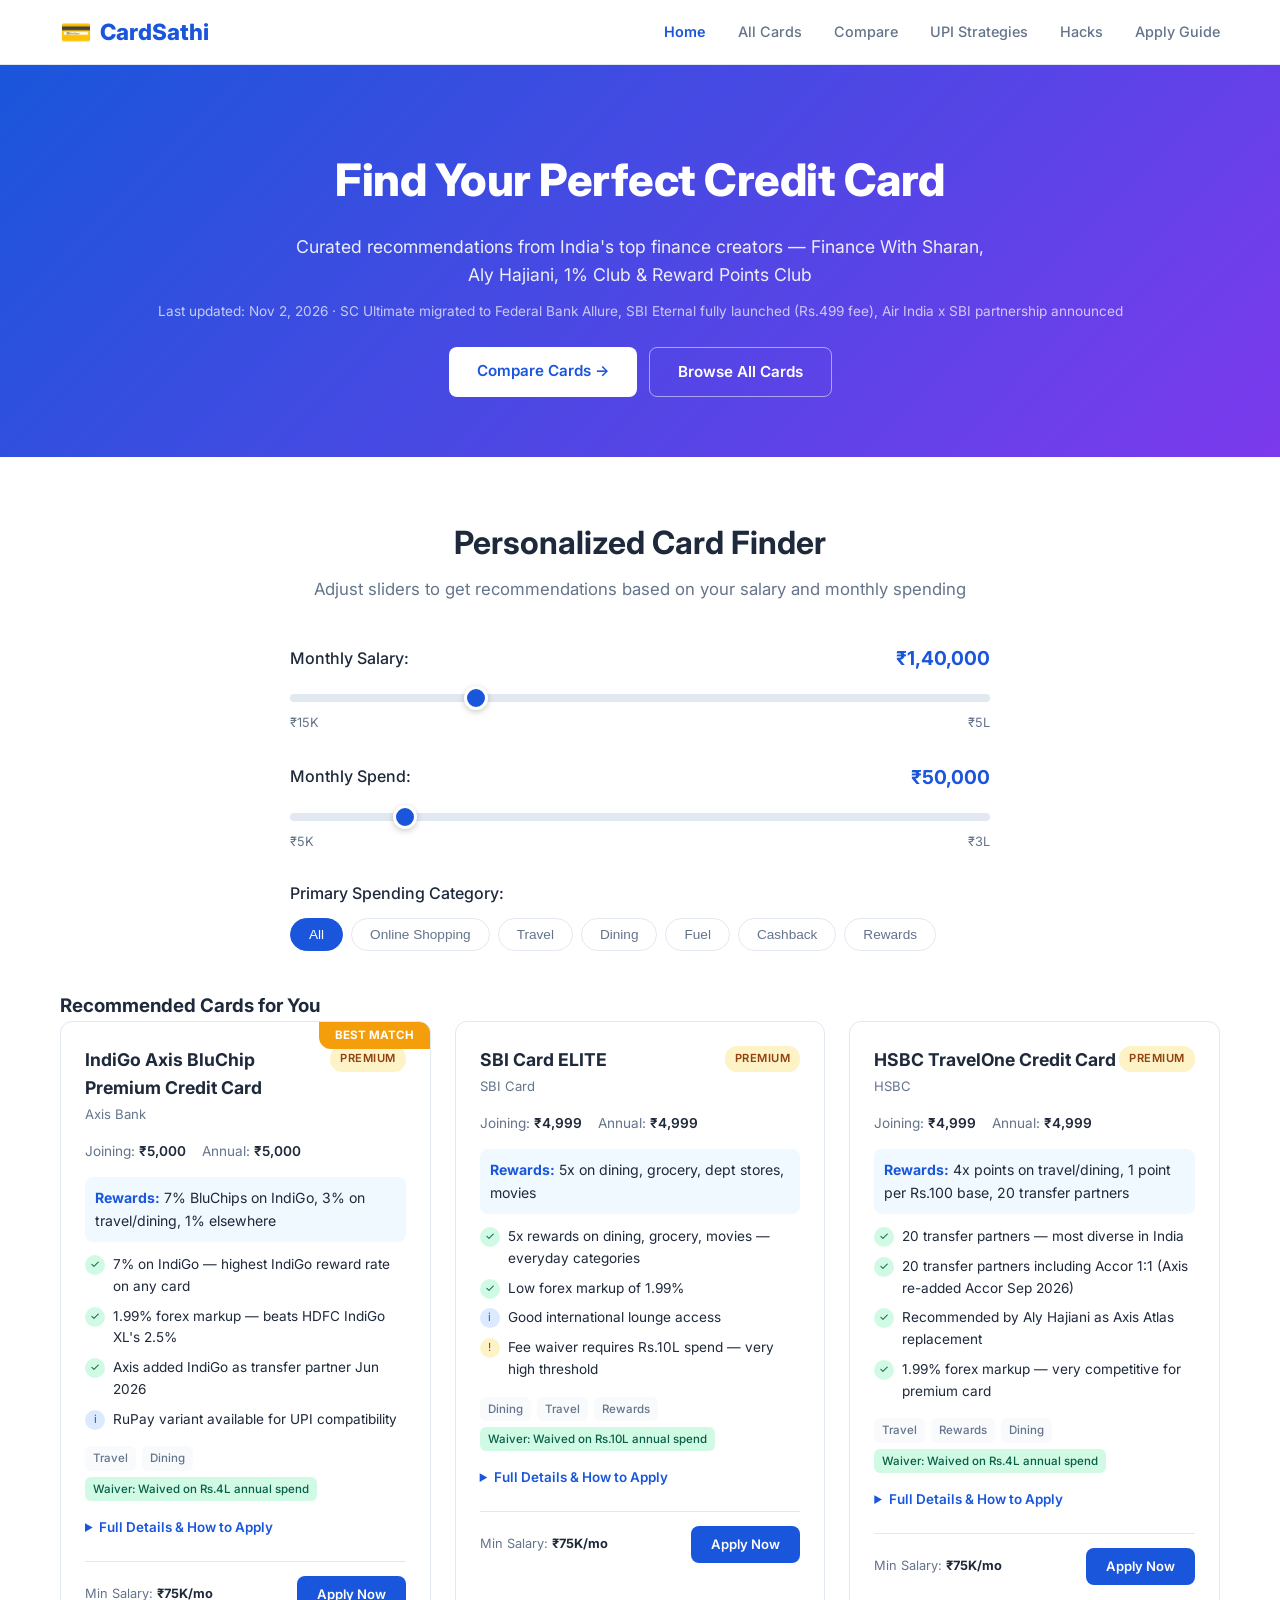
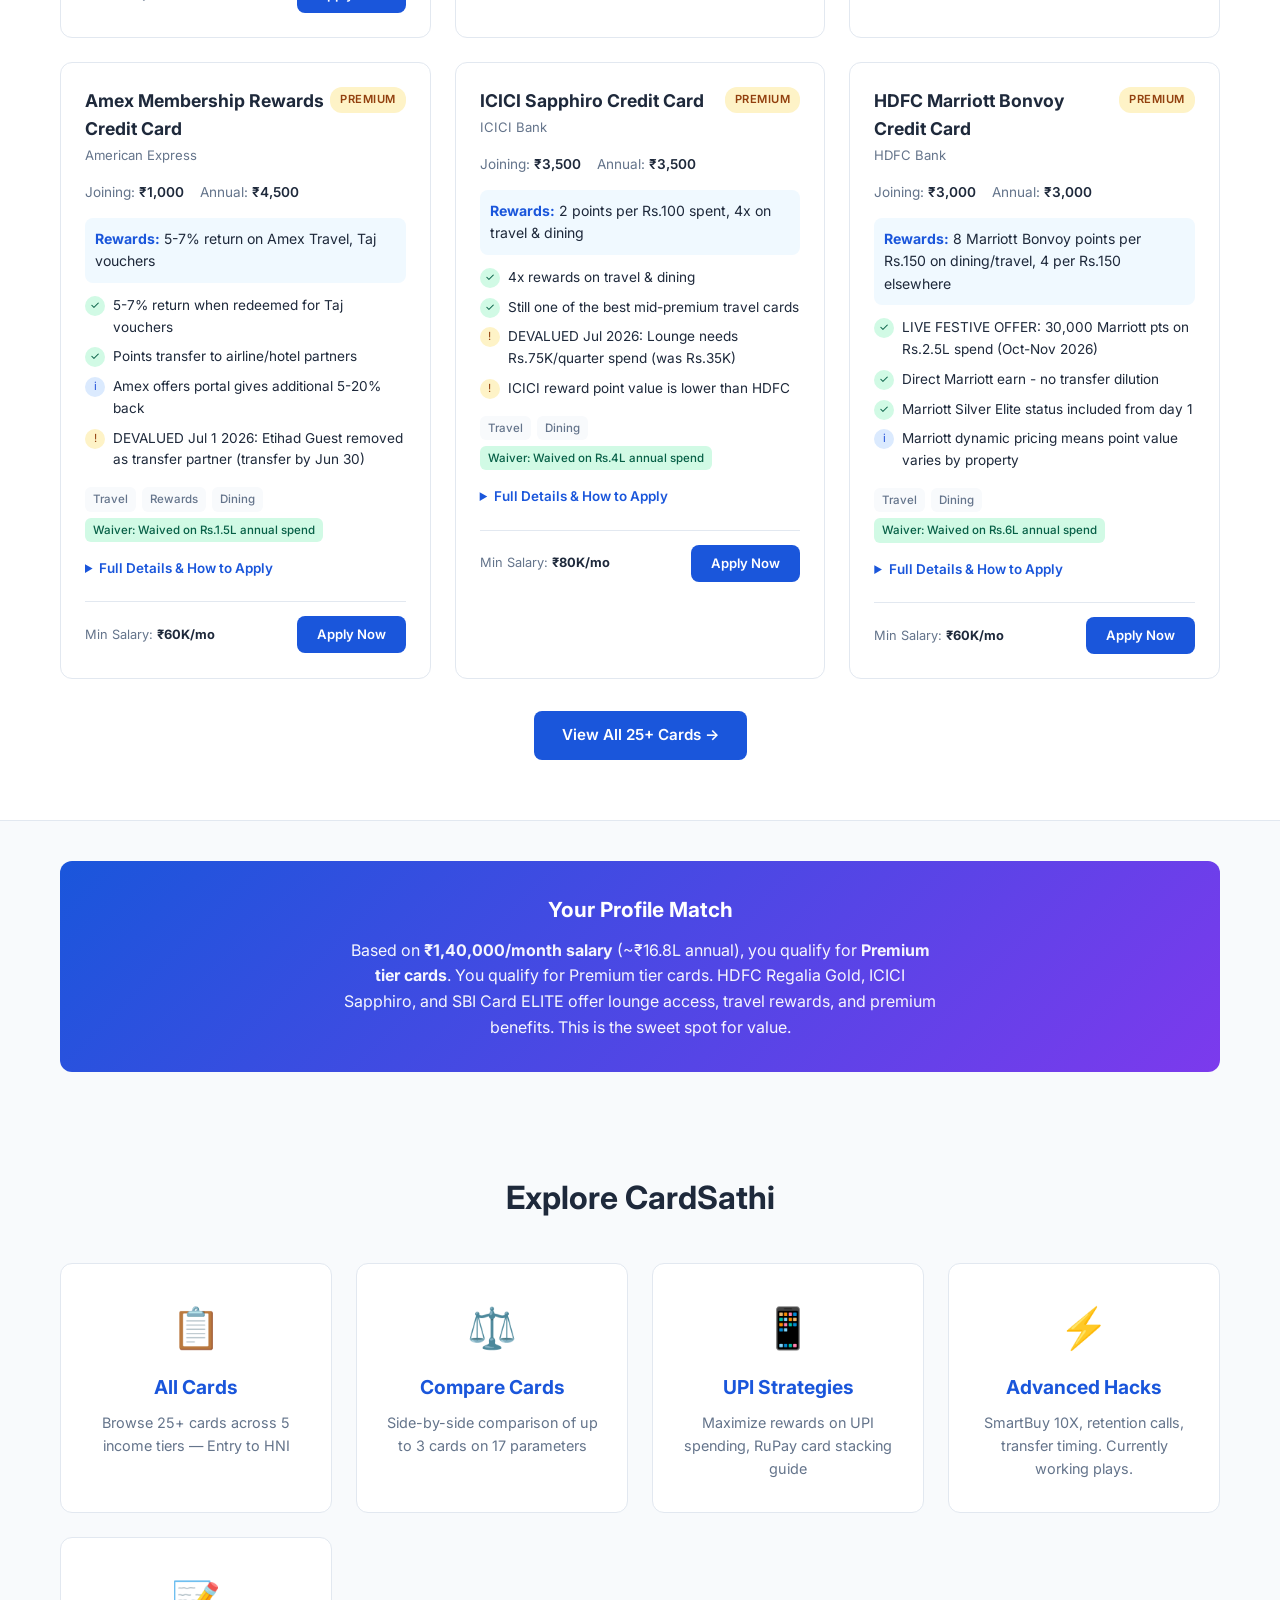
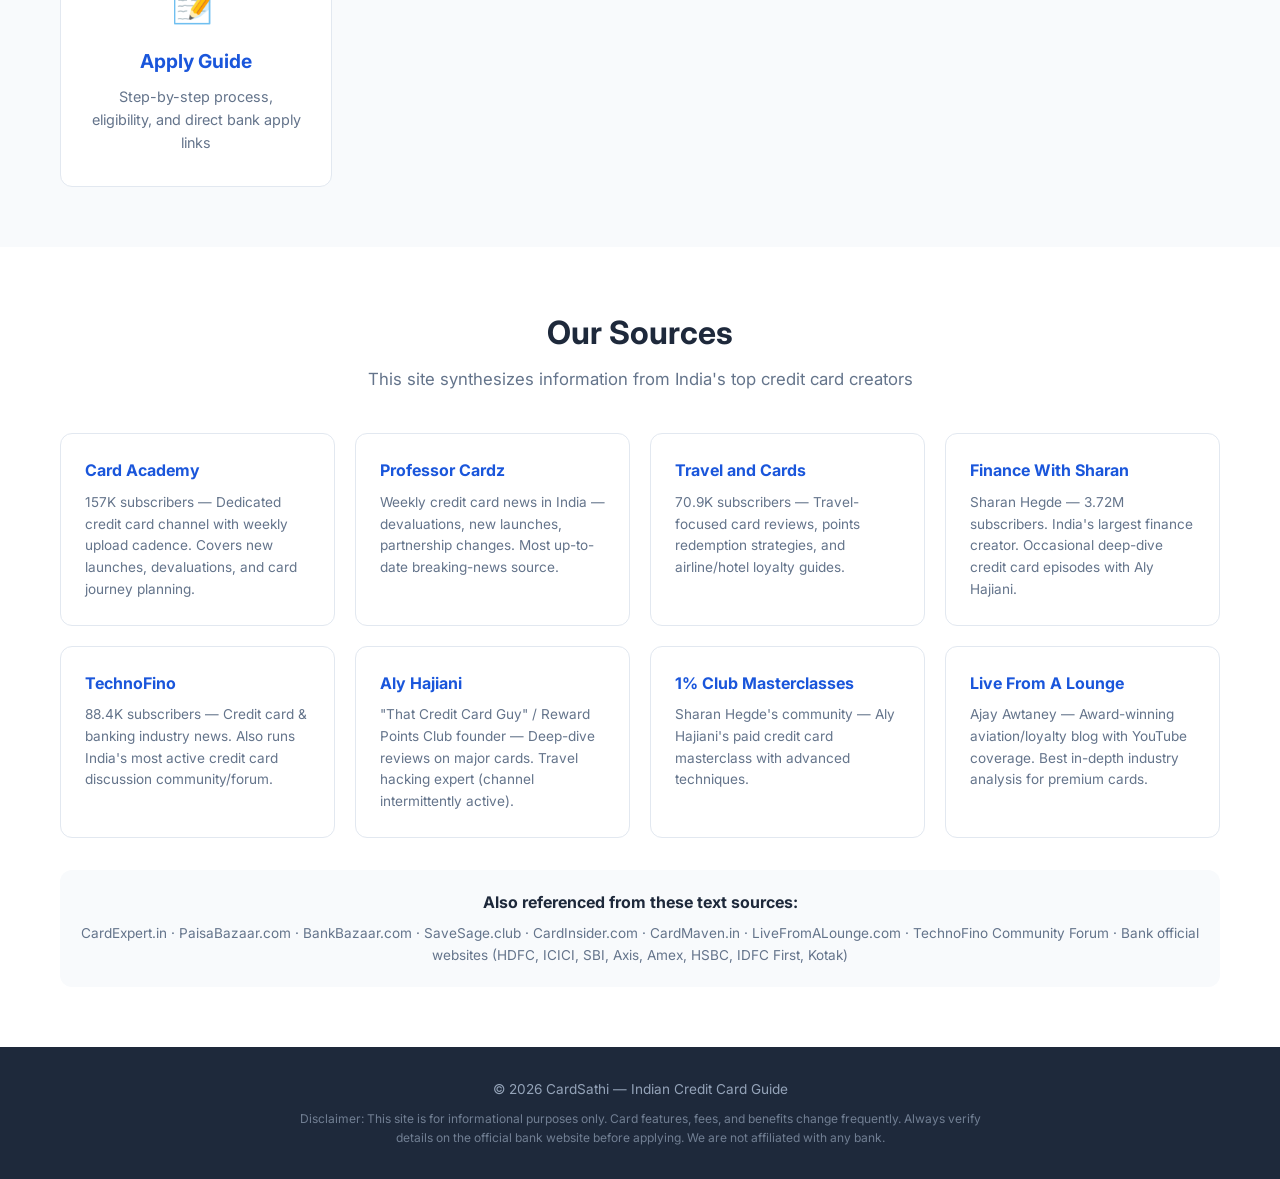
<file: index.html>
<!DOCTYPE html>
<html lang="en">
<head>
    <meta charset="UTF-8">
    <meta name="viewport" content="width=device-width, initial-scale=1.0">
    <title>CardSathi - Find Your Perfect Indian Credit Card 2026</title>
    <link rel="preconnect" href="https://fonts.googleapis.com">
    <link href="https://fonts.googleapis.com/css2?family=Inter:wght@300;400;500;600;700;800&display=swap" rel="stylesheet">
    <link rel="stylesheet" href="style.css">
</head>
<body>
    <nav class="navbar">
        <div class="container nav-container">
            <a href="index.html" class="logo">
                <span class="logo-icon">💳</span>
                <span class="logo-text">CardSathi</span>
            </a>
            <ul class="nav-links">
                <li><a href="index.html" class="active">Home</a></li>
                <li><a href="cards.html">All Cards</a></li>
                <li><a href="compare.html">Compare</a></li>
                <li><a href="strategies.html">UPI Strategies</a></li>
                <li><a href="hacks.html">Hacks</a></li>
                <li><a href="guide.html">Apply Guide</a></li>
            </ul>
            <button class="mobile-menu-btn" onclick="toggleMobileMenu()">&#9776;</button>
        </div>
    </nav>

    <header class="hero">
        <div class="container">
            <h1>Find Your Perfect Credit Card</h1>
            <p class="hero-subtitle">Curated recommendations from India's top finance creators — Finance With Sharan, Aly Hajiani, 1% Club & Reward Points Club</p>
            <p class="last-updated">Last updated: <span id="lastUpdated">Nov 2, 2026</span> · SC Ultimate migrated to Federal Bank Allure, SBI Eternal fully launched (Rs.499 fee), Air India x SBI partnership announced</p>
            <div class="hero-cta">
                <a href="compare.html" class="cta-btn cta-btn-primary">Compare Cards →</a>
                <a href="cards.html" class="cta-btn cta-btn-secondary">Browse All Cards</a>
            </div>
        </div>
    </header>

    <!-- INTERACTIVE CARD FINDER -->
    <section id="finder" class="section finder-section">
        <div class="container">
            <h2>Personalized Card Finder</h2>
            <p class="section-desc">Adjust sliders to get recommendations based on your salary and monthly spending</p>

            <div class="finder-controls">
                <div class="slider-group">
                    <label>Monthly Salary: <strong id="salaryDisplay">&#8377;1,40,000</strong></label>
                    <input type="range" id="salarySlider" min="15000" max="500000" step="5000" value="140000">
                    <div class="slider-labels">
                        <span>&#8377;15K</span>
                        <span>&#8377;5L</span>
                    </div>
                </div>
                <div class="slider-group">
                    <label>Monthly Spend: <strong id="spendDisplay">&#8377;50,000</strong></label>
                    <input type="range" id="spendSlider" min="5000" max="300000" step="5000" value="50000">
                    <div class="slider-labels">
                        <span>&#8377;5K</span>
                        <span>&#8377;3L</span>
                    </div>
                </div>
                <div class="spend-category-group">
                    <label>Primary Spending Category:</label>
                    <div class="category-chips">
                        <button class="chip active" data-category="all" onclick="selectCategory(this)">All</button>
                        <button class="chip" data-category="online" onclick="selectCategory(this)">Online Shopping</button>
                        <button class="chip" data-category="travel" onclick="selectCategory(this)">Travel</button>
                        <button class="chip" data-category="dining" onclick="selectCategory(this)">Dining</button>
                        <button class="chip" data-category="fuel" onclick="selectCategory(this)">Fuel</button>
                        <button class="chip" data-category="cashback" onclick="selectCategory(this)">Cashback</button>
                        <button class="chip" data-category="rewards" onclick="selectCategory(this)">Rewards</button>
                    </div>
                </div>
            </div>

            <div class="finder-results">
                <h3>Recommended Cards for You</h3>
                <div id="recommendedCards" class="cards-grid"></div>
            </div>

            <div style="text-align:center;margin-top:32px">
                <a href="cards.html" class="cta-btn cta-btn-primary">View All 25+ Cards →</a>
            </div>
        </div>
    </section>

    <!-- YOUR PROFILE CARD -->
    <section class="section profile-section">
        <div class="container">
            <div class="profile-card">
                <h3>Your Profile Match</h3>
                <div id="profileSummary">
                    <p>Based on <strong>&#8377;1.4L/month salary</strong>, you qualify for <strong>Premium tier cards</strong>.</p>
                </div>
            </div>
        </div>
    </section>

    <!-- QUICK LINKS -->
    <section class="section">
        <div class="container">
            <h2>Explore CardSathi</h2>
            <div class="quick-links-grid">
                <a href="cards.html" class="quick-link">
                    <div class="quick-link-icon">📋</div>
                    <h3>All Cards</h3>
                    <p>Browse 25+ cards across 5 income tiers — Entry to HNI</p>
                </a>
                <a href="compare.html" class="quick-link">
                    <div class="quick-link-icon">⚖️</div>
                    <h3>Compare Cards</h3>
                    <p>Side-by-side comparison of up to 3 cards on 17 parameters</p>
                </a>
                <a href="strategies.html" class="quick-link">
                    <div class="quick-link-icon">📱</div>
                    <h3>UPI Strategies</h3>
                    <p>Maximize rewards on UPI spending, RuPay card stacking guide</p>
                </a>
                <a href="hacks.html" class="quick-link">
                    <div class="quick-link-icon">⚡</div>
                    <h3>Advanced Hacks</h3>
                    <p>SmartBuy 10X, retention calls, transfer timing. Currently working plays.</p>
                </a>
                <a href="guide.html" class="quick-link">
                    <div class="quick-link-icon">📝</div>
                    <h3>Apply Guide</h3>
                    <p>Step-by-step process, eligibility, and direct bank apply links</p>
                </a>
            </div>
        </div>
    </section>

    <!-- SOURCES -->
    <section id="sources" class="section sources-section">
        <div class="container">
            <h2>Our Sources</h2>
            <p class="section-desc">This site synthesizes information from India's top credit card creators</p>
            <div class="sources-grid">
                <a href="https://www.youtube.com/@CardAcademy" target="_blank" class="source-card">
                    <h3>Card Academy</h3>
                    <p>157K subscribers — Dedicated credit card channel with weekly upload cadence. Covers new launches, devaluations, and card journey planning.</p>
                </a>
                <a href="https://www.youtube.com/@ProfessorCardz" target="_blank" class="source-card">
                    <h3>Professor Cardz</h3>
                    <p>Weekly credit card news in India — devaluations, new launches, partnership changes. Most up-to-date breaking-news source.</p>
                </a>
                <a href="https://www.youtube.com/@travelandcards" target="_blank" class="source-card">
                    <h3>Travel and Cards</h3>
                    <p>70.9K subscribers — Travel-focused card reviews, points redemption strategies, and airline/hotel loyalty guides.</p>
                </a>
                <a href="https://www.youtube.com/@financewithsharan" target="_blank" class="source-card">
                    <h3>Finance With Sharan</h3>
                    <p>Sharan Hegde — 3.72M subscribers. India's largest finance creator. Occasional deep-dive credit card episodes with Aly Hajiani.</p>
                </a>
                <a href="https://www.youtube.com/@TechnoFino" target="_blank" class="source-card">
                    <h3>TechnoFino</h3>
                    <p>88.4K subscribers — Credit card & banking industry news. Also runs India's most active credit card discussion community/forum.</p>
                </a>
                <a href="https://www.youtube.com/@ThisIsAlyHajiani" target="_blank" class="source-card">
                    <h3>Aly Hajiani</h3>
                    <p>"That Credit Card Guy" / Reward Points Club founder — Deep-dive reviews on major cards. Travel hacking expert (channel intermittently active).</p>
                </a>
                <a href="https://www.onepercentclub.io/masterclasses/aly/" target="_blank" class="source-card">
                    <h3>1% Club Masterclasses</h3>
                    <p>Sharan Hegde's community — Aly Hajiani's paid credit card masterclass with advanced techniques.</p>
                </a>
                <a href="https://www.youtube.com/@LiveFromALoungeTV" target="_blank" class="source-card">
                    <h3>Live From A Lounge</h3>
                    <p>Ajay Awtaney — Award-winning aviation/loyalty blog with YouTube coverage. Best in-depth industry analysis for premium cards.</p>
                </a>
            </div>
            <div class="data-sources" style="margin-top:24px;padding:20px;background:var(--bg);border-radius:12px">
                <h3 style="font-size:1rem;margin-bottom:8px">Also referenced from these text sources:</h3>
                <p style="font-size:0.85rem;color:var(--text-secondary)">CardExpert.in · PaisaBazaar.com · BankBazaar.com · SaveSage.club · CardInsider.com · CardMaven.in · LiveFromALounge.com · TechnoFino Community Forum · Bank official websites (HDFC, ICICI, SBI, Axis, Amex, HSBC, IDFC First, Kotak)</p>
            </div>
        </div>
    </section>

    <footer>
        <div class="container">
            <p>&copy; 2026 CardSathi — Indian Credit Card Guide</p>
            <p class="disclaimer">Disclaimer: This site is for informational purposes only. Card features, fees, and benefits change frequently. Always verify details on the official bank website before applying. We are not affiliated with any bank.</p>
        </div>
    </footer>

    <script src="data.js"></script>
    <script src="app.js"></script>
</body>
</html>
</file>
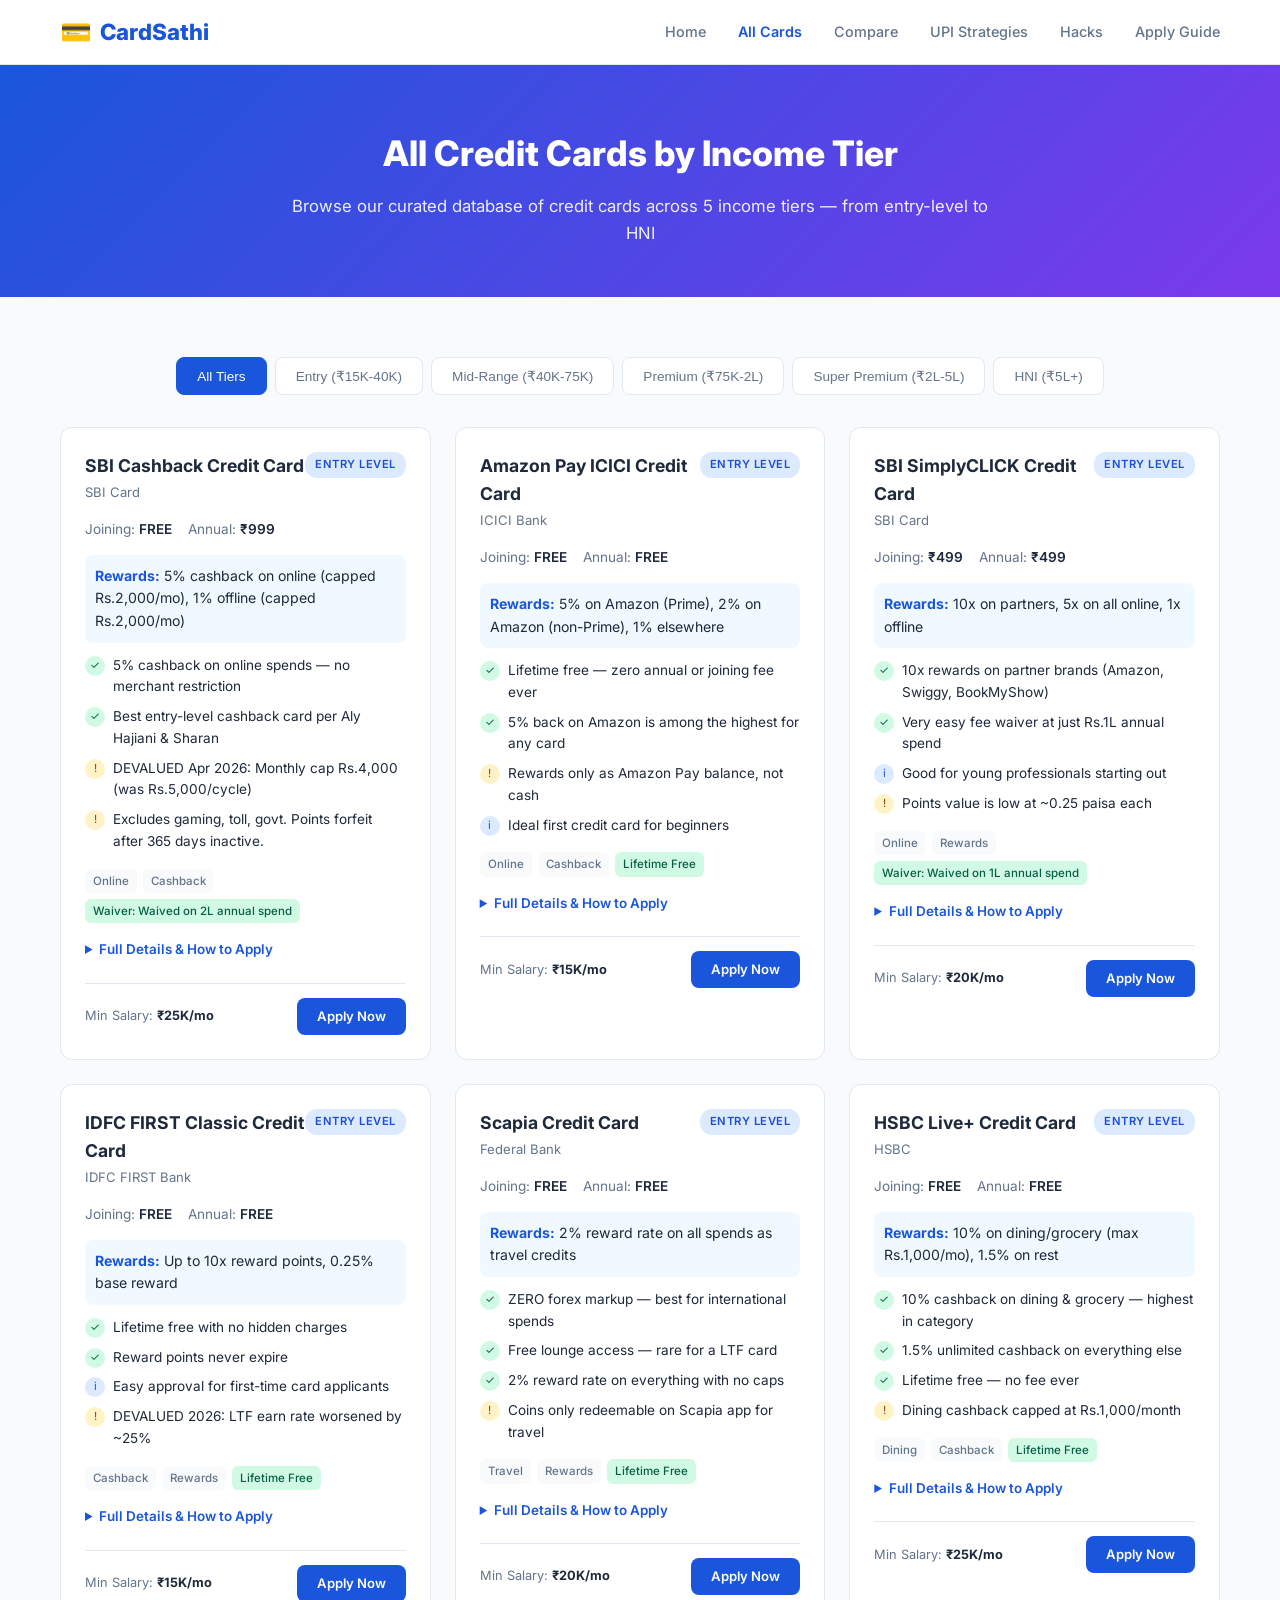
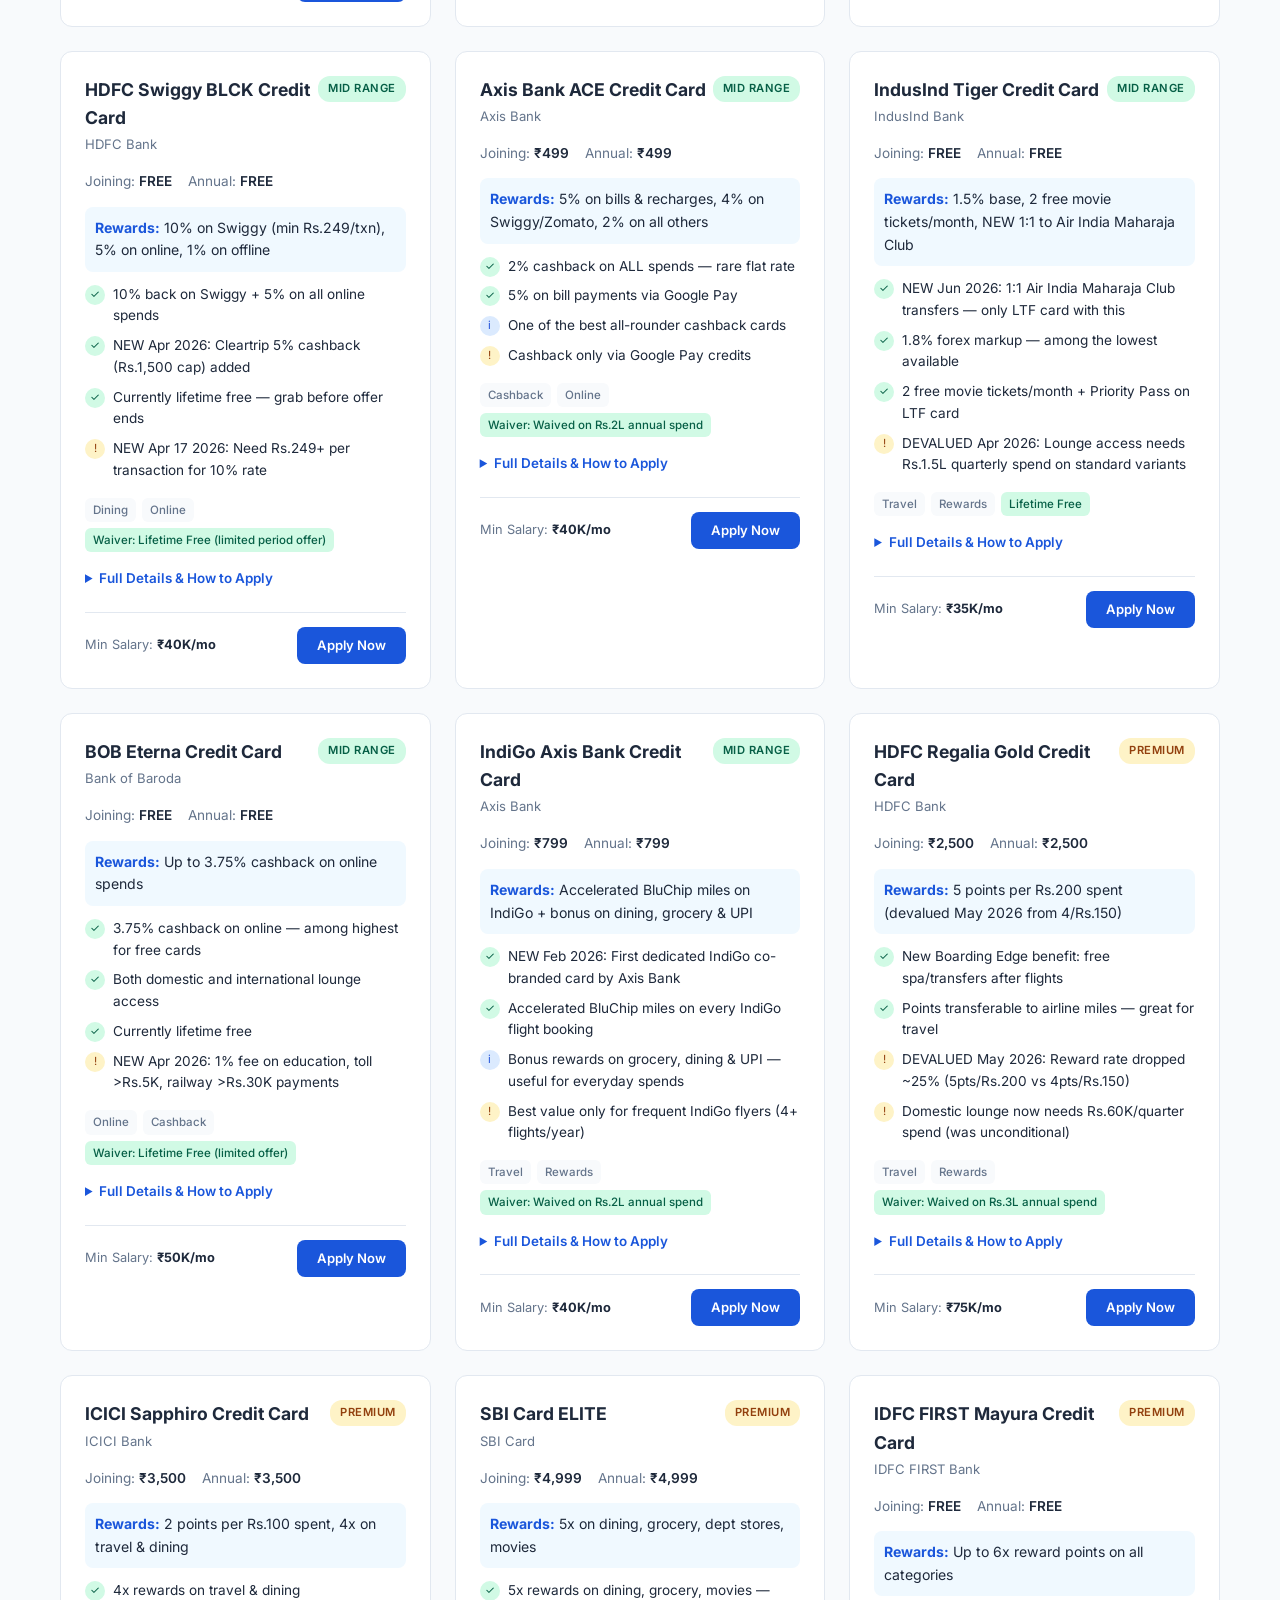
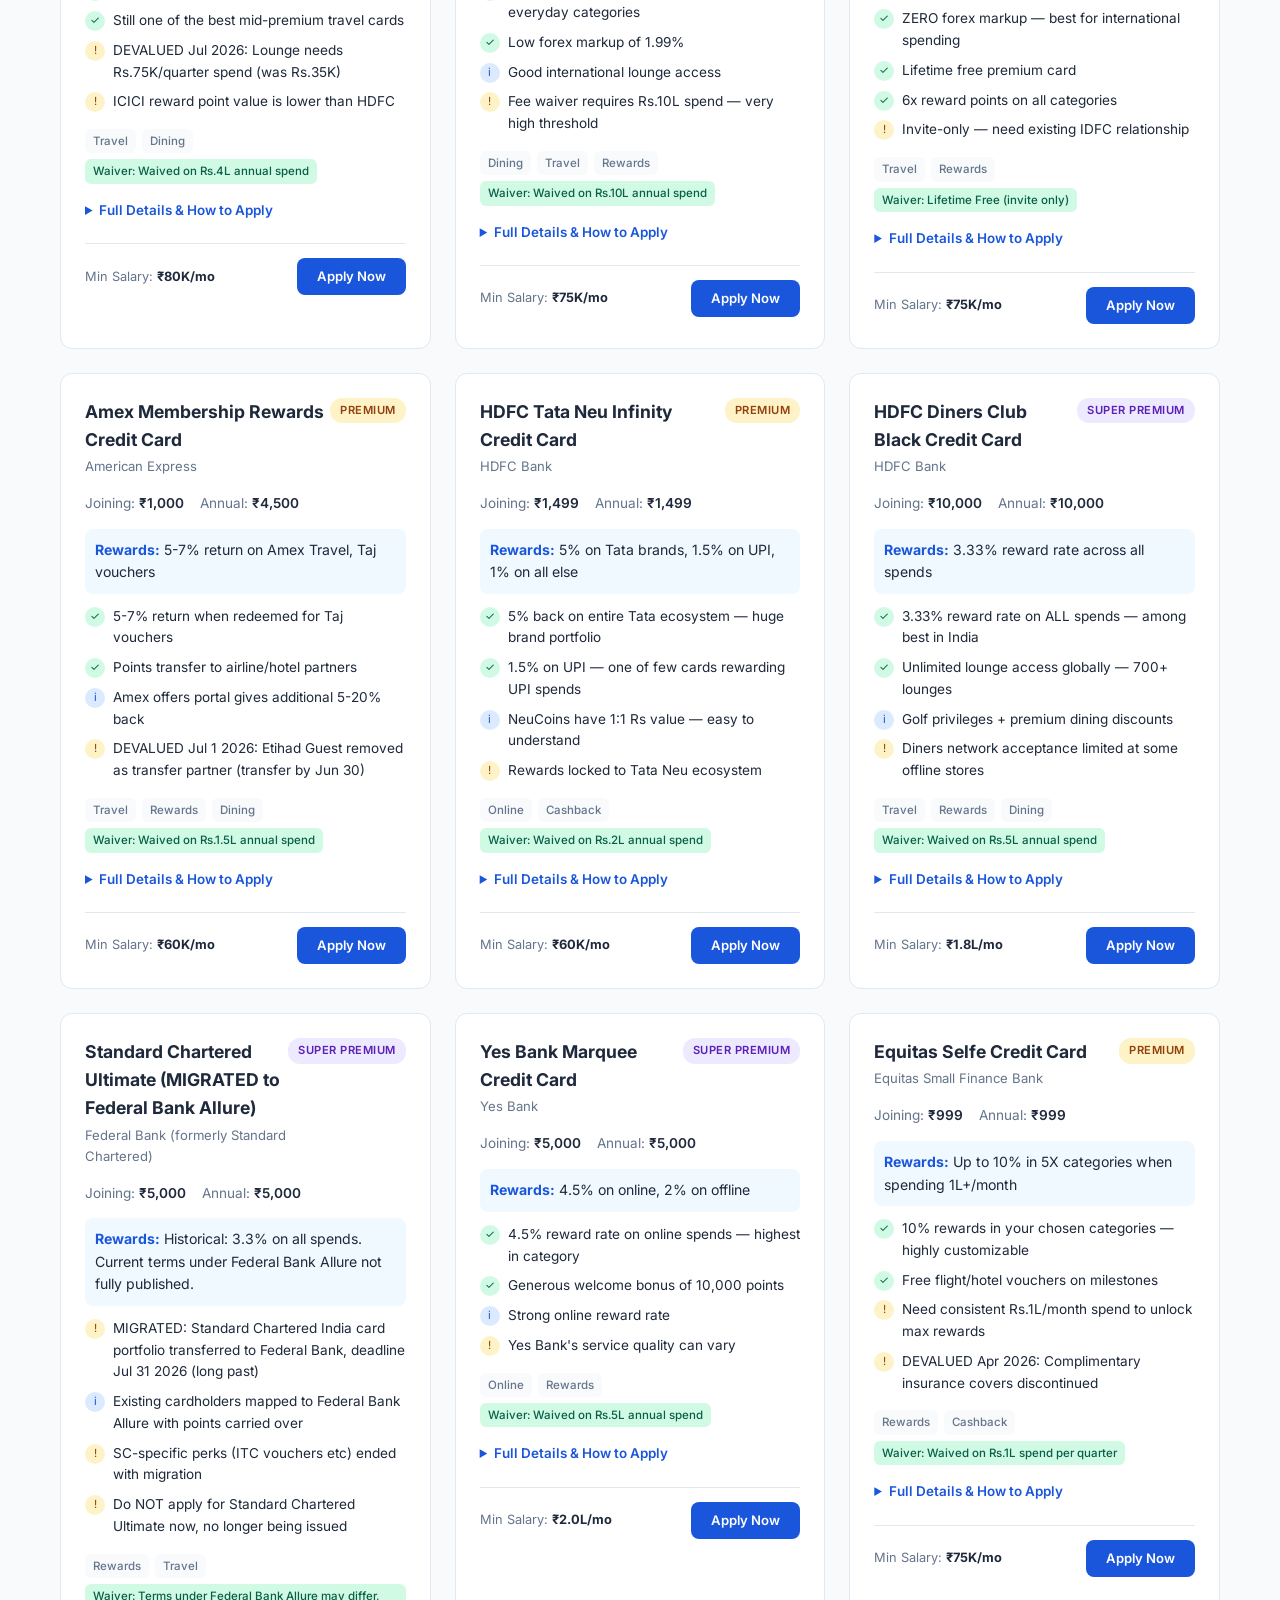
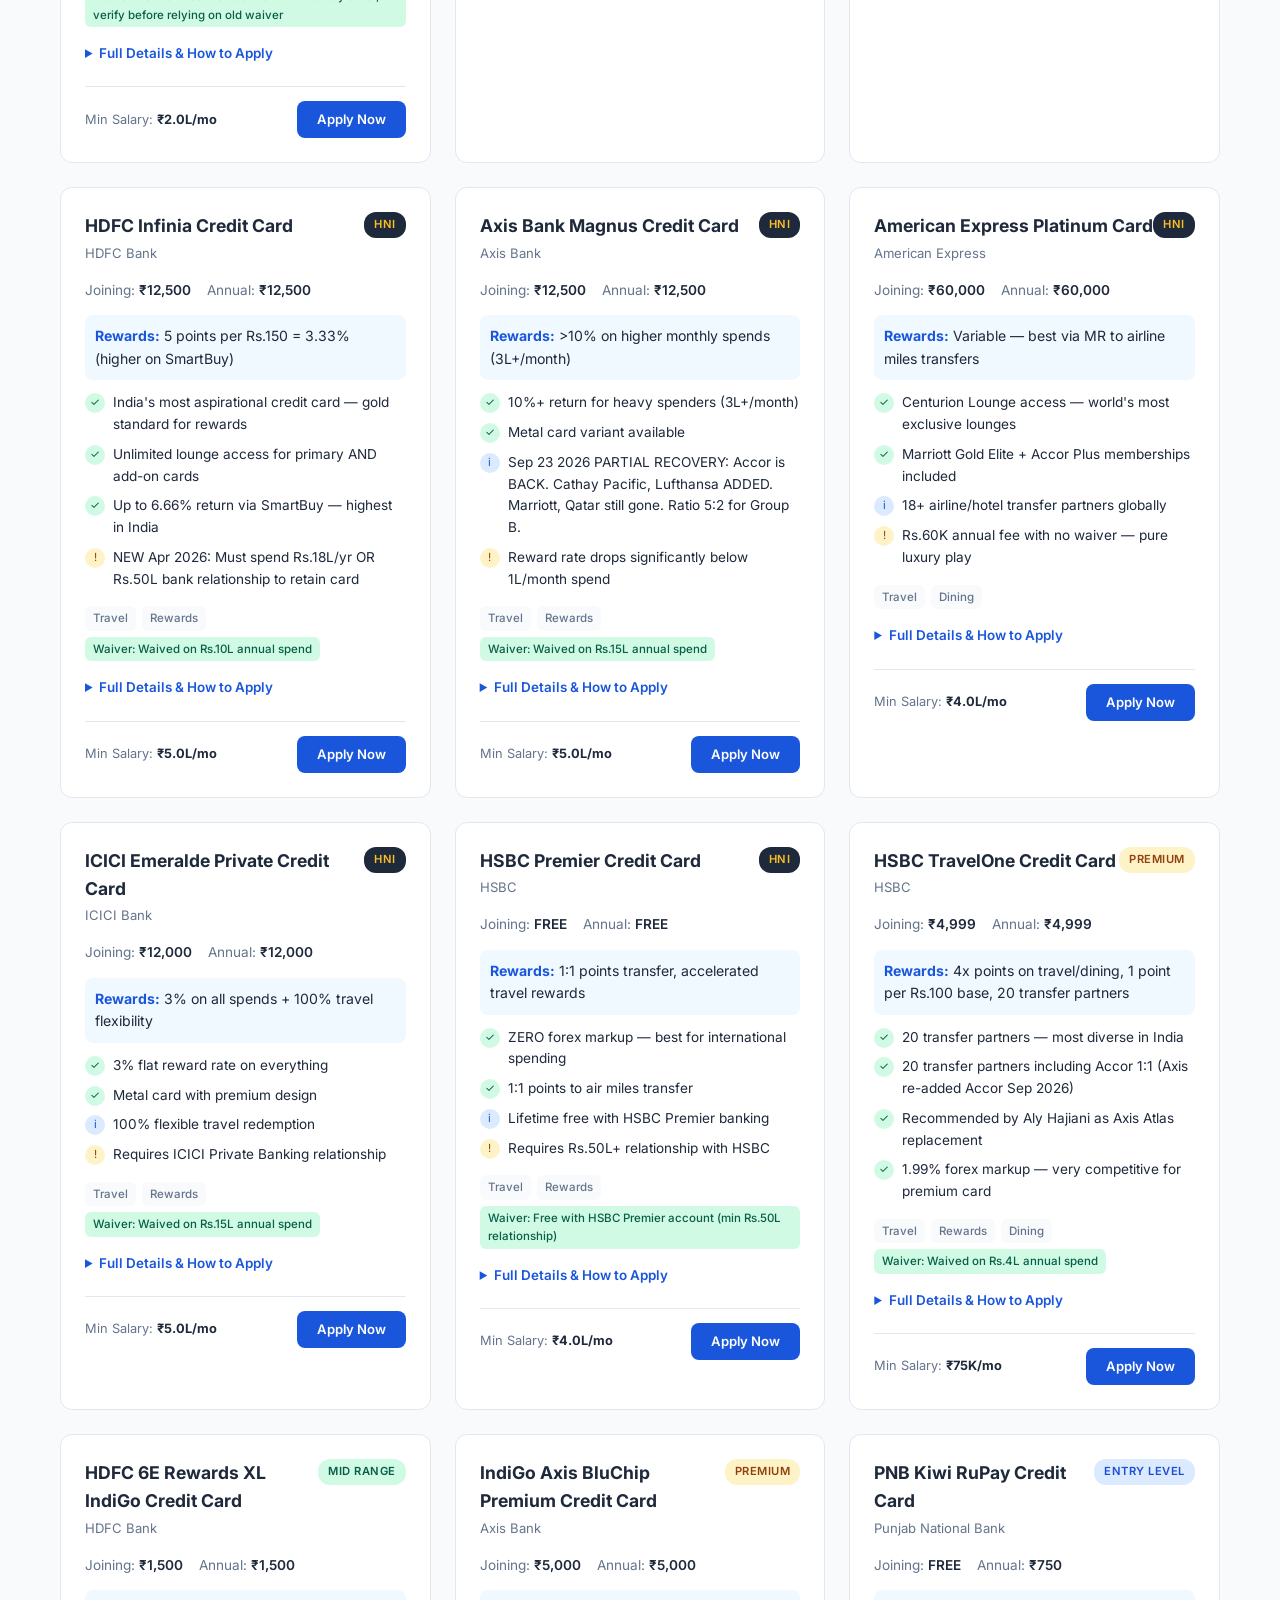
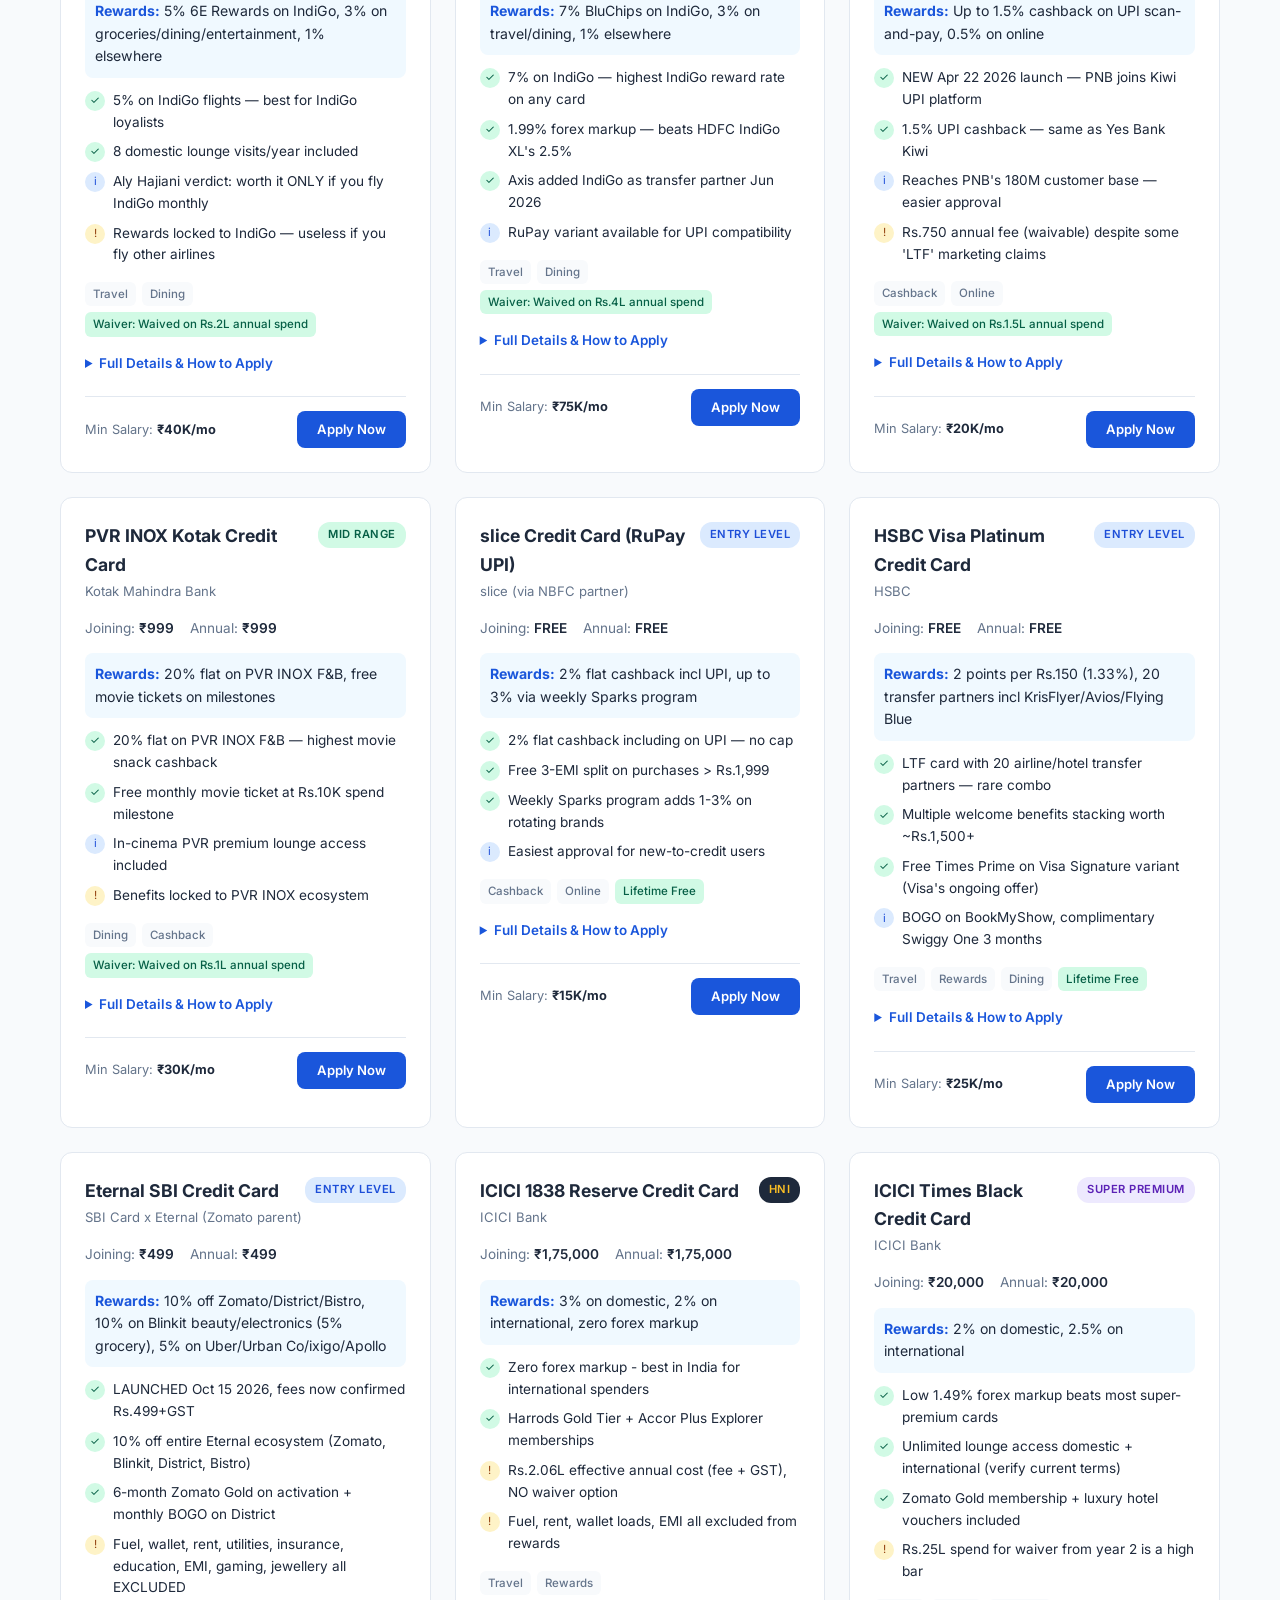
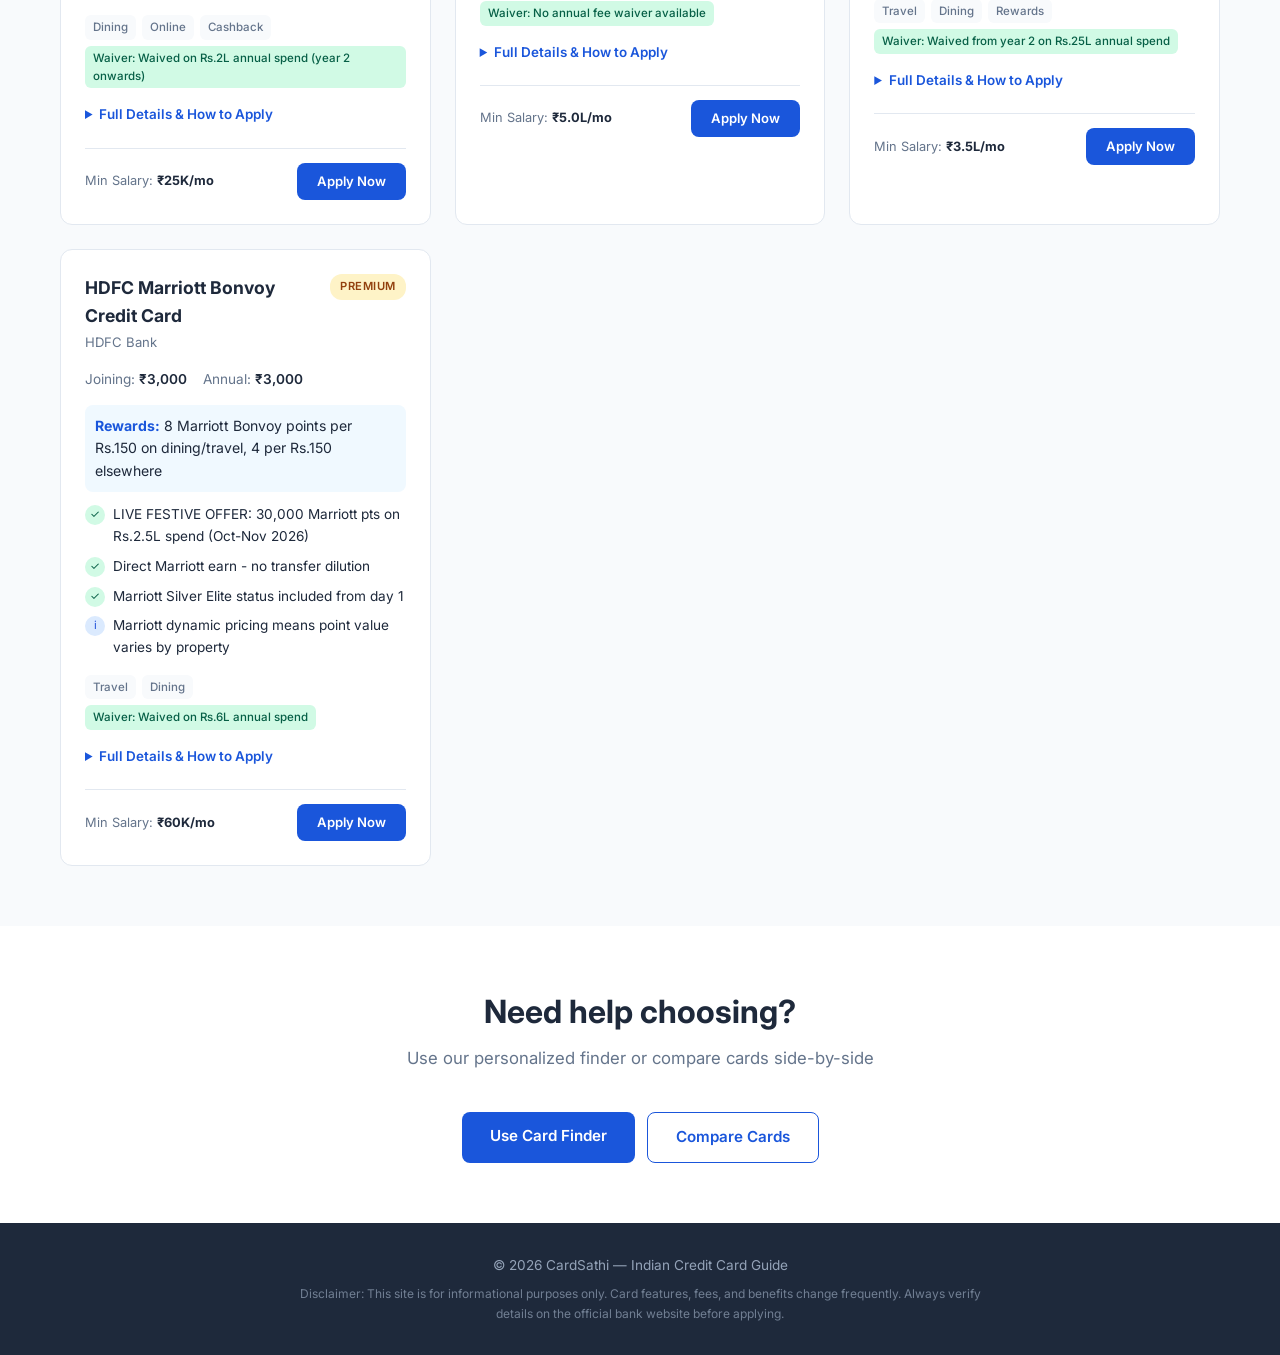
<file: cards.html>
<!DOCTYPE html>
<html lang="en">
<head>
    <meta charset="UTF-8">
    <meta name="viewport" content="width=device-width, initial-scale=1.0">
    <title>All Credit Cards by Income Tier | CardSathi</title>
    <link rel="preconnect" href="https://fonts.googleapis.com">
    <link href="https://fonts.googleapis.com/css2?family=Inter:wght@300;400;500;600;700;800&display=swap" rel="stylesheet">
    <link rel="stylesheet" href="style.css">
</head>
<body>
    <nav class="navbar">
        <div class="container nav-container">
            <a href="index.html" class="logo">
                <span class="logo-icon">💳</span>
                <span class="logo-text">CardSathi</span>
            </a>
            <ul class="nav-links">
                <li><a href="index.html">Home</a></li>
                <li><a href="cards.html" class="active">All Cards</a></li>
                <li><a href="compare.html">Compare</a></li>
                <li><a href="strategies.html">UPI Strategies</a></li>
                <li><a href="hacks.html">Hacks</a></li>
                <li><a href="guide.html">Apply Guide</a></li>
            </ul>
            <button class="mobile-menu-btn" onclick="toggleMobileMenu()">&#9776;</button>
        </div>
    </nav>

    <header class="page-header">
        <div class="container">
            <h1>All Credit Cards by Income Tier</h1>
            <p>Browse our curated database of credit cards across 5 income tiers — from entry-level to HNI</p>
        </div>
    </header>

    <section id="cards" class="section">
        <div class="container">
            <div class="tier-filters">
                <button class="tier-btn active" data-tier="all" onclick="filterTier(this)">All Tiers</button>
                <button class="tier-btn" data-tier="entry" onclick="filterTier(this)">Entry (&#8377;15K-40K)</button>
                <button class="tier-btn" data-tier="mid" onclick="filterTier(this)">Mid-Range (&#8377;40K-75K)</button>
                <button class="tier-btn" data-tier="premium" onclick="filterTier(this)">Premium (&#8377;75K-2L)</button>
                <button class="tier-btn" data-tier="super" onclick="filterTier(this)">Super Premium (&#8377;2L-5L)</button>
                <button class="tier-btn" data-tier="hni" onclick="filterTier(this)">HNI (&#8377;5L+)</button>
            </div>
            <div id="allCards" class="cards-grid"></div>
        </div>
    </section>

    <section class="section" style="background:var(--surface);text-align:center">
        <div class="container">
            <h2>Need help choosing?</h2>
            <p class="section-desc">Use our personalized finder or compare cards side-by-side</p>
            <div class="hero-cta" style="justify-content:center">
                <a href="index.html#finder" class="cta-btn cta-btn-primary">Use Card Finder</a>
                <a href="compare.html" class="cta-btn cta-btn-secondary">Compare Cards</a>
            </div>
        </div>
    </section>

    <footer>
        <div class="container">
            <p>&copy; 2026 CardSathi — Indian Credit Card Guide</p>
            <p class="disclaimer">Disclaimer: This site is for informational purposes only. Card features, fees, and benefits change frequently. Always verify details on the official bank website before applying.</p>
        </div>
    </footer>

    <script src="data.js"></script>
    <script src="app.js"></script>
</body>
</html>
</file>
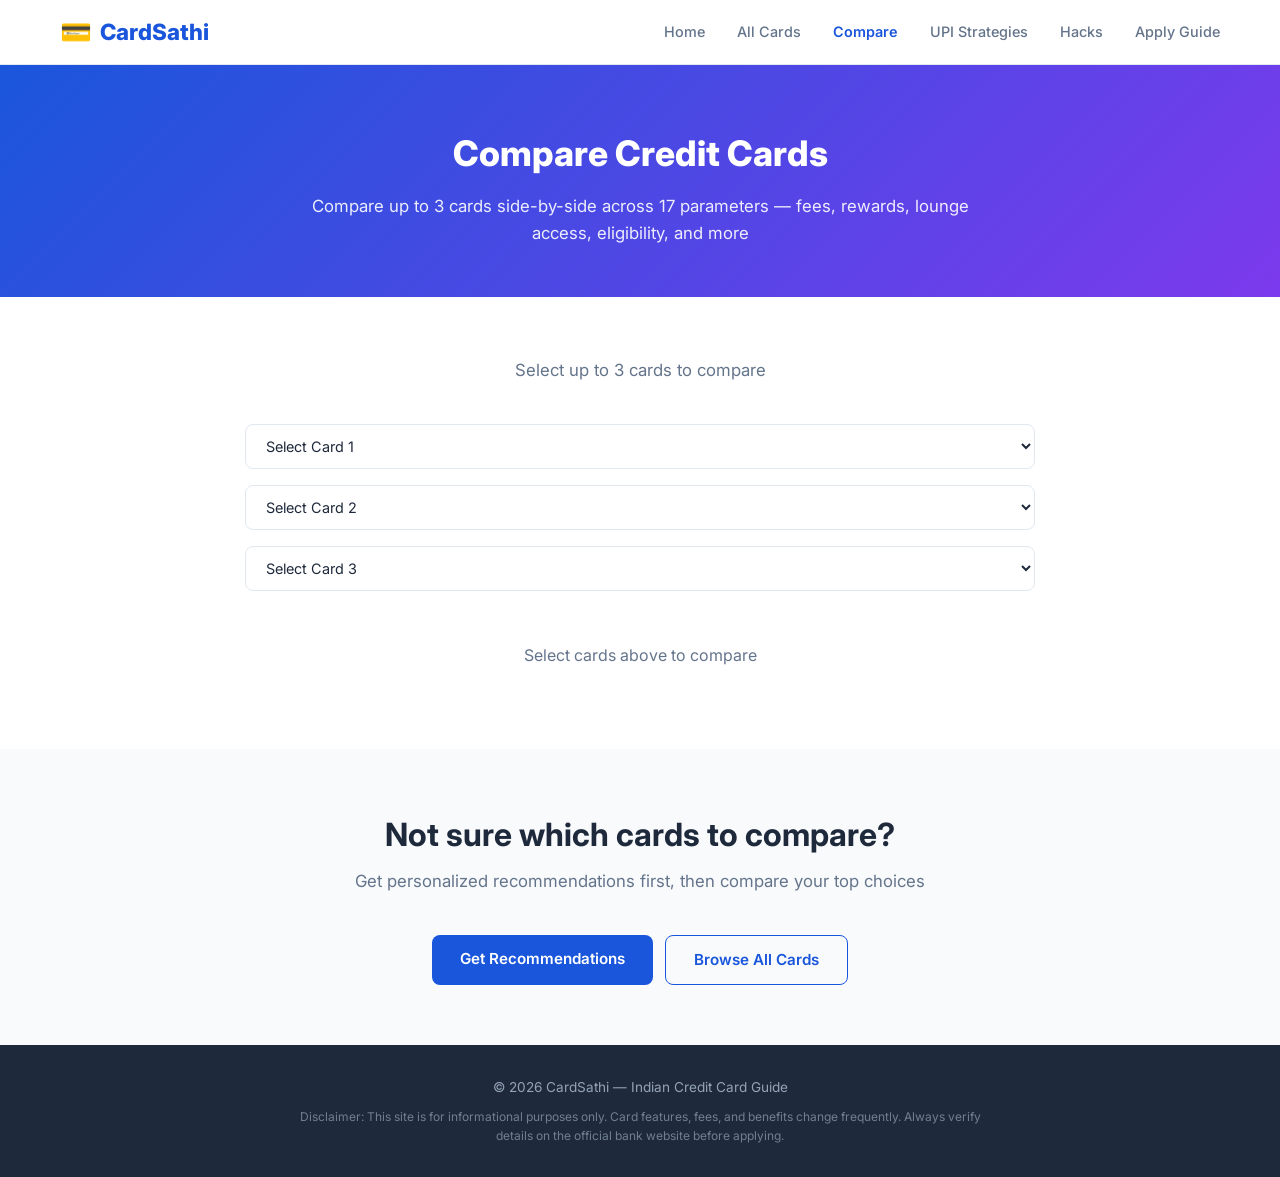
<file: compare.html>
<!DOCTYPE html>
<html lang="en">
<head>
    <meta charset="UTF-8">
    <meta name="viewport" content="width=device-width, initial-scale=1.0">
    <title>Compare Credit Cards Side by Side | CardSathi</title>
    <link rel="preconnect" href="https://fonts.googleapis.com">
    <link href="https://fonts.googleapis.com/css2?family=Inter:wght@300;400;500;600;700;800&display=swap" rel="stylesheet">
    <link rel="stylesheet" href="style.css">
</head>
<body>
    <nav class="navbar">
        <div class="container nav-container">
            <a href="index.html" class="logo">
                <span class="logo-icon">💳</span>
                <span class="logo-text">CardSathi</span>
            </a>
            <ul class="nav-links">
                <li><a href="index.html">Home</a></li>
                <li><a href="cards.html">All Cards</a></li>
                <li><a href="compare.html" class="active">Compare</a></li>
                <li><a href="strategies.html">UPI Strategies</a></li>
                <li><a href="hacks.html">Hacks</a></li>
                <li><a href="guide.html">Apply Guide</a></li>
            </ul>
            <button class="mobile-menu-btn" onclick="toggleMobileMenu()">&#9776;</button>
        </div>
    </nav>

    <header class="page-header">
        <div class="container">
            <h1>Compare Credit Cards</h1>
            <p>Compare up to 3 cards side-by-side across 17 parameters — fees, rewards, lounge access, eligibility, and more</p>
        </div>
    </header>

    <section id="compare" class="section compare-section">
        <div class="container">
            <p class="section-desc">Select up to 3 cards to compare</p>
            <div class="compare-selectors">
                <select id="compare1" onchange="updateComparison()">
                    <option value="">Select Card 1</option>
                </select>
                <select id="compare2" onchange="updateComparison()">
                    <option value="">Select Card 2</option>
                </select>
                <select id="compare3" onchange="updateComparison()">
                    <option value="">Select Card 3</option>
                </select>
            </div>
            <div id="comparisonTable" class="comparison-table-wrapper"></div>
        </div>
    </section>

    <section class="section" style="background:var(--bg);text-align:center">
        <div class="container">
            <h2>Not sure which cards to compare?</h2>
            <p class="section-desc">Get personalized recommendations first, then compare your top choices</p>
            <div class="hero-cta" style="justify-content:center">
                <a href="index.html#finder" class="cta-btn cta-btn-primary">Get Recommendations</a>
                <a href="cards.html" class="cta-btn cta-btn-secondary">Browse All Cards</a>
            </div>
        </div>
    </section>

    <footer>
        <div class="container">
            <p>&copy; 2026 CardSathi — Indian Credit Card Guide</p>
            <p class="disclaimer">Disclaimer: This site is for informational purposes only. Card features, fees, and benefits change frequently. Always verify details on the official bank website before applying.</p>
        </div>
    </footer>

    <script src="data.js"></script>
    <script src="app.js"></script>
</body>
</html>
</file>
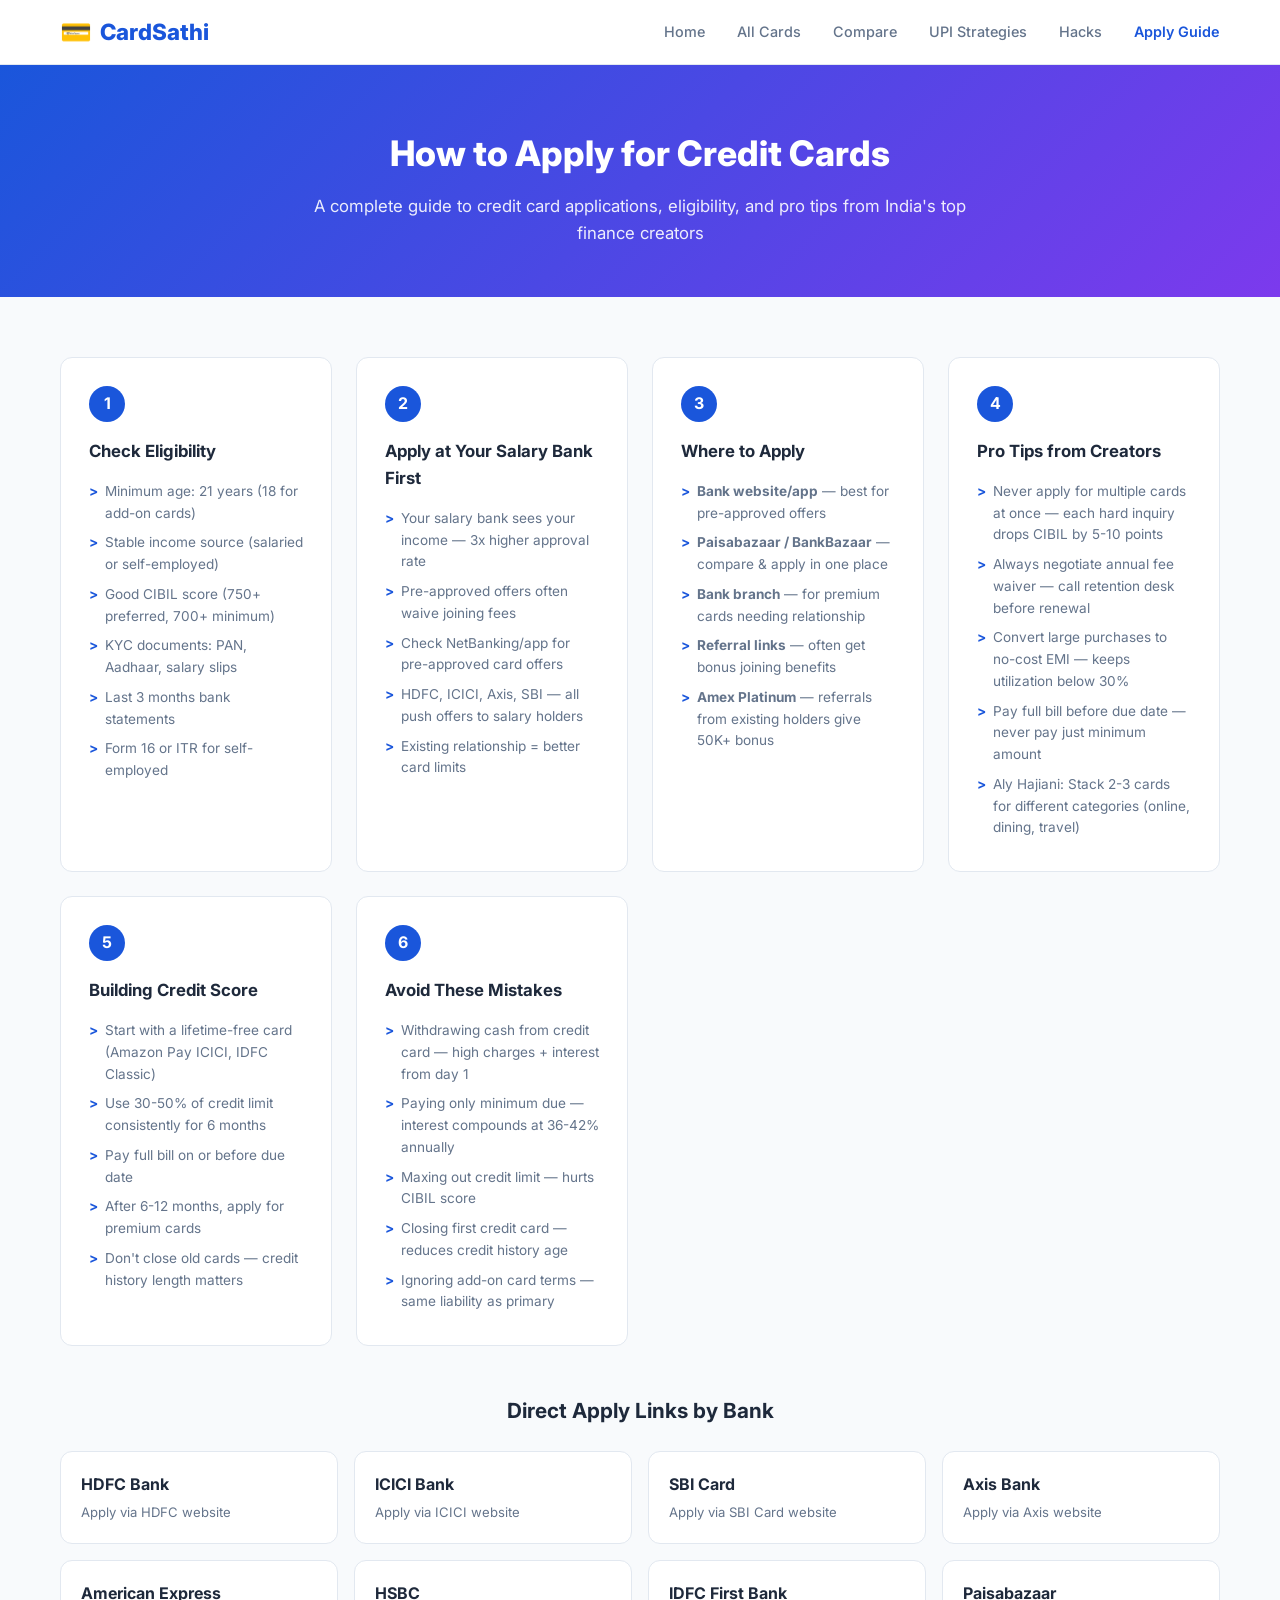
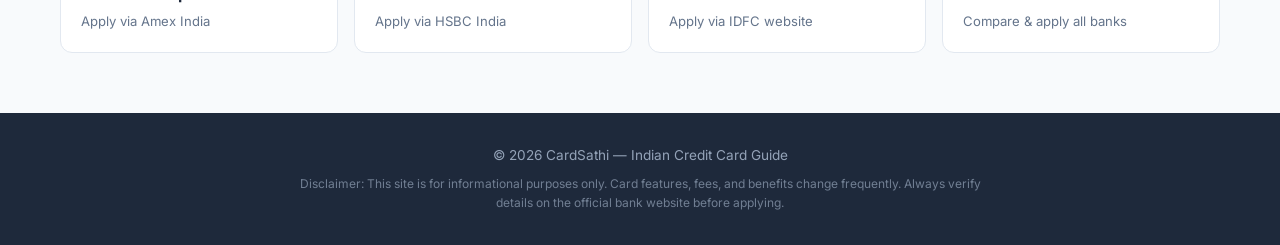
<file: guide.html>
<!DOCTYPE html>
<html lang="en">
<head>
    <meta charset="UTF-8">
    <meta name="viewport" content="width=device-width, initial-scale=1.0">
    <title>How to Apply for Credit Cards in India | CardSathi</title>
    <link rel="preconnect" href="https://fonts.googleapis.com">
    <link href="https://fonts.googleapis.com/css2?family=Inter:wght@300;400;500;600;700;800&display=swap" rel="stylesheet">
    <link rel="stylesheet" href="style.css">
</head>
<body>
    <nav class="navbar">
        <div class="container nav-container">
            <a href="index.html" class="logo">
                <span class="logo-icon">💳</span>
                <span class="logo-text">CardSathi</span>
            </a>
            <ul class="nav-links">
                <li><a href="index.html">Home</a></li>
                <li><a href="cards.html">All Cards</a></li>
                <li><a href="compare.html">Compare</a></li>
                <li><a href="strategies.html">UPI Strategies</a></li>
                <li><a href="hacks.html">Hacks</a></li>
                <li><a href="guide.html" class="active">Apply Guide</a></li>
            </ul>
            <button class="mobile-menu-btn" onclick="toggleMobileMenu()">&#9776;</button>
        </div>
    </nav>

    <header class="page-header">
        <div class="container">
            <h1>How to Apply for Credit Cards</h1>
            <p>A complete guide to credit card applications, eligibility, and pro tips from India's top finance creators</p>
        </div>
    </header>

    <section id="guide" class="section guide-section">
        <div class="container">
            <div class="guide-grid">
                <div class="guide-card">
                    <div class="guide-number">1</div>
                    <h3>Check Eligibility</h3>
                    <ul>
                        <li>Minimum age: 21 years (18 for add-on cards)</li>
                        <li>Stable income source (salaried or self-employed)</li>
                        <li>Good CIBIL score (750+ preferred, 700+ minimum)</li>
                        <li>KYC documents: PAN, Aadhaar, salary slips</li>
                        <li>Last 3 months bank statements</li>
                        <li>Form 16 or ITR for self-employed</li>
                    </ul>
                </div>
                <div class="guide-card">
                    <div class="guide-number">2</div>
                    <h3>Apply at Your Salary Bank First</h3>
                    <ul>
                        <li>Your salary bank sees your income — 3x higher approval rate</li>
                        <li>Pre-approved offers often waive joining fees</li>
                        <li>Check NetBanking/app for pre-approved card offers</li>
                        <li>HDFC, ICICI, Axis, SBI — all push offers to salary holders</li>
                        <li>Existing relationship = better card limits</li>
                    </ul>
                </div>
                <div class="guide-card">
                    <div class="guide-number">3</div>
                    <h3>Where to Apply</h3>
                    <ul>
                        <li><strong>Bank website/app</strong> — best for pre-approved offers</li>
                        <li><strong>Paisabazaar / BankBazaar</strong> — compare & apply in one place</li>
                        <li><strong>Bank branch</strong> — for premium cards needing relationship</li>
                        <li><strong>Referral links</strong> — often get bonus joining benefits</li>
                        <li><strong>Amex Platinum</strong> — referrals from existing holders give 50K+ bonus</li>
                    </ul>
                </div>
                <div class="guide-card">
                    <div class="guide-number">4</div>
                    <h3>Pro Tips from Creators</h3>
                    <ul>
                        <li>Never apply for multiple cards at once — each hard inquiry drops CIBIL by 5-10 points</li>
                        <li>Always negotiate annual fee waiver — call retention desk before renewal</li>
                        <li>Convert large purchases to no-cost EMI — keeps utilization below 30%</li>
                        <li>Pay full bill before due date — never pay just minimum amount</li>
                        <li>Aly Hajiani: Stack 2-3 cards for different categories (online, dining, travel)</li>
                    </ul>
                </div>
                <div class="guide-card">
                    <div class="guide-number">5</div>
                    <h3>Building Credit Score</h3>
                    <ul>
                        <li>Start with a lifetime-free card (Amazon Pay ICICI, IDFC Classic)</li>
                        <li>Use 30-50% of credit limit consistently for 6 months</li>
                        <li>Pay full bill on or before due date</li>
                        <li>After 6-12 months, apply for premium cards</li>
                        <li>Don't close old cards — credit history length matters</li>
                    </ul>
                </div>
                <div class="guide-card">
                    <div class="guide-number">6</div>
                    <h3>Avoid These Mistakes</h3>
                    <ul>
                        <li>Withdrawing cash from credit card — high charges + interest from day 1</li>
                        <li>Paying only minimum due — interest compounds at 36-42% annually</li>
                        <li>Maxing out credit limit — hurts CIBIL score</li>
                        <li>Closing first credit card — reduces credit history age</li>
                        <li>Ignoring add-on card terms — same liability as primary</li>
                    </ul>
                </div>
            </div>

            <div class="apply-links-section">
                <h3>Direct Apply Links by Bank</h3>
                <div class="apply-links-grid">
                    <a href="https://www.hdfcbank.com/personal/pay/cards/credit-cards" target="_blank" class="apply-link-card">
                        <strong>HDFC Bank</strong>
                        <span>Apply via HDFC website</span>
                    </a>
                    <a href="https://www.icicibank.com/card/credit-cards" target="_blank" class="apply-link-card">
                        <strong>ICICI Bank</strong>
                        <span>Apply via ICICI website</span>
                    </a>
                    <a href="https://www.sbicard.com/en/apply-now.page" target="_blank" class="apply-link-card">
                        <strong>SBI Card</strong>
                        <span>Apply via SBI Card website</span>
                    </a>
                    <a href="https://www.axisbank.com/retail/cards/credit-card" target="_blank" class="apply-link-card">
                        <strong>Axis Bank</strong>
                        <span>Apply via Axis website</span>
                    </a>
                    <a href="https://www.americanexpress.com/in/credit-cards/" target="_blank" class="apply-link-card">
                        <strong>American Express</strong>
                        <span>Apply via Amex India</span>
                    </a>
                    <a href="https://www.hsbc.co.in/credit-cards/" target="_blank" class="apply-link-card">
                        <strong>HSBC</strong>
                        <span>Apply via HSBC India</span>
                    </a>
                    <a href="https://www.idfcfirstbank.com/credit-card" target="_blank" class="apply-link-card">
                        <strong>IDFC First Bank</strong>
                        <span>Apply via IDFC website</span>
                    </a>
                    <a href="https://www.paisabazaar.com/credit-card/" target="_blank" class="apply-link-card">
                        <strong>Paisabazaar</strong>
                        <span>Compare & apply all banks</span>
                    </a>
                </div>
            </div>
        </div>
    </section>

    <footer>
        <div class="container">
            <p>&copy; 2026 CardSathi — Indian Credit Card Guide</p>
            <p class="disclaimer">Disclaimer: This site is for informational purposes only. Card features, fees, and benefits change frequently. Always verify details on the official bank website before applying.</p>
        </div>
    </footer>

    <script>
        function toggleMobileMenu() {
            document.querySelector('.nav-links').classList.toggle('active');
        }
    </script>
</body>
</html>
</file>
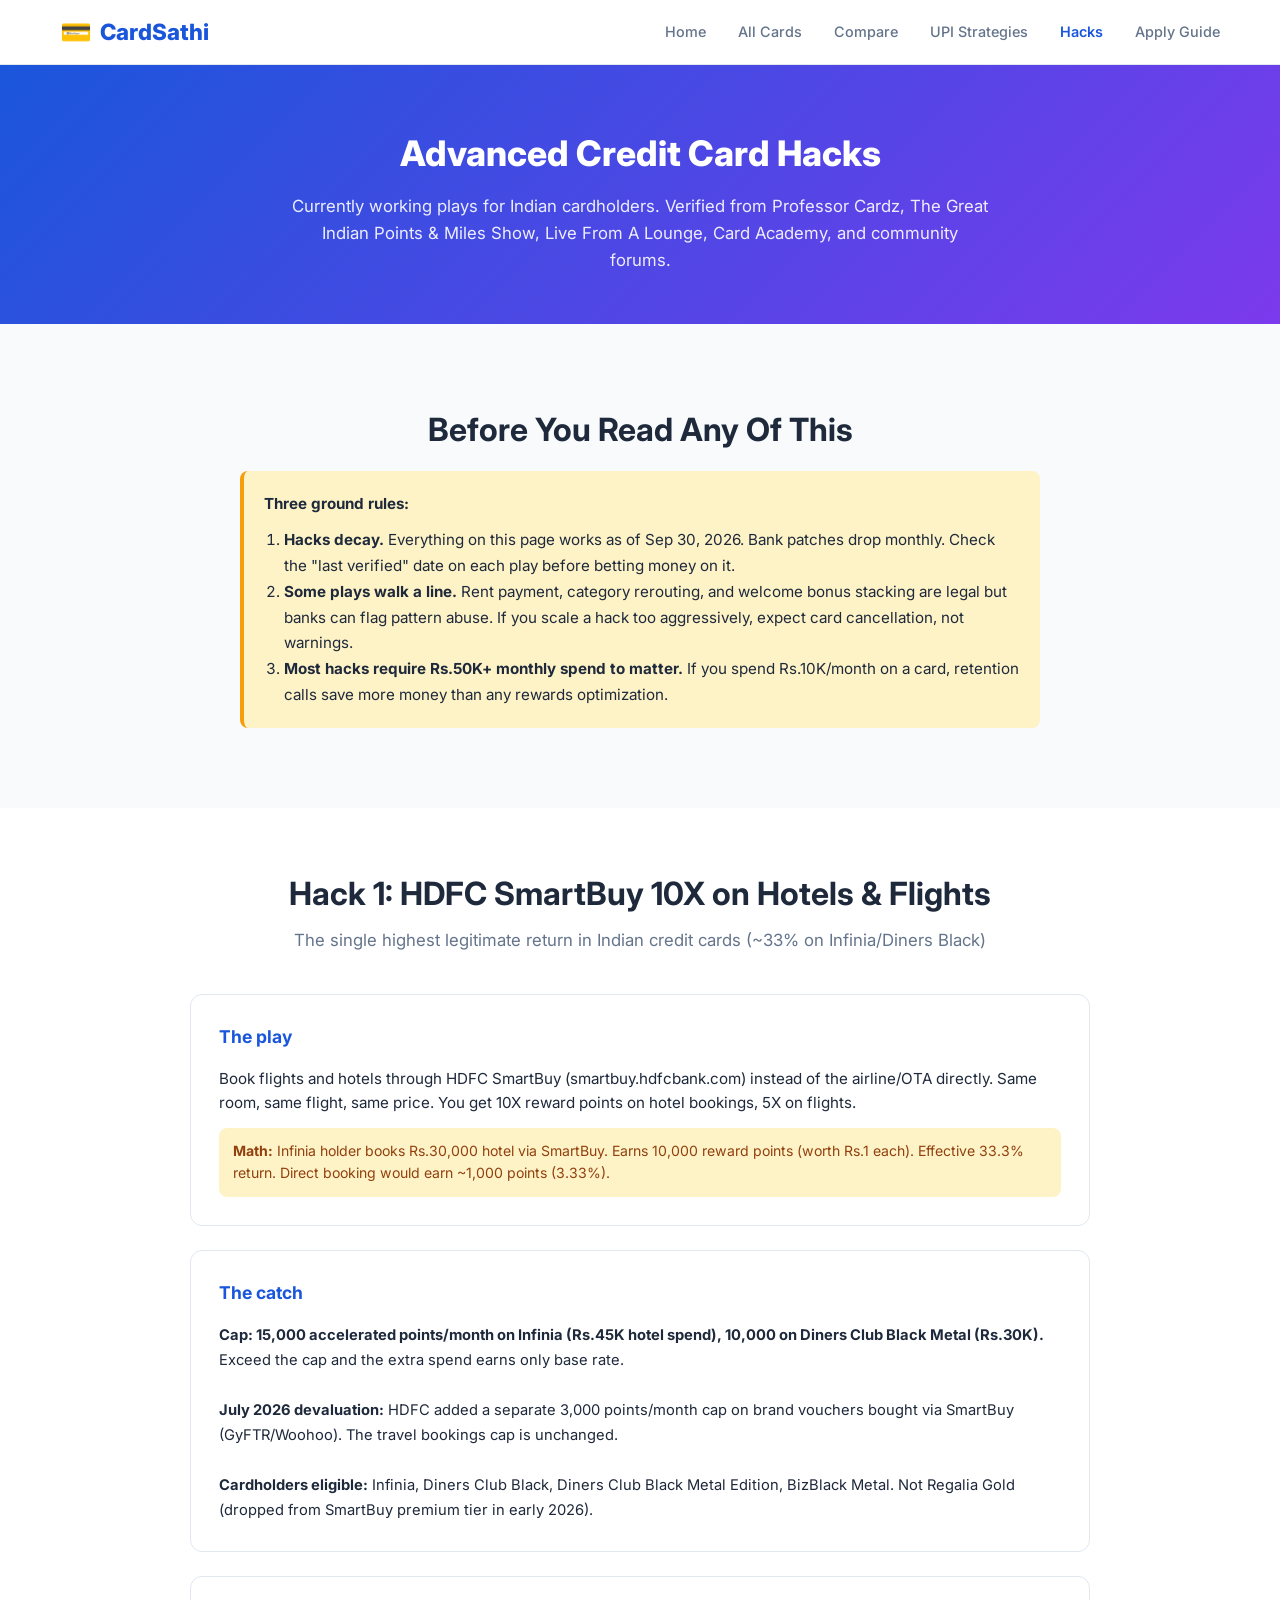
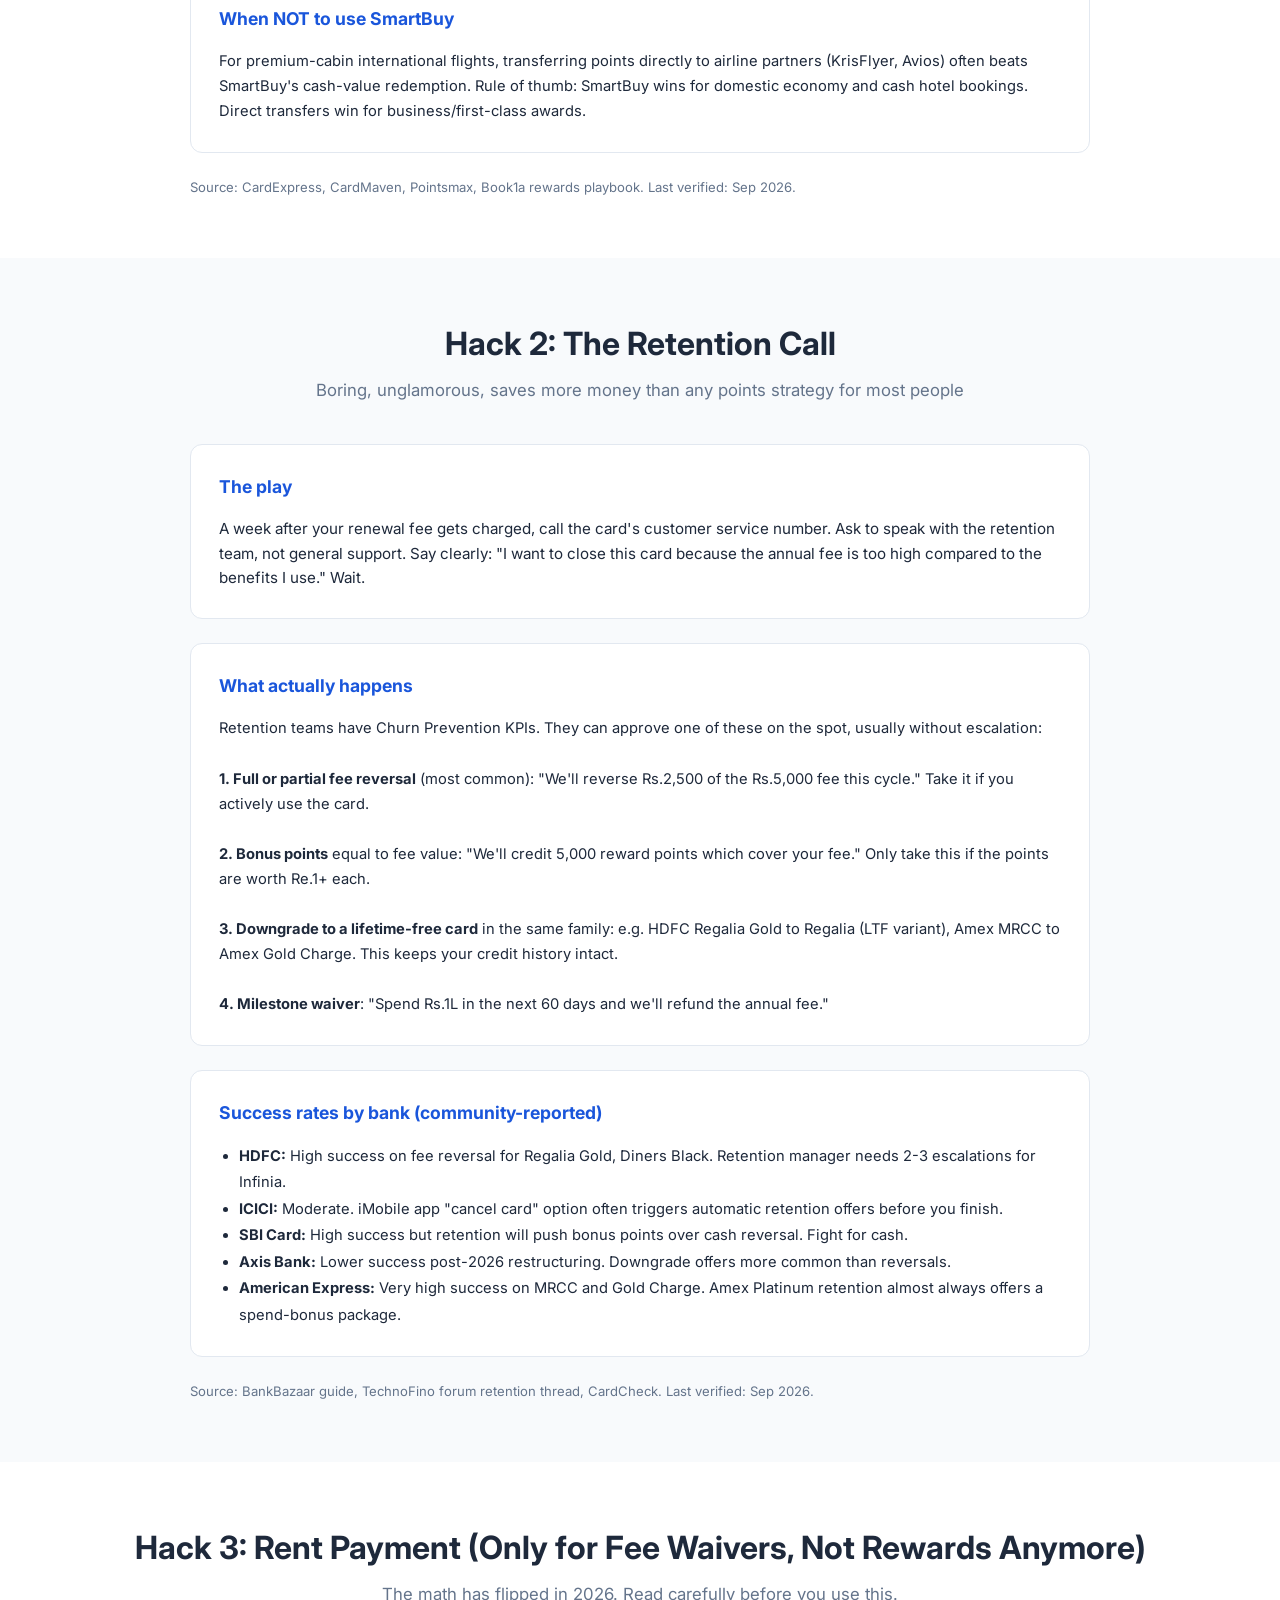
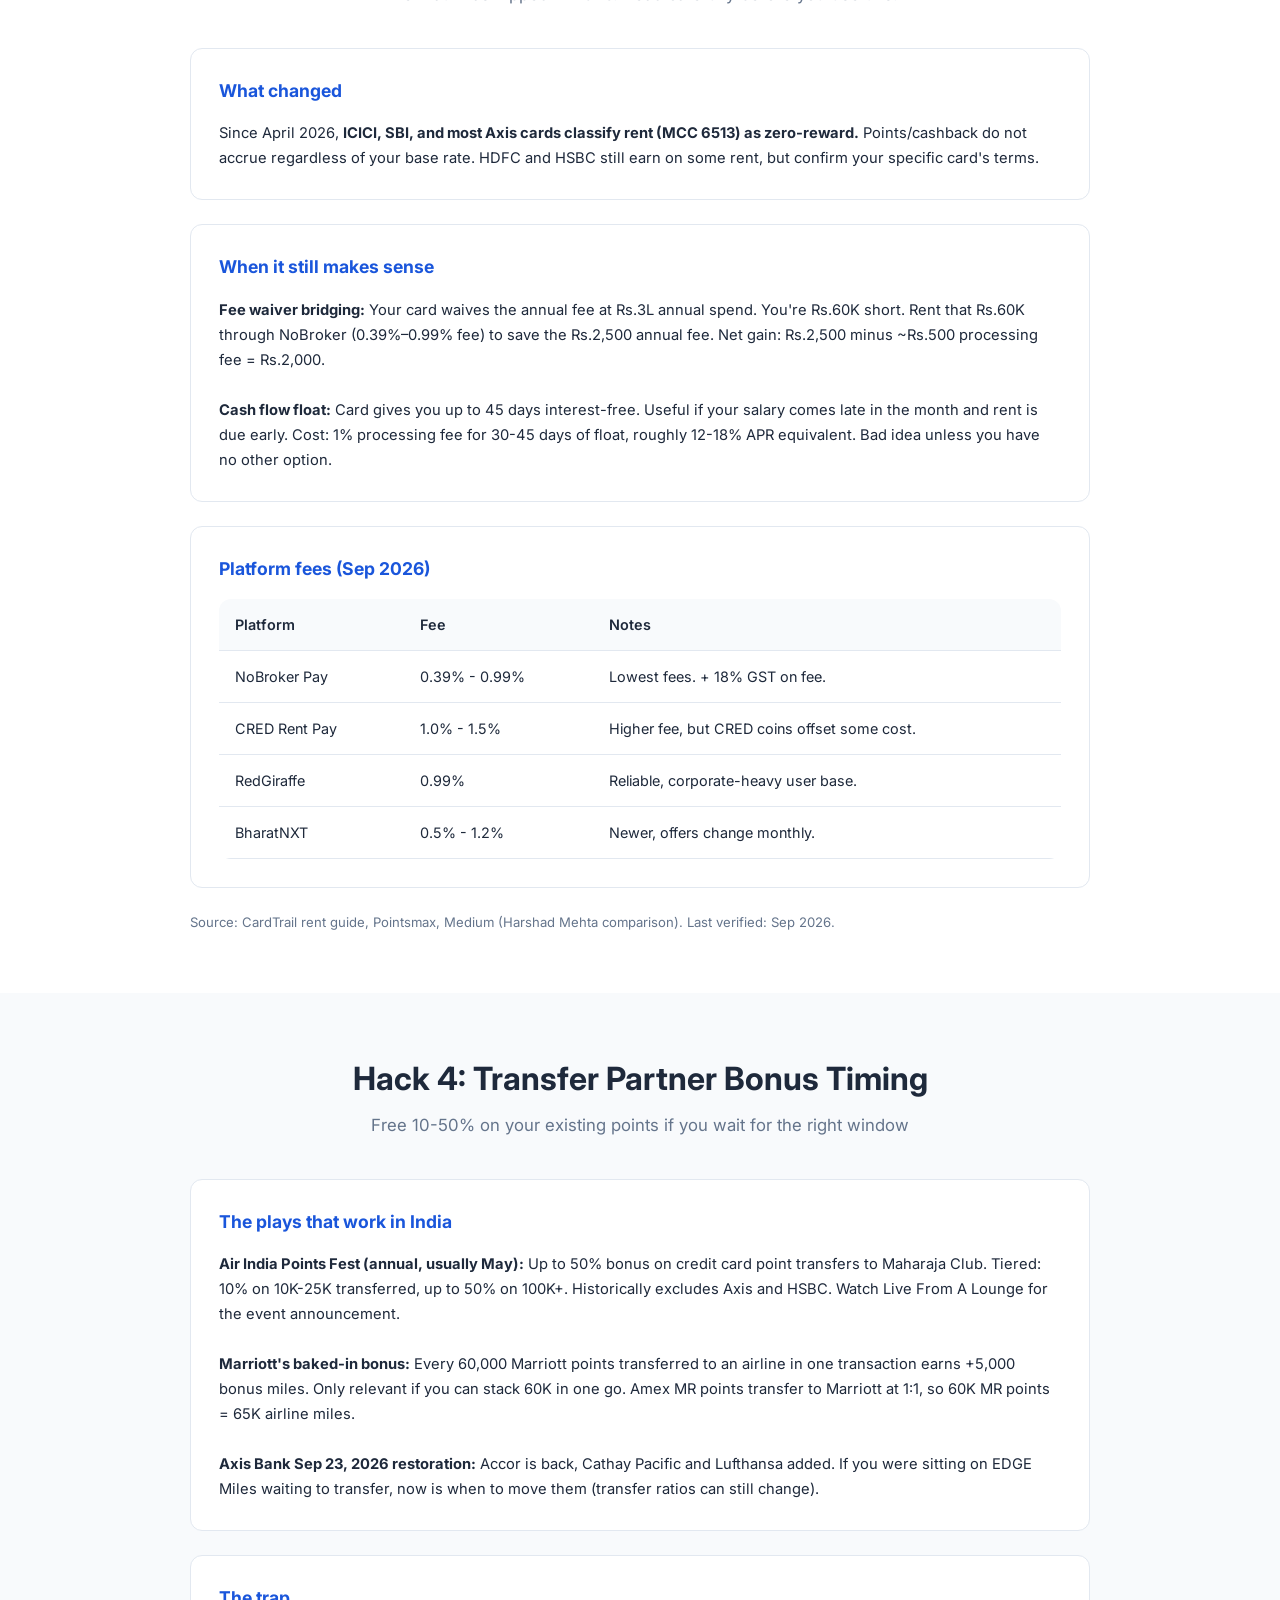
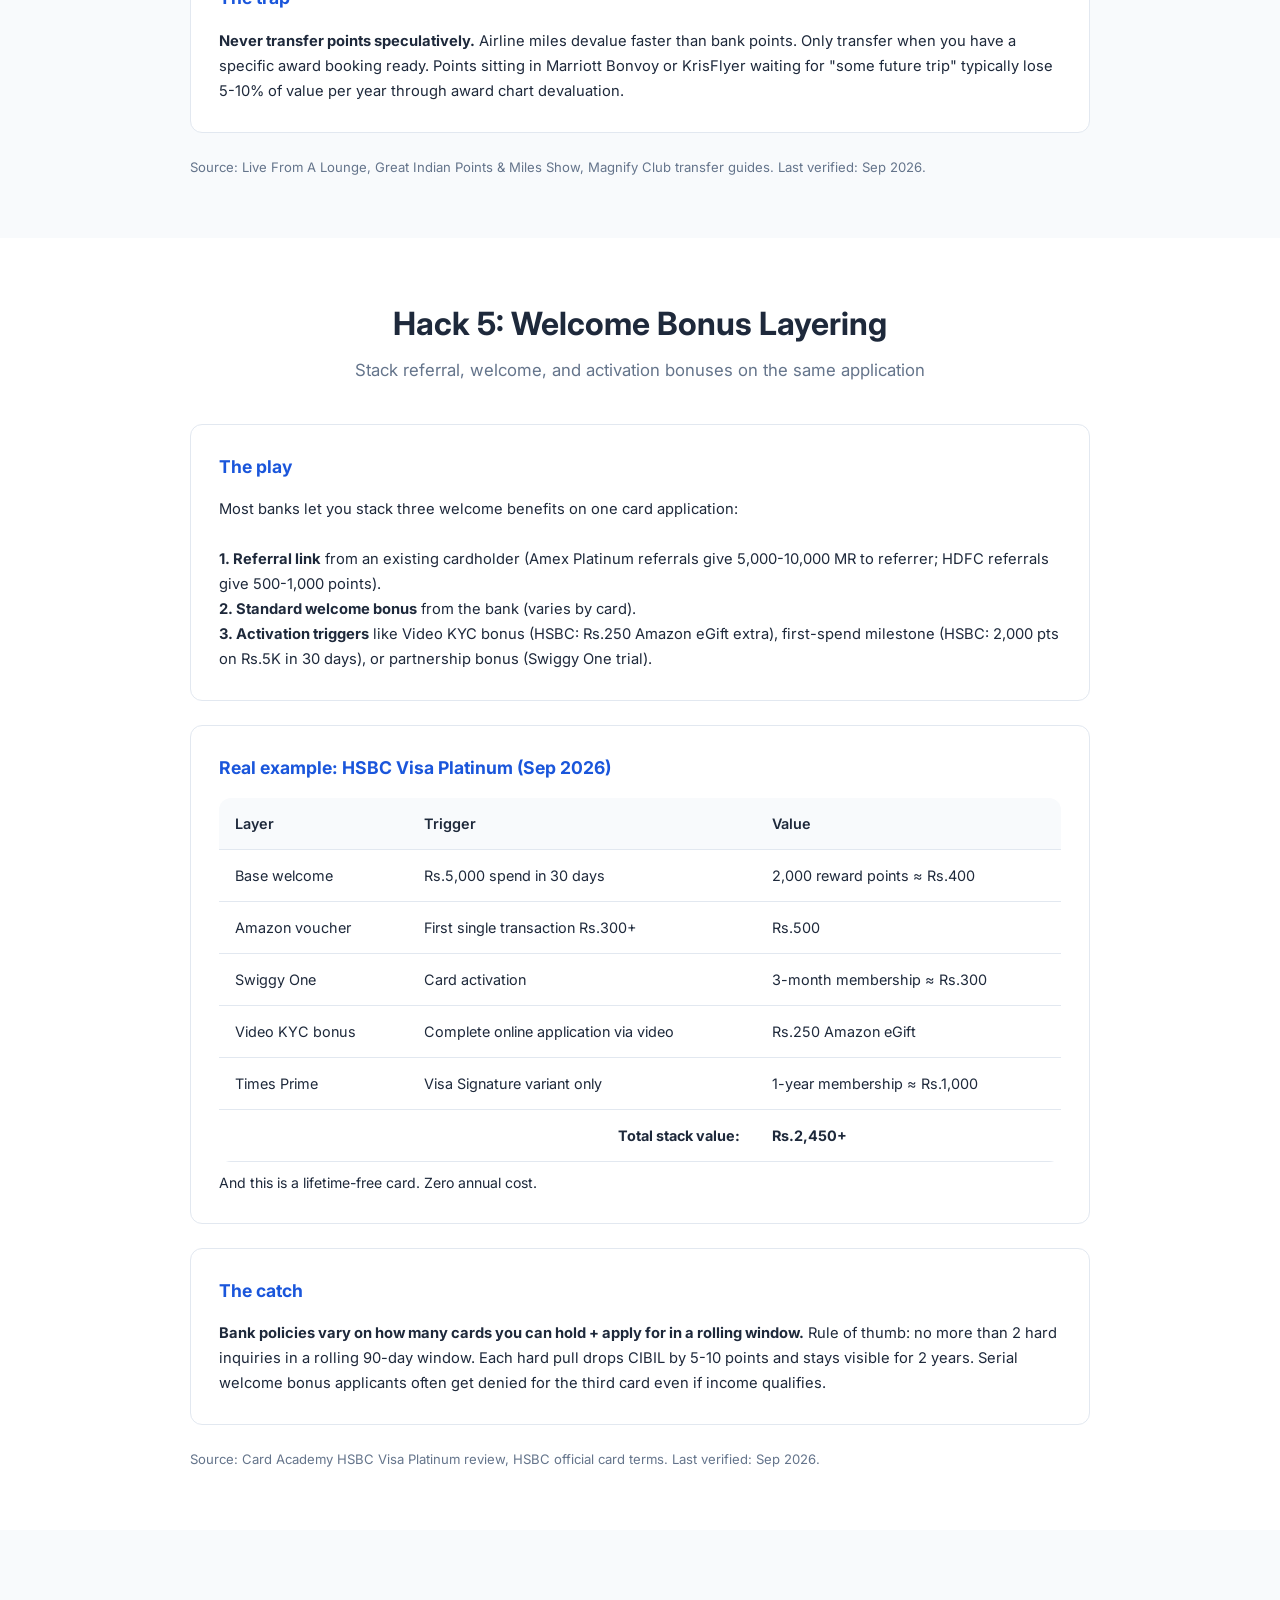
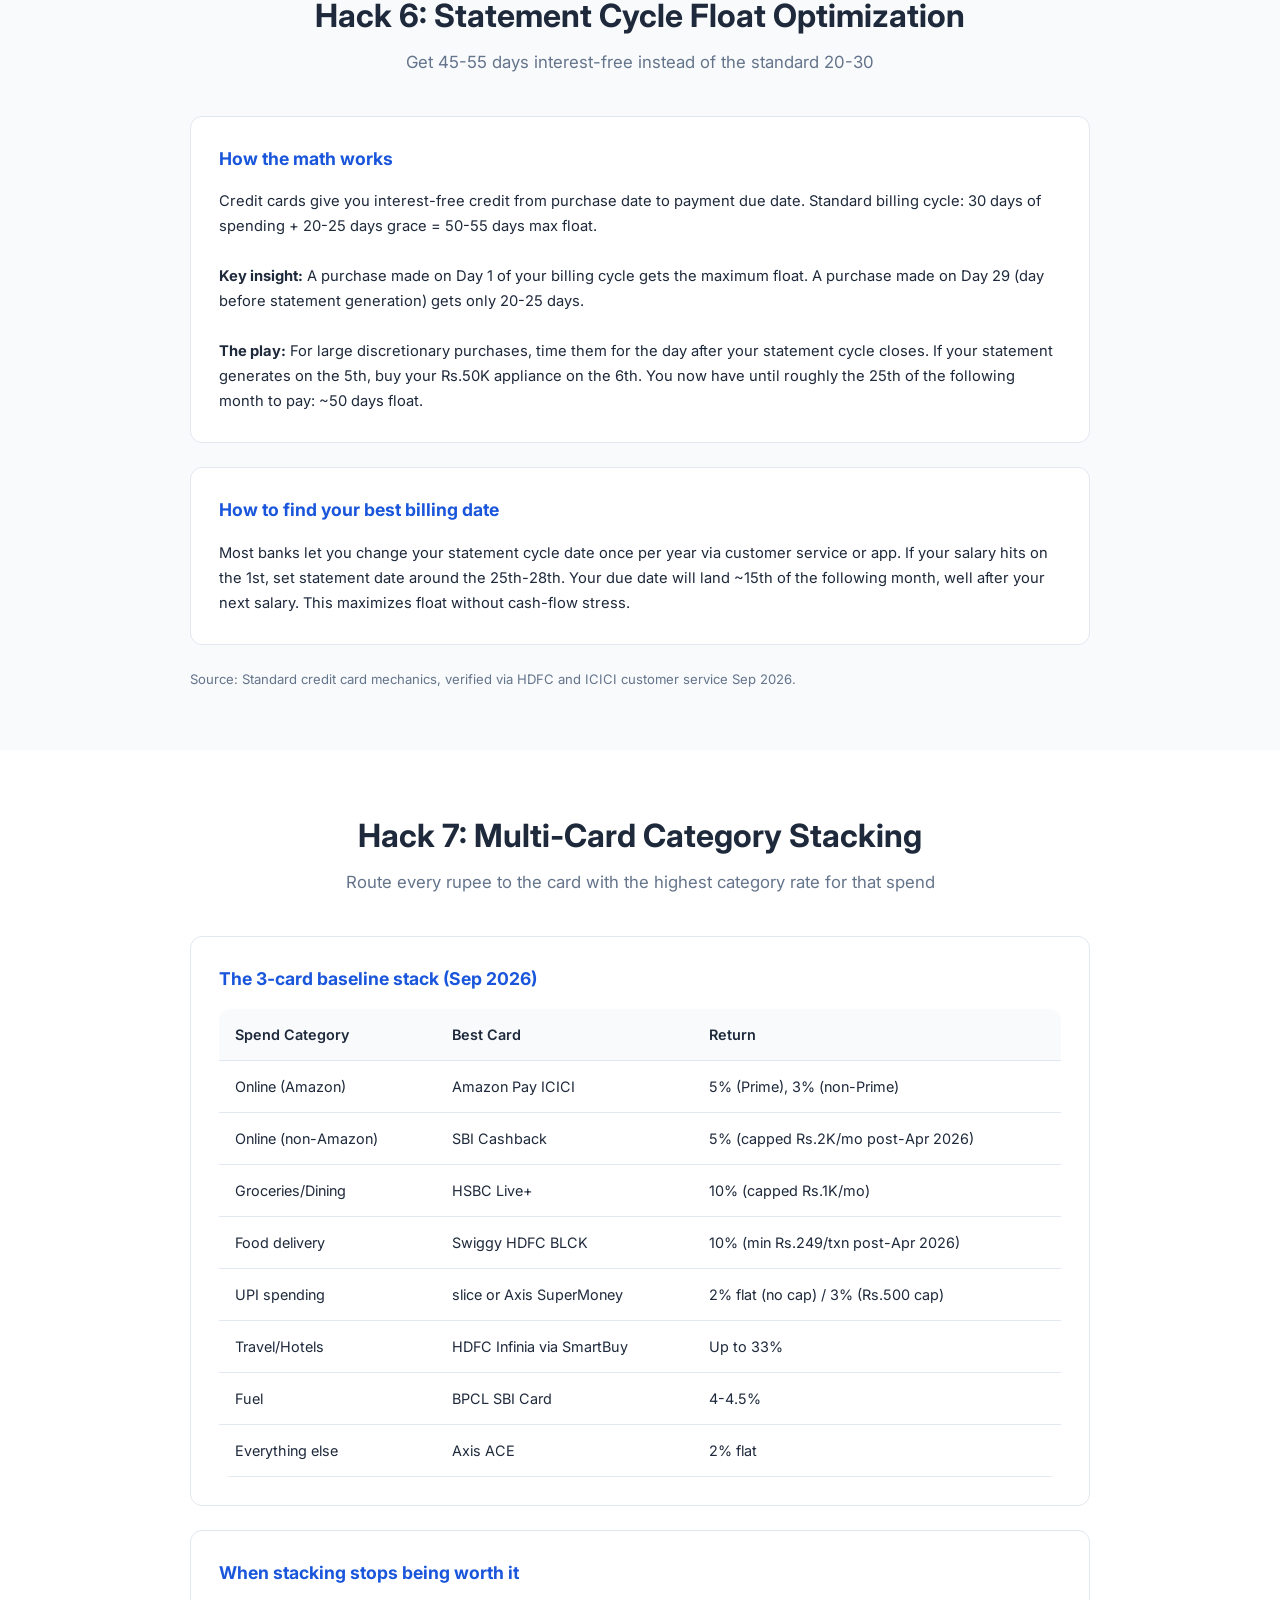
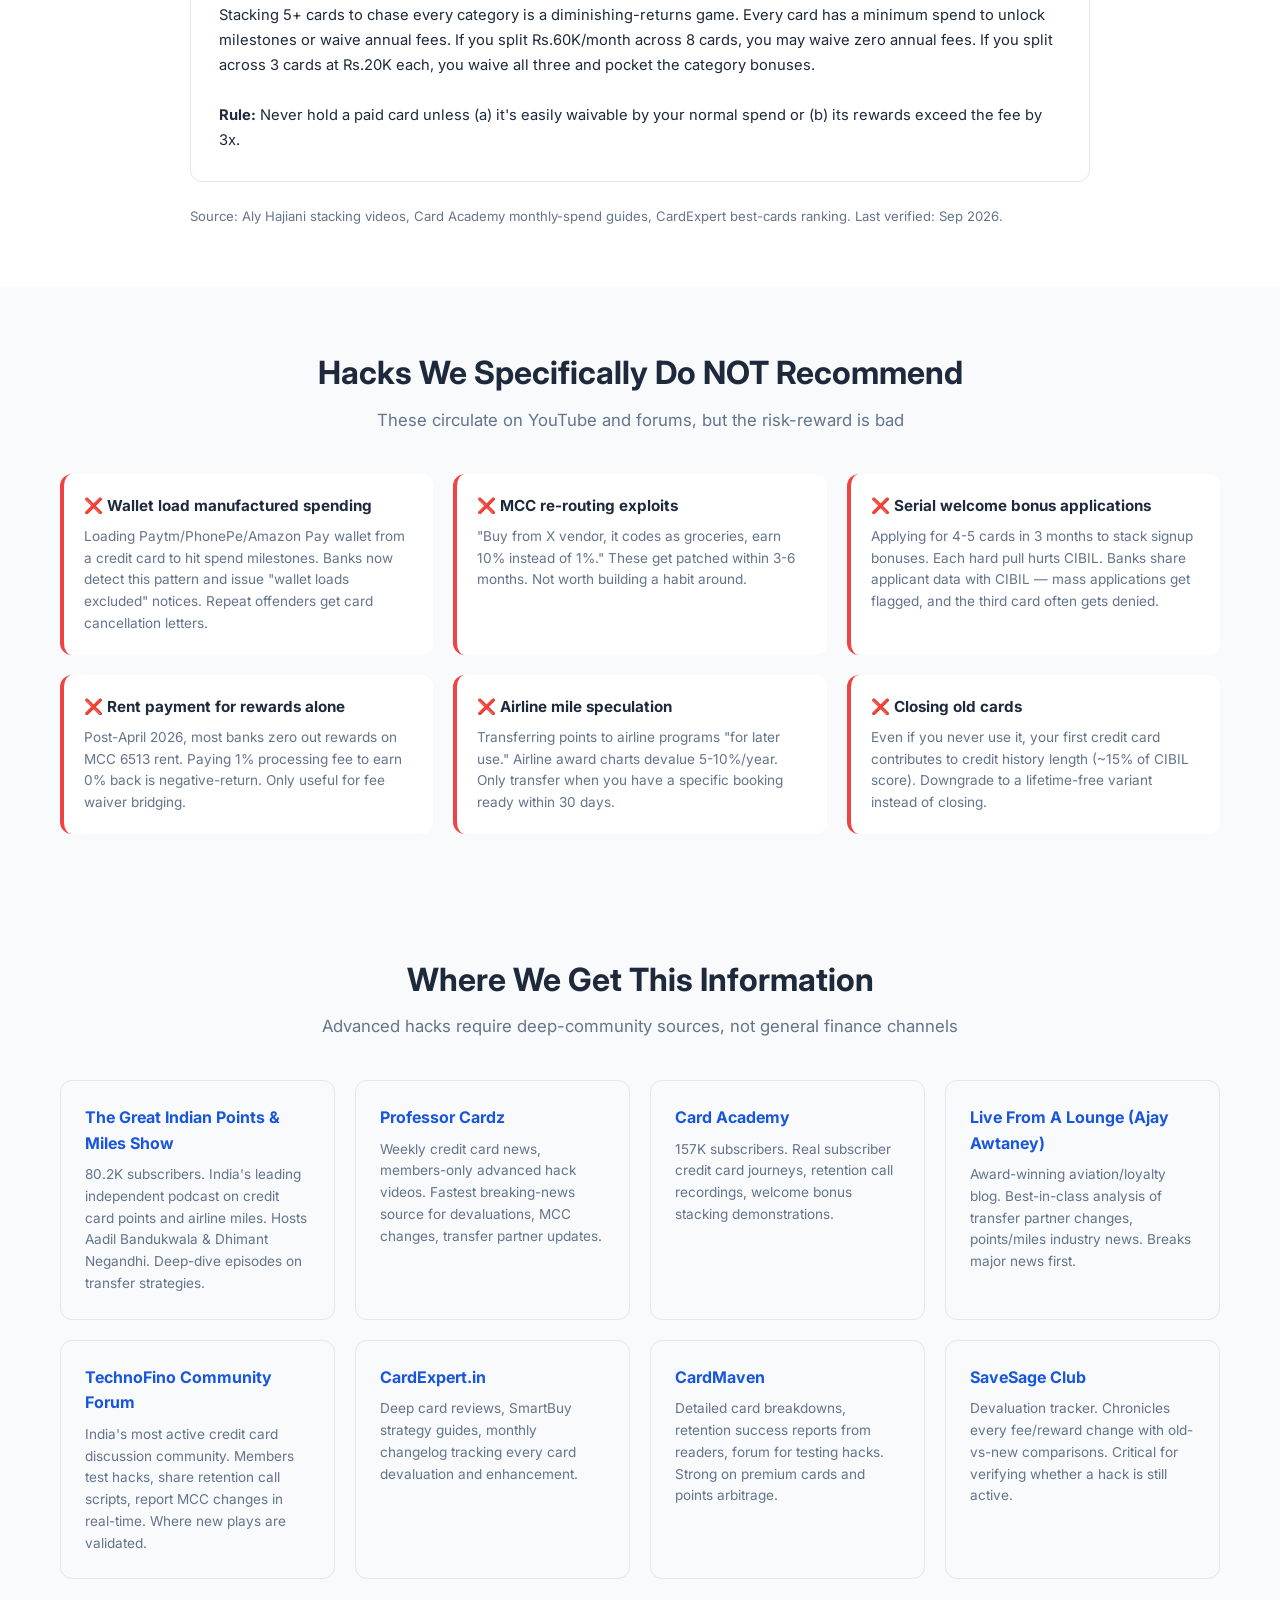
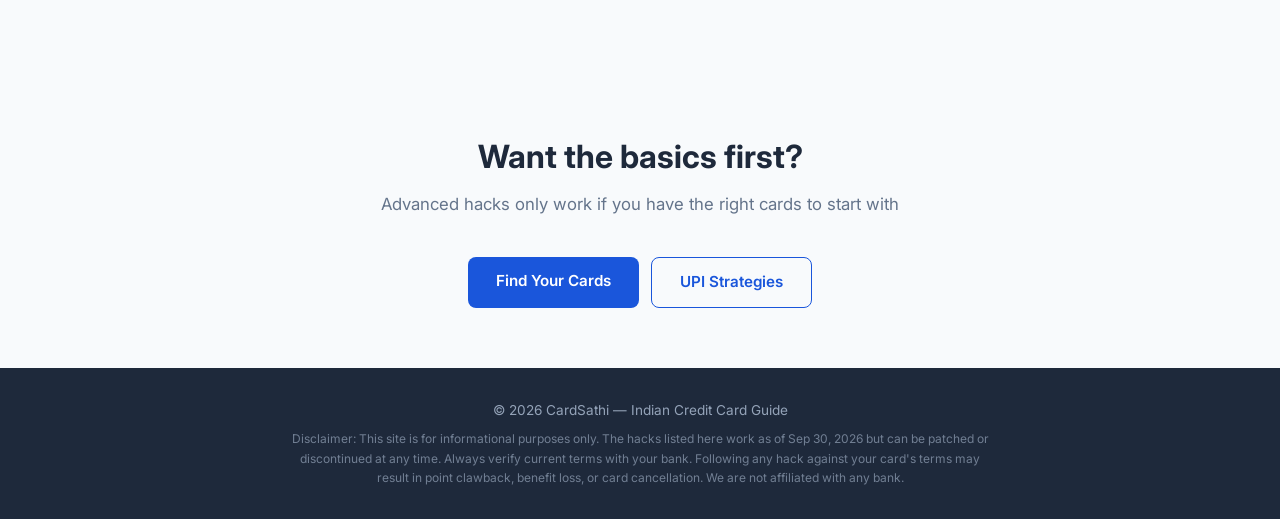
<file: hacks.html>
<!DOCTYPE html>
<html lang="en">
<head>
    <meta charset="UTF-8">
    <meta name="viewport" content="width=device-width, initial-scale=1.0">
    <title>Advanced Credit Card Hacks | CardSathi</title>
    <link rel="preconnect" href="https://fonts.googleapis.com">
    <link href="https://fonts.googleapis.com/css2?family=Inter:wght@300;400;500;600;700;800&display=swap" rel="stylesheet">
    <link rel="stylesheet" href="style.css">
</head>
<body>
    <nav class="navbar">
        <div class="container nav-container">
            <a href="index.html" class="logo">
                <span class="logo-icon">💳</span>
                <span class="logo-text">CardSathi</span>
            </a>
            <ul class="nav-links">
                <li><a href="index.html">Home</a></li>
                <li><a href="cards.html">All Cards</a></li>
                <li><a href="compare.html">Compare</a></li>
                <li><a href="strategies.html">UPI Strategies</a></li>
                <li><a href="hacks.html" class="active">Hacks</a></li>
                <li><a href="guide.html">Apply Guide</a></li>
            </ul>
            <button class="mobile-menu-btn" onclick="toggleMobileMenu()">&#9776;</button>
        </div>
    </nav>

    <header class="page-header">
        <div class="container">
            <h1>Advanced Credit Card Hacks</h1>
            <p>Currently working plays for Indian cardholders. Verified from Professor Cardz, The Great Indian Points &amp; Miles Show, Live From A Lounge, Card Academy, and community forums.</p>
        </div>
    </header>

    <section class="section">
        <div class="container">
            <div class="strategy-intro" style="max-width:800px">
                <h2>Before You Read Any Of This</h2>
                <div style="text-align:left; padding:20px; background:#fef3c7; border-left:4px solid #f59e0b; border-radius:8px; font-size:0.95rem; line-height:1.7">
                    <strong>Three ground rules:</strong>
                    <ol style="margin-top:10px; padding-left:20px">
                        <li><strong>Hacks decay.</strong> Everything on this page works as of Sep 30, 2026. Bank patches drop monthly. Check the "last verified" date on each play before betting money on it.</li>
                        <li><strong>Some plays walk a line.</strong> Rent payment, category rerouting, and welcome bonus stacking are legal but banks can flag pattern abuse. If you scale a hack too aggressively, expect card cancellation, not warnings.</li>
                        <li><strong>Most hacks require Rs.50K+ monthly spend to matter.</strong> If you spend Rs.10K/month on a card, retention calls save more money than any rewards optimization.</li>
                    </ol>
                </div>
            </div>
        </div>
    </section>

    <!-- HACK 1: HDFC SmartBuy -->
    <section class="section" style="background:var(--surface)">
        <div class="container">
            <h2>Hack 1: HDFC SmartBuy 10X on Hotels &amp; Flights</h2>
            <p class="section-desc">The single highest legitimate return in Indian credit cards (~33% on Infinia/Diners Black)</p>

            <div style="max-width:900px; margin:0 auto">
                <div class="stack-step">
                    <div class="stack-label">The play</div>
                    <p style="margin-bottom:12px; font-size:0.95rem">Book flights and hotels through HDFC SmartBuy (smartbuy.hdfcbank.com) instead of the airline/OTA directly. Same room, same flight, same price. You get 10X reward points on hotel bookings, 5X on flights.</p>
                    <div class="stack-result">
                        <strong>Math:</strong> Infinia holder books Rs.30,000 hotel via SmartBuy. Earns 10,000 reward points (worth Rs.1 each). Effective 33.3% return. Direct booking would earn ~1,000 points (3.33%).
                    </div>
                </div>

                <div class="stack-step">
                    <div class="stack-label">The catch</div>
                    <p style="font-size:0.92rem; line-height:1.7">
                        <strong>Cap: 15,000 accelerated points/month on Infinia (Rs.45K hotel spend), 10,000 on Diners Club Black Metal (Rs.30K).</strong> Exceed the cap and the extra spend earns only base rate.<br><br>
                        <strong>July 2026 devaluation:</strong> HDFC added a separate 3,000 points/month cap on brand vouchers bought via SmartBuy (GyFTR/Woohoo). The travel bookings cap is unchanged.<br><br>
                        <strong>Cardholders eligible:</strong> Infinia, Diners Club Black, Diners Club Black Metal Edition, BizBlack Metal. Not Regalia Gold (dropped from SmartBuy premium tier in early 2026).
                    </p>
                </div>

                <div class="stack-step">
                    <div class="stack-label">When NOT to use SmartBuy</div>
                    <p style="font-size:0.92rem; line-height:1.7">
                        For premium-cabin international flights, transferring points directly to airline partners (KrisFlyer, Avios) often beats SmartBuy's cash-value redemption. Rule of thumb: SmartBuy wins for domestic economy and cash hotel bookings. Direct transfers win for business/first-class awards.
                    </p>
                </div>

                <p style="font-size:0.82rem; color:var(--text-secondary); margin-top:12px">Source: CardExpress, CardMaven, Pointsmax, Book1a rewards playbook. Last verified: Sep 2026.</p>
            </div>
        </div>
    </section>

    <!-- HACK 2: Retention -->
    <section class="section">
        <div class="container">
            <h2>Hack 2: The Retention Call</h2>
            <p class="section-desc">Boring, unglamorous, saves more money than any points strategy for most people</p>

            <div style="max-width:900px; margin:0 auto">
                <div class="stack-step">
                    <div class="stack-label">The play</div>
                    <p style="font-size:0.95rem">A week after your renewal fee gets charged, call the card's customer service number. Ask to speak with the retention team, not general support. Say clearly: "I want to close this card because the annual fee is too high compared to the benefits I use." Wait.</p>
                </div>

                <div class="stack-step">
                    <div class="stack-label">What actually happens</div>
                    <p style="font-size:0.92rem; line-height:1.7">
                        Retention teams have Churn Prevention KPIs. They can approve one of these on the spot, usually without escalation:<br>
                        <br>
                        <strong>1. Full or partial fee reversal</strong> (most common): "We'll reverse Rs.2,500 of the Rs.5,000 fee this cycle." Take it if you actively use the card.<br>
                        <br>
                        <strong>2. Bonus points</strong> equal to fee value: "We'll credit 5,000 reward points which cover your fee." Only take this if the points are worth Re.1+ each.<br>
                        <br>
                        <strong>3. Downgrade to a lifetime-free card</strong> in the same family: e.g. HDFC Regalia Gold to Regalia (LTF variant), Amex MRCC to Amex Gold Charge. This keeps your credit history intact.<br>
                        <br>
                        <strong>4. Milestone waiver</strong>: "Spend Rs.1L in the next 60 days and we'll refund the annual fee."
                    </p>
                </div>

                <div class="stack-step">
                    <div class="stack-label">Success rates by bank (community-reported)</div>
                    <ul style="font-size:0.92rem; line-height:1.8; padding-left:20px">
                        <li><strong>HDFC:</strong> High success on fee reversal for Regalia Gold, Diners Black. Retention manager needs 2-3 escalations for Infinia.</li>
                        <li><strong>ICICI:</strong> Moderate. iMobile app "cancel card" option often triggers automatic retention offers before you finish.</li>
                        <li><strong>SBI Card:</strong> High success but retention will push bonus points over cash reversal. Fight for cash.</li>
                        <li><strong>Axis Bank:</strong> Lower success post-2026 restructuring. Downgrade offers more common than reversals.</li>
                        <li><strong>American Express:</strong> Very high success on MRCC and Gold Charge. Amex Platinum retention almost always offers a spend-bonus package.</li>
                    </ul>
                </div>

                <p style="font-size:0.82rem; color:var(--text-secondary); margin-top:12px">Source: BankBazaar guide, TechnoFino forum retention thread, CardCheck. Last verified: Sep 2026.</p>
            </div>
        </div>
    </section>

    <!-- HACK 3: Rent -->
    <section class="section" style="background:var(--surface)">
        <div class="container">
            <h2>Hack 3: Rent Payment (Only for Fee Waivers, Not Rewards Anymore)</h2>
            <p class="section-desc">The math has flipped in 2026. Read carefully before you use this.</p>

            <div style="max-width:900px; margin:0 auto">
                <div class="stack-step">
                    <div class="stack-label">What changed</div>
                    <p style="font-size:0.92rem; line-height:1.7">
                        Since April 2026, <strong>ICICI, SBI, and most Axis cards classify rent (MCC 6513) as zero-reward.</strong> Points/cashback do not accrue regardless of your base rate. HDFC and HSBC still earn on some rent, but confirm your specific card's terms.
                    </p>
                </div>

                <div class="stack-step">
                    <div class="stack-label">When it still makes sense</div>
                    <p style="font-size:0.92rem; line-height:1.7">
                        <strong>Fee waiver bridging:</strong> Your card waives the annual fee at Rs.3L annual spend. You're Rs.60K short. Rent that Rs.60K through NoBroker (0.39%–0.99% fee) to save the Rs.2,500 annual fee. Net gain: Rs.2,500 minus ~Rs.500 processing fee = Rs.2,000.<br><br>
                        <strong>Cash flow float:</strong> Card gives you up to 45 days interest-free. Useful if your salary comes late in the month and rent is due early. Cost: 1% processing fee for 30-45 days of float, roughly 12-18% APR equivalent. Bad idea unless you have no other option.
                    </p>
                </div>

                <div class="stack-step">
                    <div class="stack-label">Platform fees (Sep 2026)</div>
                    <table class="merchant-table" style="margin-top:8px">
                        <thead>
                            <tr><th>Platform</th><th>Fee</th><th>Notes</th></tr>
                        </thead>
                        <tbody>
                            <tr><td>NoBroker Pay</td><td>0.39% - 0.99%</td><td>Lowest fees. + 18% GST on fee.</td></tr>
                            <tr><td>CRED Rent Pay</td><td>1.0% - 1.5%</td><td>Higher fee, but CRED coins offset some cost.</td></tr>
                            <tr><td>RedGiraffe</td><td>0.99%</td><td>Reliable, corporate-heavy user base.</td></tr>
                            <tr><td>BharatNXT</td><td>0.5% - 1.2%</td><td>Newer, offers change monthly.</td></tr>
                        </tbody>
                    </table>
                </div>

                <p style="font-size:0.82rem; color:var(--text-secondary); margin-top:12px">Source: CardTrail rent guide, Pointsmax, Medium (Harshad Mehta comparison). Last verified: Sep 2026.</p>
            </div>
        </div>
    </section>

    <!-- HACK 4: Transfer Bonuses -->
    <section class="section">
        <div class="container">
            <h2>Hack 4: Transfer Partner Bonus Timing</h2>
            <p class="section-desc">Free 10-50% on your existing points if you wait for the right window</p>

            <div style="max-width:900px; margin:0 auto">
                <div class="stack-step">
                    <div class="stack-label">The plays that work in India</div>
                    <p style="font-size:0.92rem; line-height:1.7">
                        <strong>Air India Points Fest (annual, usually May):</strong> Up to 50% bonus on credit card point transfers to Maharaja Club. Tiered: 10% on 10K-25K transferred, up to 50% on 100K+. Historically excludes Axis and HSBC. Watch Live From A Lounge for the event announcement.<br><br>
                        <strong>Marriott's baked-in bonus:</strong> Every 60,000 Marriott points transferred to an airline in one transaction earns +5,000 bonus miles. Only relevant if you can stack 60K in one go. Amex MR points transfer to Marriott at 1:1, so 60K MR points = 65K airline miles.<br><br>
                        <strong>Axis Bank Sep 23, 2026 restoration:</strong> Accor is back, Cathay Pacific and Lufthansa added. If you were sitting on EDGE Miles waiting to transfer, now is when to move them (transfer ratios can still change).
                    </p>
                </div>

                <div class="stack-step">
                    <div class="stack-label">The trap</div>
                    <p style="font-size:0.92rem; line-height:1.7">
                        <strong>Never transfer points speculatively.</strong> Airline miles devalue faster than bank points. Only transfer when you have a specific award booking ready. Points sitting in Marriott Bonvoy or KrisFlyer waiting for "some future trip" typically lose 5-10% of value per year through award chart devaluation.
                    </p>
                </div>

                <p style="font-size:0.82rem; color:var(--text-secondary); margin-top:12px">Source: Live From A Lounge, Great Indian Points &amp; Miles Show, Magnify Club transfer guides. Last verified: Sep 2026.</p>
            </div>
        </div>
    </section>

    <!-- HACK 5: Welcome Bonus Stacking -->
    <section class="section" style="background:var(--surface)">
        <div class="container">
            <h2>Hack 5: Welcome Bonus Layering</h2>
            <p class="section-desc">Stack referral, welcome, and activation bonuses on the same application</p>

            <div style="max-width:900px; margin:0 auto">
                <div class="stack-step">
                    <div class="stack-label">The play</div>
                    <p style="font-size:0.92rem; line-height:1.7">
                        Most banks let you stack three welcome benefits on one card application:<br><br>
                        <strong>1. Referral link</strong> from an existing cardholder (Amex Platinum referrals give 5,000-10,000 MR to referrer; HDFC referrals give 500-1,000 points).<br>
                        <strong>2. Standard welcome bonus</strong> from the bank (varies by card).<br>
                        <strong>3. Activation triggers</strong> like Video KYC bonus (HSBC: Rs.250 Amazon eGift extra), first-spend milestone (HSBC: 2,000 pts on Rs.5K in 30 days), or partnership bonus (Swiggy One trial).
                    </p>
                </div>

                <div class="stack-step">
                    <div class="stack-label">Real example: HSBC Visa Platinum (Sep 2026)</div>
                    <table class="merchant-table" style="margin-top:8px">
                        <thead>
                            <tr><th>Layer</th><th>Trigger</th><th>Value</th></tr>
                        </thead>
                        <tbody>
                            <tr><td>Base welcome</td><td>Rs.5,000 spend in 30 days</td><td>2,000 reward points ≈ Rs.400</td></tr>
                            <tr><td>Amazon voucher</td><td>First single transaction Rs.300+</td><td>Rs.500</td></tr>
                            <tr><td>Swiggy One</td><td>Card activation</td><td>3-month membership ≈ Rs.300</td></tr>
                            <tr><td>Video KYC bonus</td><td>Complete online application via video</td><td>Rs.250 Amazon eGift</td></tr>
                            <tr><td>Times Prime</td><td>Visa Signature variant only</td><td>1-year membership ≈ Rs.1,000</td></tr>
                            <tr><td colspan="2" style="text-align:right"><strong>Total stack value:</strong></td><td><strong>Rs.2,450+</strong></td></tr>
                        </tbody>
                    </table>
                    <p style="margin-top:10px; font-size:0.88rem">And this is a lifetime-free card. Zero annual cost.</p>
                </div>

                <div class="stack-step">
                    <div class="stack-label">The catch</div>
                    <p style="font-size:0.92rem; line-height:1.7">
                        <strong>Bank policies vary on how many cards you can hold + apply for in a rolling window.</strong> Rule of thumb: no more than 2 hard inquiries in a rolling 90-day window. Each hard pull drops CIBIL by 5-10 points and stays visible for 2 years. Serial welcome bonus applicants often get denied for the third card even if income qualifies.
                    </p>
                </div>

                <p style="font-size:0.82rem; color:var(--text-secondary); margin-top:12px">Source: Card Academy HSBC Visa Platinum review, HSBC official card terms. Last verified: Sep 2026.</p>
            </div>
        </div>
    </section>

    <!-- HACK 6: Cycle Timing -->
    <section class="section">
        <div class="container">
            <h2>Hack 6: Statement Cycle Float Optimization</h2>
            <p class="section-desc">Get 45-55 days interest-free instead of the standard 20-30</p>

            <div style="max-width:900px; margin:0 auto">
                <div class="stack-step">
                    <div class="stack-label">How the math works</div>
                    <p style="font-size:0.92rem; line-height:1.7">
                        Credit cards give you interest-free credit from purchase date to payment due date. Standard billing cycle: 30 days of spending + 20-25 days grace = 50-55 days max float.<br><br>
                        <strong>Key insight:</strong> A purchase made on Day 1 of your billing cycle gets the maximum float. A purchase made on Day 29 (day before statement generation) gets only 20-25 days.<br><br>
                        <strong>The play:</strong> For large discretionary purchases, time them for the day after your statement cycle closes. If your statement generates on the 5th, buy your Rs.50K appliance on the 6th. You now have until roughly the 25th of the following month to pay: ~50 days float.
                    </p>
                </div>

                <div class="stack-step">
                    <div class="stack-label">How to find your best billing date</div>
                    <p style="font-size:0.92rem; line-height:1.7">
                        Most banks let you change your statement cycle date once per year via customer service or app. If your salary hits on the 1st, set statement date around the 25th-28th. Your due date will land ~15th of the following month, well after your next salary. This maximizes float without cash-flow stress.
                    </p>
                </div>

                <p style="font-size:0.82rem; color:var(--text-secondary); margin-top:12px">Source: Standard credit card mechanics, verified via HDFC and ICICI customer service Sep 2026.</p>
            </div>
        </div>
    </section>

    <!-- HACK 7: Category Stacking -->
    <section class="section" style="background:var(--surface)">
        <div class="container">
            <h2>Hack 7: Multi-Card Category Stacking</h2>
            <p class="section-desc">Route every rupee to the card with the highest category rate for that spend</p>

            <div style="max-width:900px; margin:0 auto">
                <div class="stack-step">
                    <div class="stack-label">The 3-card baseline stack (Sep 2026)</div>
                    <table class="merchant-table" style="margin-top:8px">
                        <thead>
                            <tr><th>Spend Category</th><th>Best Card</th><th>Return</th></tr>
                        </thead>
                        <tbody>
                            <tr><td>Online (Amazon)</td><td>Amazon Pay ICICI</td><td>5% (Prime), 3% (non-Prime)</td></tr>
                            <tr><td>Online (non-Amazon)</td><td>SBI Cashback</td><td>5% (capped Rs.2K/mo post-Apr 2026)</td></tr>
                            <tr><td>Groceries/Dining</td><td>HSBC Live+</td><td>10% (capped Rs.1K/mo)</td></tr>
                            <tr><td>Food delivery</td><td>Swiggy HDFC BLCK</td><td>10% (min Rs.249/txn post-Apr 2026)</td></tr>
                            <tr><td>UPI spending</td><td>slice or Axis SuperMoney</td><td>2% flat (no cap) / 3% (Rs.500 cap)</td></tr>
                            <tr><td>Travel/Hotels</td><td>HDFC Infinia via SmartBuy</td><td>Up to 33%</td></tr>
                            <tr><td>Fuel</td><td>BPCL SBI Card</td><td>4-4.5%</td></tr>
                            <tr><td>Everything else</td><td>Axis ACE</td><td>2% flat</td></tr>
                        </tbody>
                    </table>
                </div>

                <div class="stack-step">
                    <div class="stack-label">When stacking stops being worth it</div>
                    <p style="font-size:0.92rem; line-height:1.7">
                        Stacking 5+ cards to chase every category is a diminishing-returns game. Every card has a minimum spend to unlock milestones or waive annual fees. If you split Rs.60K/month across 8 cards, you may waive zero annual fees. If you split across 3 cards at Rs.20K each, you waive all three and pocket the category bonuses.<br><br>
                        <strong>Rule:</strong> Never hold a paid card unless (a) it's easily waivable by your normal spend or (b) its rewards exceed the fee by 3x.
                    </p>
                </div>

                <p style="font-size:0.82rem; color:var(--text-secondary); margin-top:12px">Source: Aly Hajiani stacking videos, Card Academy monthly-spend guides, CardExpert best-cards ranking. Last verified: Sep 2026.</p>
            </div>
        </div>
    </section>

    <!-- WHAT NOT TO DO -->
    <section class="section" style="background:var(--bg)">
        <div class="container">
            <h2>Hacks We Specifically Do NOT Recommend</h2>
            <p class="section-desc">These circulate on YouTube and forums, but the risk-reward is bad</p>

            <div class="mistake-grid">
                <div class="mistake-card">
                    <h3>❌ Wallet load manufactured spending</h3>
                    <p>Loading Paytm/PhonePe/Amazon Pay wallet from a credit card to hit spend milestones. Banks now detect this pattern and issue "wallet loads excluded" notices. Repeat offenders get card cancellation letters.</p>
                </div>
                <div class="mistake-card">
                    <h3>❌ MCC re-routing exploits</h3>
                    <p>"Buy from X vendor, it codes as groceries, earn 10% instead of 1%." These get patched within 3-6 months. Not worth building a habit around.</p>
                </div>
                <div class="mistake-card">
                    <h3>❌ Serial welcome bonus applications</h3>
                    <p>Applying for 4-5 cards in 3 months to stack signup bonuses. Each hard pull hurts CIBIL. Banks share applicant data with CIBIL — mass applications get flagged, and the third card often gets denied.</p>
                </div>
                <div class="mistake-card">
                    <h3>❌ Rent payment for rewards alone</h3>
                    <p>Post-April 2026, most banks zero out rewards on MCC 6513 rent. Paying 1% processing fee to earn 0% back is negative-return. Only useful for fee waiver bridging.</p>
                </div>
                <div class="mistake-card">
                    <h3>❌ Airline mile speculation</h3>
                    <p>Transferring points to airline programs "for later use." Airline award charts devalue 5-10%/year. Only transfer when you have a specific booking ready within 30 days.</p>
                </div>
                <div class="mistake-card">
                    <h3>❌ Closing old cards</h3>
                    <p>Even if you never use it, your first credit card contributes to credit history length (~15% of CIBIL score). Downgrade to a lifetime-free variant instead of closing.</p>
                </div>
            </div>
        </div>
    </section>

    <!-- SOURCES -->
    <section class="section">
        <div class="container">
            <h2>Where We Get This Information</h2>
            <p class="section-desc">Advanced hacks require deep-community sources, not general finance channels</p>

            <div class="sources-grid">
                <a href="https://www.youtube.com/@GreatIndianMiles" target="_blank" class="source-card">
                    <h3>The Great Indian Points &amp; Miles Show</h3>
                    <p>80.2K subscribers. India's leading independent podcast on credit card points and airline miles. Hosts Aadil Bandukwala &amp; Dhimant Negandhi. Deep-dive episodes on transfer strategies.</p>
                </a>
                <a href="https://www.youtube.com/@ProfessorCardz" target="_blank" class="source-card">
                    <h3>Professor Cardz</h3>
                    <p>Weekly credit card news, members-only advanced hack videos. Fastest breaking-news source for devaluations, MCC changes, transfer partner updates.</p>
                </a>
                <a href="https://www.youtube.com/@CardAcademy" target="_blank" class="source-card">
                    <h3>Card Academy</h3>
                    <p>157K subscribers. Real subscriber credit card journeys, retention call recordings, welcome bonus stacking demonstrations.</p>
                </a>
                <a href="https://livefromalounge.com" target="_blank" class="source-card">
                    <h3>Live From A Lounge (Ajay Awtaney)</h3>
                    <p>Award-winning aviation/loyalty blog. Best-in-class analysis of transfer partner changes, points/miles industry news. Breaks major news first.</p>
                </a>
                <a href="https://technofino.in/community" target="_blank" class="source-card">
                    <h3>TechnoFino Community Forum</h3>
                    <p>India's most active credit card discussion community. Members test hacks, share retention call scripts, report MCC changes in real-time. Where new plays are validated.</p>
                </a>
                <a href="https://www.cardexpert.in" target="_blank" class="source-card">
                    <h3>CardExpert.in</h3>
                    <p>Deep card reviews, SmartBuy strategy guides, monthly changelog tracking every card devaluation and enhancement.</p>
                </a>
                <a href="https://cardmaven.in" target="_blank" class="source-card">
                    <h3>CardMaven</h3>
                    <p>Detailed card breakdowns, retention success reports from readers, forum for testing hacks. Strong on premium cards and points arbitrage.</p>
                </a>
                <a href="https://savesage.club" target="_blank" class="source-card">
                    <h3>SaveSage Club</h3>
                    <p>Devaluation tracker. Chronicles every fee/reward change with old-vs-new comparisons. Critical for verifying whether a hack is still active.</p>
                </a>
            </div>
        </div>
    </section>

    <section class="section" style="text-align:center">
        <div class="container">
            <h2>Want the basics first?</h2>
            <p class="section-desc">Advanced hacks only work if you have the right cards to start with</p>
            <div class="hero-cta" style="justify-content:center">
                <a href="index.html#finder" class="cta-btn cta-btn-primary">Find Your Cards</a>
                <a href="strategies.html" class="cta-btn cta-btn-secondary">UPI Strategies</a>
            </div>
        </div>
    </section>

    <footer>
        <div class="container">
            <p>&copy; 2026 CardSathi — Indian Credit Card Guide</p>
            <p class="disclaimer">Disclaimer: This site is for informational purposes only. The hacks listed here work as of Sep 30, 2026 but can be patched or discontinued at any time. Always verify current terms with your bank. Following any hack against your card's terms may result in point clawback, benefit loss, or card cancellation. We are not affiliated with any bank.</p>
        </div>
    </footer>

    <script>
        function toggleMobileMenu() {
            document.querySelector('.nav-links').classList.toggle('active');
        }
    </script>
</body>
</html>
</file>
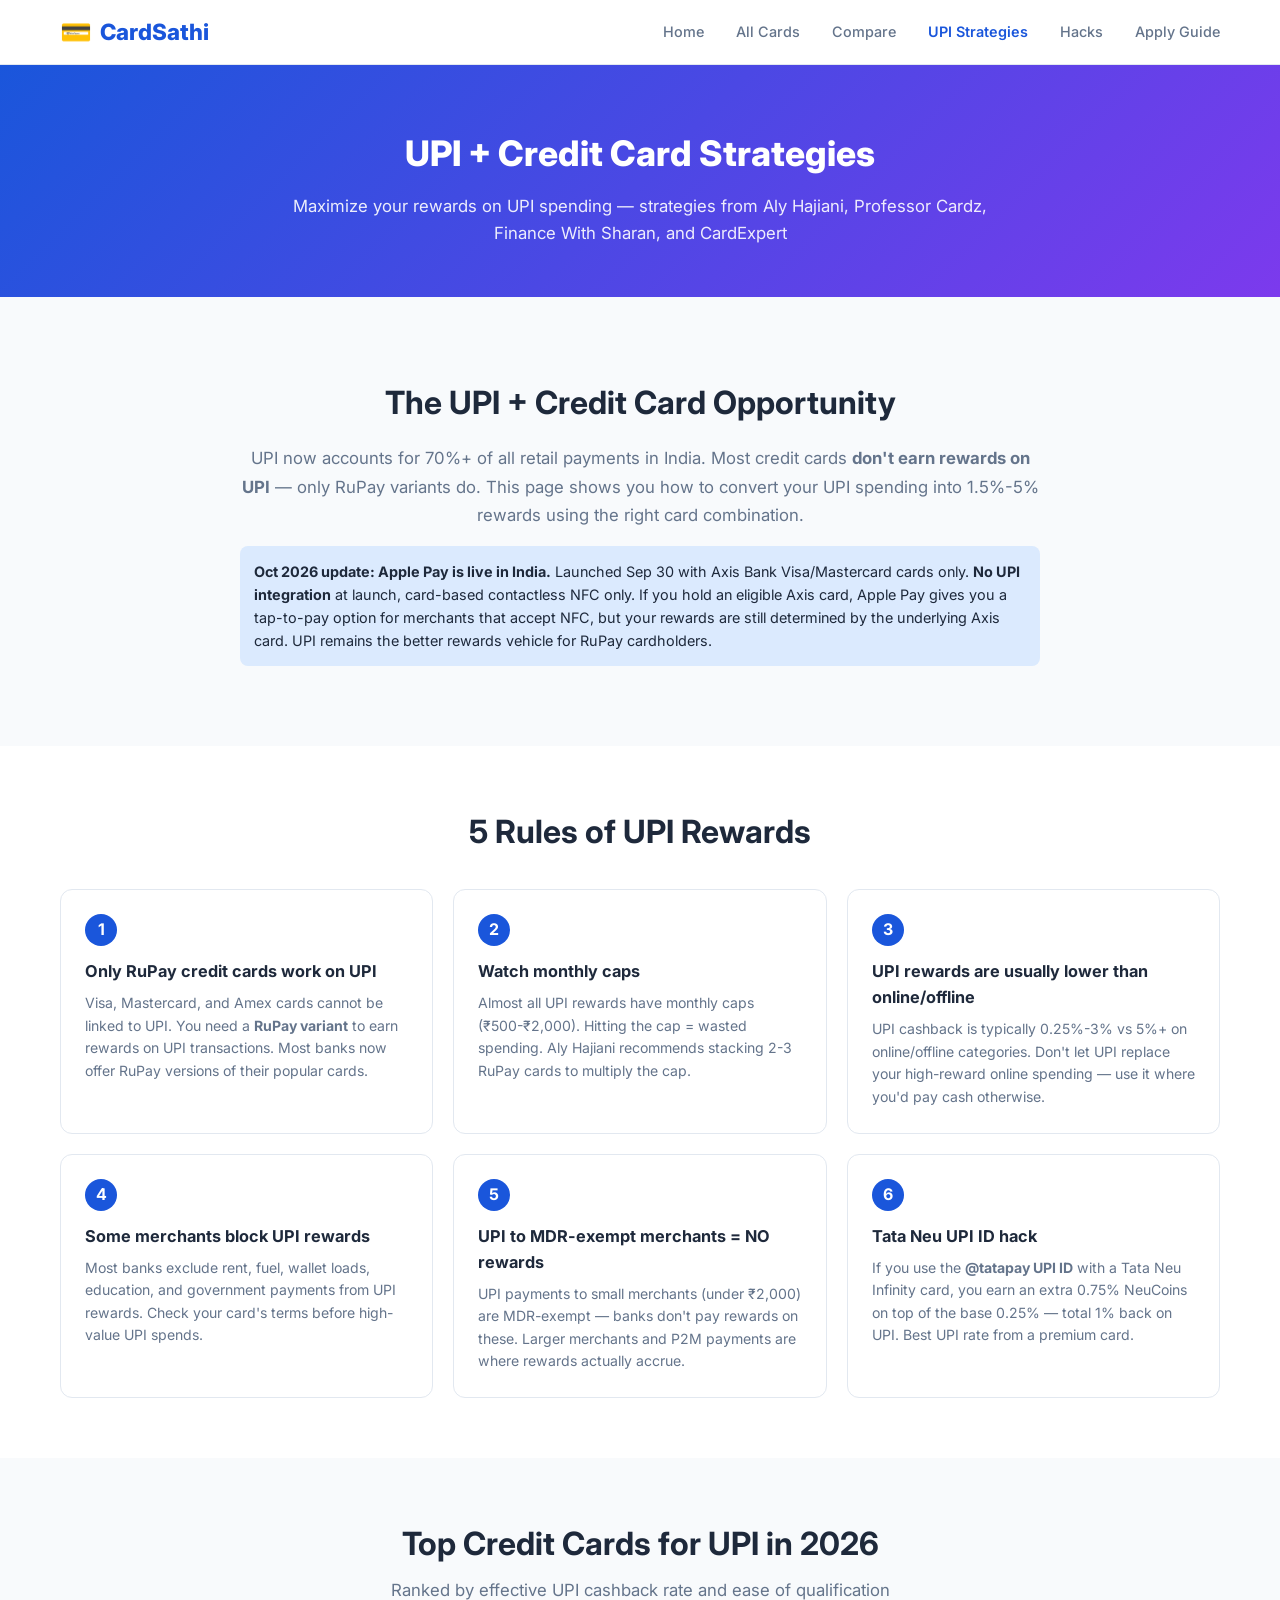
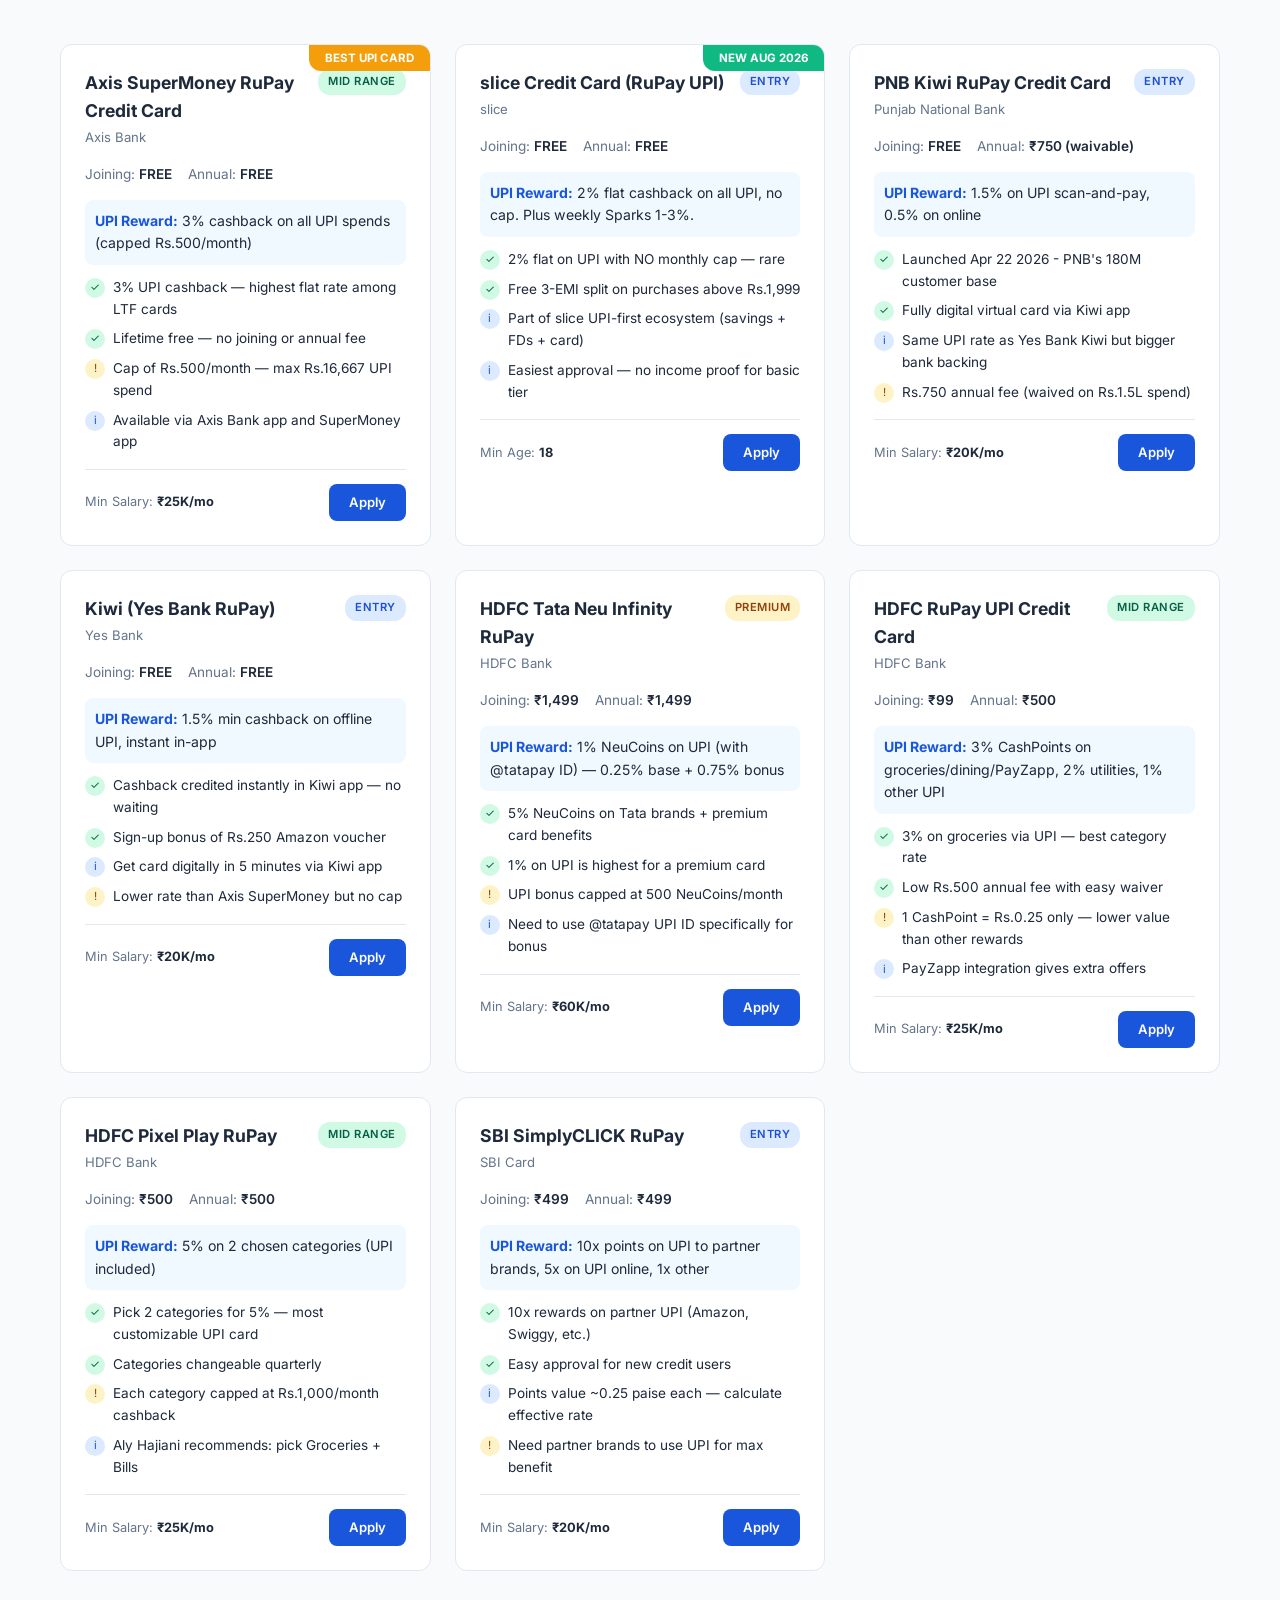
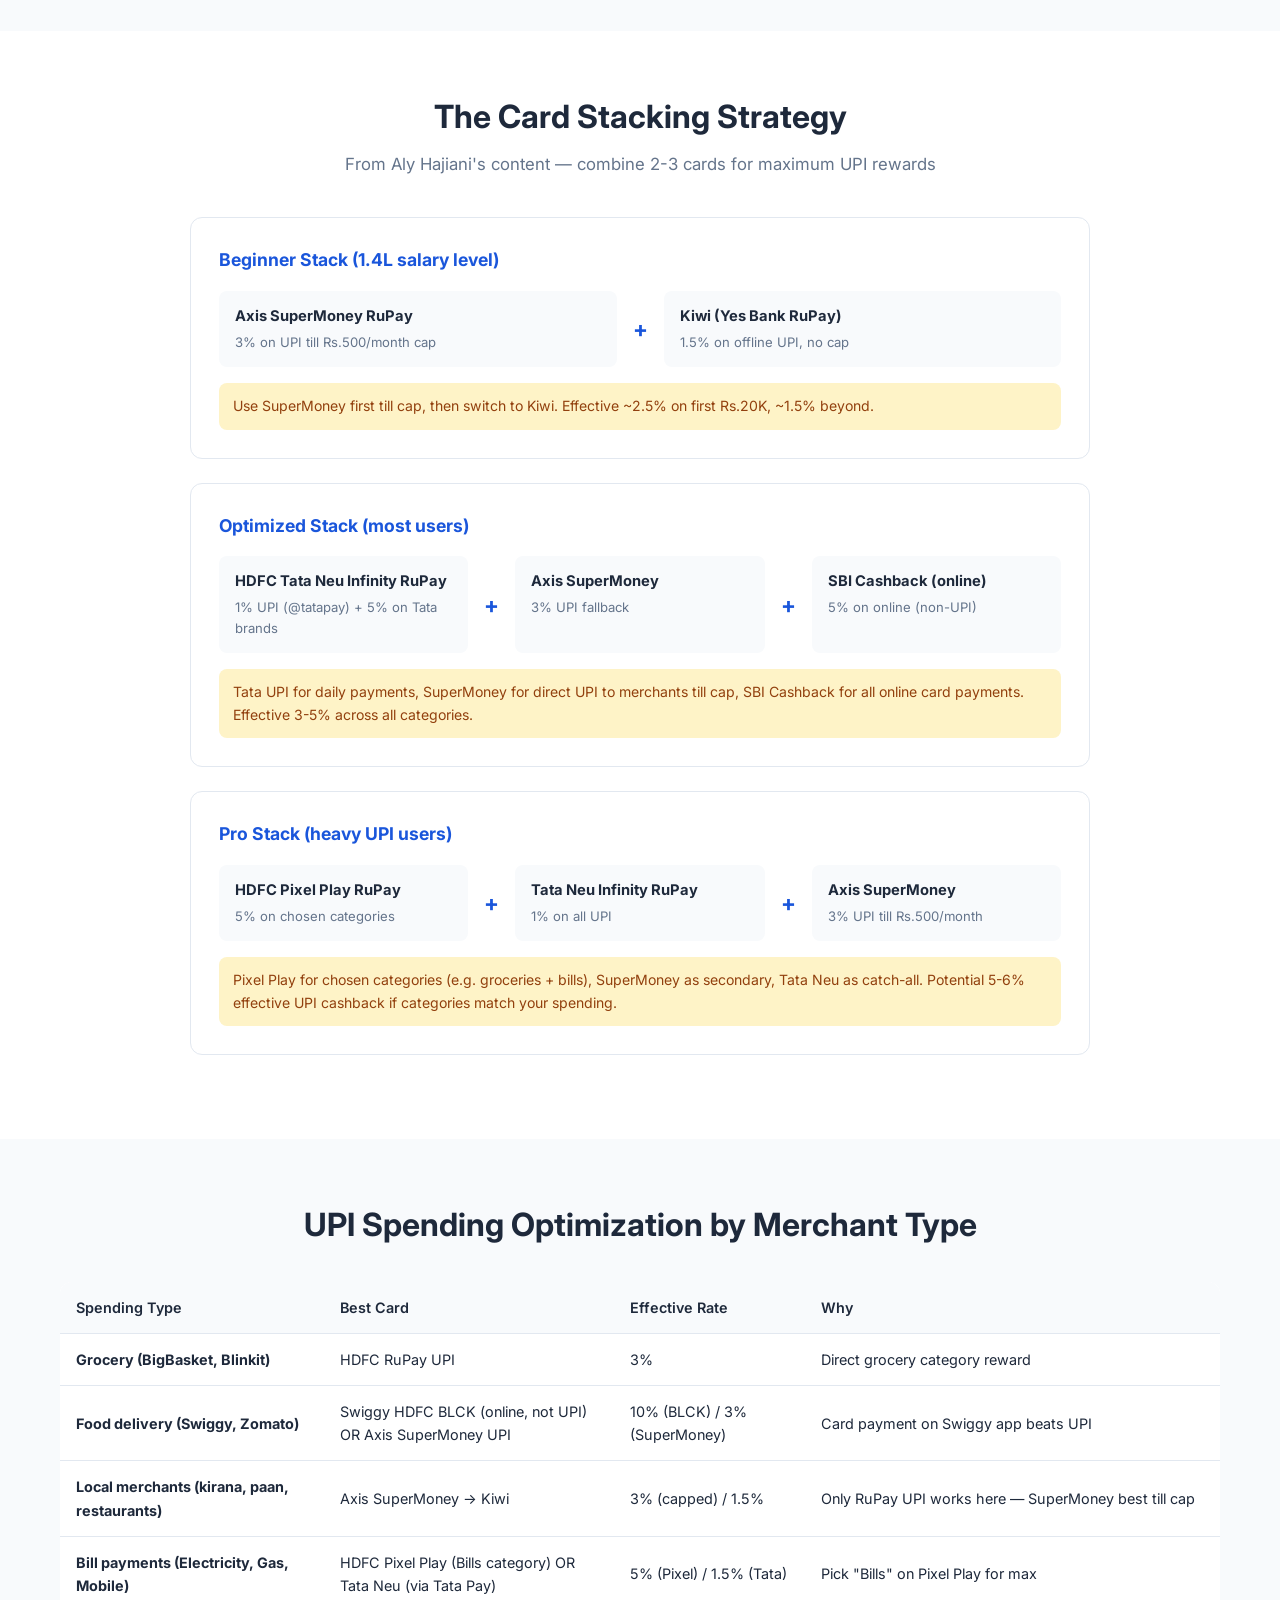
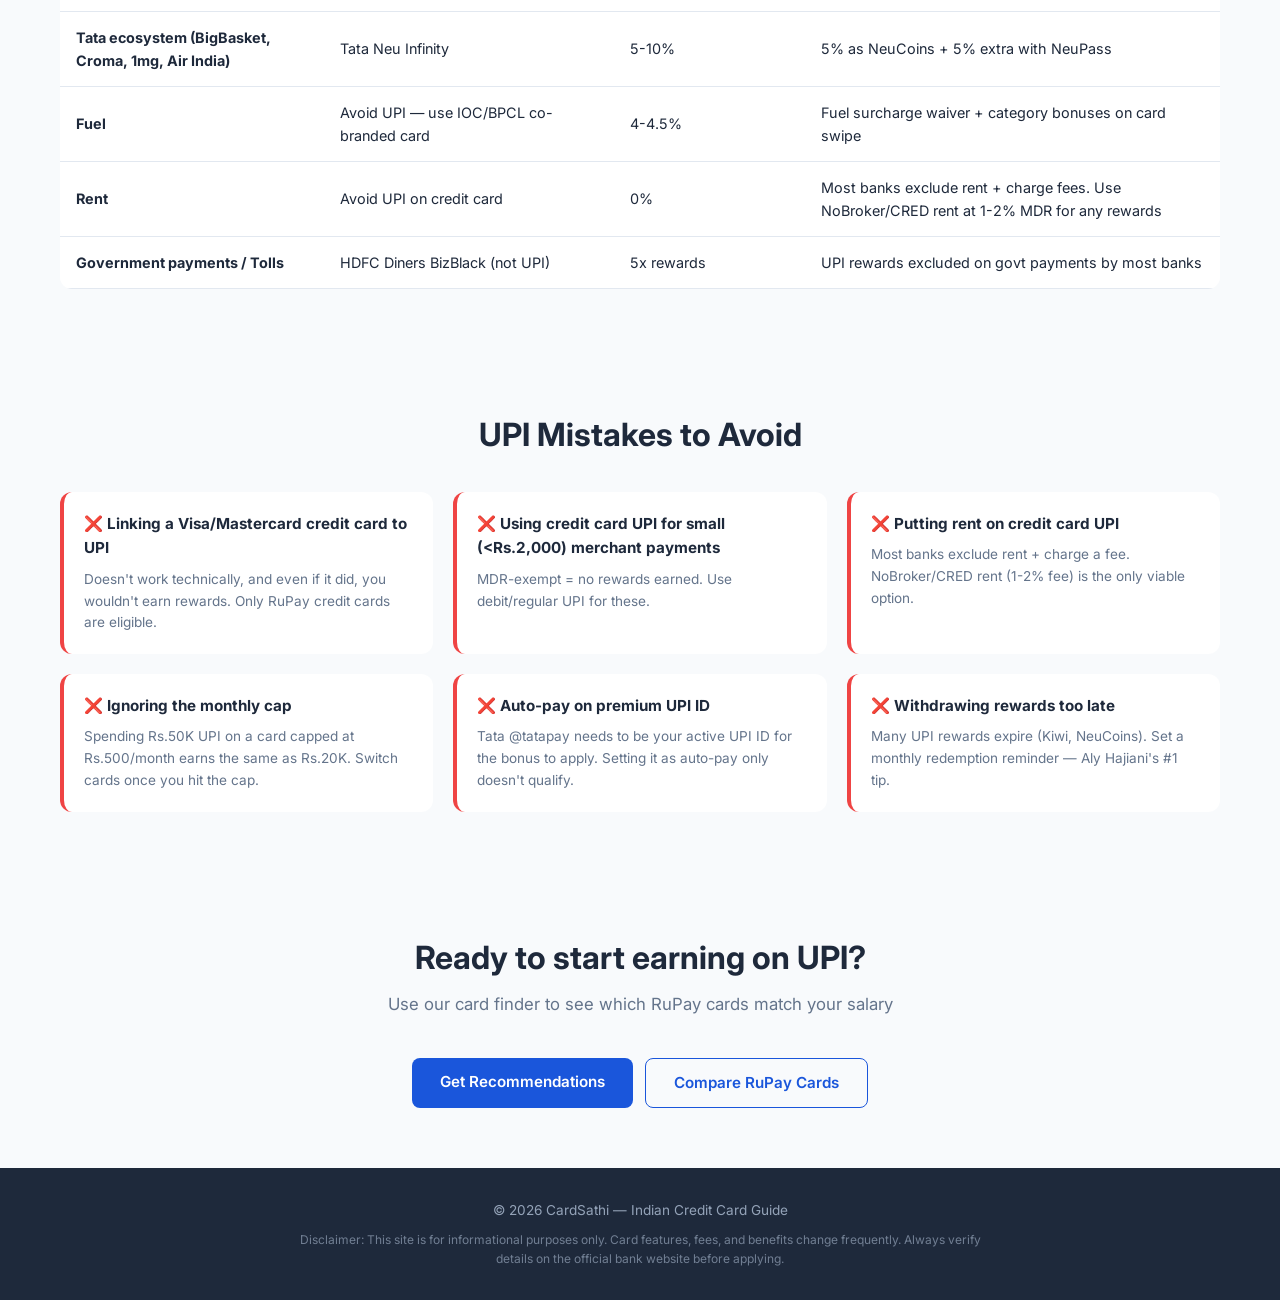
<file: strategies.html>
<!DOCTYPE html>
<html lang="en">
<head>
    <meta charset="UTF-8">
    <meta name="viewport" content="width=device-width, initial-scale=1.0">
    <title>UPI Credit Card Strategies | CardSathi</title>
    <link rel="preconnect" href="https://fonts.googleapis.com">
    <link href="https://fonts.googleapis.com/css2?family=Inter:wght@300;400;500;600;700;800&display=swap" rel="stylesheet">
    <link rel="stylesheet" href="style.css">
</head>
<body>
    <nav class="navbar">
        <div class="container nav-container">
            <a href="index.html" class="logo">
                <span class="logo-icon">💳</span>
                <span class="logo-text">CardSathi</span>
            </a>
            <ul class="nav-links">
                <li><a href="index.html">Home</a></li>
                <li><a href="cards.html">All Cards</a></li>
                <li><a href="compare.html">Compare</a></li>
                <li><a href="strategies.html" class="active">UPI Strategies</a></li>
                <li><a href="hacks.html">Hacks</a></li>
                <li><a href="guide.html">Apply Guide</a></li>
            </ul>
            <button class="mobile-menu-btn" onclick="toggleMobileMenu()">&#9776;</button>
        </div>
    </nav>

    <header class="page-header">
        <div class="container">
            <h1>UPI + Credit Card Strategies</h1>
            <p>Maximize your rewards on UPI spending — strategies from Aly Hajiani, Professor Cardz, Finance With Sharan, and CardExpert</p>
        </div>
    </header>

    <section class="section">
        <div class="container">
            <div class="strategy-intro">
                <h2>The UPI + Credit Card Opportunity</h2>
                <p>UPI now accounts for 70%+ of all retail payments in India. Most credit cards <strong>don't earn rewards on UPI</strong> — only RuPay variants do. This page shows you how to convert your UPI spending into 1.5%-5% rewards using the right card combination.</p>
                <div style="margin-top:16px; padding:14px; background:#dbeafe; border-radius:8px; font-size:0.9rem; text-align:left; line-height:1.6">
                    <strong>Oct 2026 update: Apple Pay is live in India.</strong> Launched Sep 30 with Axis Bank Visa/Mastercard cards only. <strong>No UPI integration</strong> at launch, card-based contactless NFC only. If you hold an eligible Axis card, Apple Pay gives you a tap-to-pay option for merchants that accept NFC, but your rewards are still determined by the underlying Axis card. UPI remains the better rewards vehicle for RuPay cardholders.
                </div>
            </div>
        </div>
    </section>

    <!-- KEY RULES -->
    <section class="section" style="background:var(--surface)">
        <div class="container">
            <h2>5 Rules of UPI Rewards</h2>
            <div class="rules-grid">
                <div class="rule-card">
                    <div class="rule-number">1</div>
                    <h3>Only RuPay credit cards work on UPI</h3>
                    <p>Visa, Mastercard, and Amex cards cannot be linked to UPI. You need a <strong>RuPay variant</strong> to earn rewards on UPI transactions. Most banks now offer RuPay versions of their popular cards.</p>
                </div>
                <div class="rule-card">
                    <div class="rule-number">2</div>
                    <h3>Watch monthly caps</h3>
                    <p>Almost all UPI rewards have monthly caps (₹500-₹2,000). Hitting the cap = wasted spending. Aly Hajiani recommends stacking 2-3 RuPay cards to multiply the cap.</p>
                </div>
                <div class="rule-card">
                    <div class="rule-number">3</div>
                    <h3>UPI rewards are usually lower than online/offline</h3>
                    <p>UPI cashback is typically 0.25%-3% vs 5%+ on online/offline categories. Don't let UPI replace your high-reward online spending — use it where you'd pay cash otherwise.</p>
                </div>
                <div class="rule-card">
                    <div class="rule-number">4</div>
                    <h3>Some merchants block UPI rewards</h3>
                    <p>Most banks exclude rent, fuel, wallet loads, education, and government payments from UPI rewards. Check your card's terms before high-value UPI spends.</p>
                </div>
                <div class="rule-card">
                    <div class="rule-number">5</div>
                    <h3>UPI to MDR-exempt merchants = NO rewards</h3>
                    <p>UPI payments to small merchants (under ₹2,000) are MDR-exempt — banks don't pay rewards on these. Larger merchants and P2M payments are where rewards actually accrue.</p>
                </div>
                <div class="rule-card">
                    <div class="rule-number">6</div>
                    <h3>Tata Neu UPI ID hack</h3>
                    <p>If you use the <strong>@tatapay UPI ID</strong> with a Tata Neu Infinity card, you earn an extra 0.75% NeuCoins on top of the base 0.25% — total 1% back on UPI. Best UPI rate from a premium card.</p>
                </div>
            </div>
        </div>
    </section>

    <!-- TOP UPI CARDS -->
    <section class="section">
        <div class="container">
            <h2>Top Credit Cards for UPI in 2026</h2>
            <p class="section-desc">Ranked by effective UPI cashback rate and ease of qualification</p>
            <div class="cards-grid">

                <div class="card">
                    <div class="best-match-badge">Best UPI Card</div>
                    <div class="card-header">
                        <div>
                            <div class="card-name">Axis SuperMoney RuPay Credit Card</div>
                            <div class="card-bank">Axis Bank</div>
                        </div>
                        <span class="card-tier tier-mid">Mid Range</span>
                    </div>
                    <div class="card-fee">
                        <span><span class="fee-label">Joining:</span> <span class="fee-value">FREE</span></span>
                        <span><span class="fee-label">Annual:</span> <span class="fee-value">FREE</span></span>
                    </div>
                    <div style="margin-bottom:12px;padding:10px;background:#f0f9ff;border-radius:8px;font-size:0.88rem">
                        <strong style="color:#1a56db">UPI Reward:</strong> 3% cashback on all UPI spends (capped Rs.500/month)
                    </div>
                    <div class="card-highlights">
                        <div class="highlight"><span class="highlight-icon highlight-good">&#10003;</span><span>3% UPI cashback — highest flat rate among LTF cards</span></div>
                        <div class="highlight"><span class="highlight-icon highlight-good">&#10003;</span><span>Lifetime free — no joining or annual fee</span></div>
                        <div class="highlight"><span class="highlight-icon highlight-warn">!</span><span>Cap of Rs.500/month — max Rs.16,667 UPI spend</span></div>
                        <div class="highlight"><span class="highlight-icon highlight-info">i</span><span>Available via Axis Bank app and SuperMoney app</span></div>
                    </div>
                    <div class="card-footer">
                        <div class="card-salary">Min Salary: <strong>&#8377;25K/mo</strong></div>
                        <a href="https://www.axisbank.com/" target="_blank" class="apply-btn">Apply</a>
                    </div>
                </div>

                <div class="card">
                    <div class="best-match-badge" style="background:#10b981">NEW Aug 2026</div>
                    <div class="card-header">
                        <div>
                            <div class="card-name">slice Credit Card (RuPay UPI)</div>
                            <div class="card-bank">slice</div>
                        </div>
                        <span class="card-tier tier-entry">Entry</span>
                    </div>
                    <div class="card-fee">
                        <span><span class="fee-label">Joining:</span> <span class="fee-value">FREE</span></span>
                        <span><span class="fee-label">Annual:</span> <span class="fee-value">FREE</span></span>
                    </div>
                    <div style="margin-bottom:12px;padding:10px;background:#f0f9ff;border-radius:8px;font-size:0.88rem">
                        <strong style="color:#1a56db">UPI Reward:</strong> 2% flat cashback on all UPI, no cap. Plus weekly Sparks 1-3%.
                    </div>
                    <div class="card-highlights">
                        <div class="highlight"><span class="highlight-icon highlight-good">&#10003;</span><span>2% flat on UPI with NO monthly cap — rare</span></div>
                        <div class="highlight"><span class="highlight-icon highlight-good">&#10003;</span><span>Free 3-EMI split on purchases above Rs.1,999</span></div>
                        <div class="highlight"><span class="highlight-icon highlight-info">i</span><span>Part of slice UPI-first ecosystem (savings + FDs + card)</span></div>
                        <div class="highlight"><span class="highlight-icon highlight-info">i</span><span>Easiest approval — no income proof for basic tier</span></div>
                    </div>
                    <div class="card-footer">
                        <div class="card-salary">Min Age: <strong>18</strong></div>
                        <a href="https://www.sliceit.com/" target="_blank" class="apply-btn">Apply</a>
                    </div>
                </div>

                <div class="card">
                    <div class="card-header">
                        <div>
                            <div class="card-name">PNB Kiwi RuPay Credit Card</div>
                            <div class="card-bank">Punjab National Bank</div>
                        </div>
                        <span class="card-tier tier-entry">Entry</span>
                    </div>
                    <div class="card-fee">
                        <span><span class="fee-label">Joining:</span> <span class="fee-value">FREE</span></span>
                        <span><span class="fee-label">Annual:</span> <span class="fee-value">&#8377;750 (waivable)</span></span>
                    </div>
                    <div style="margin-bottom:12px;padding:10px;background:#f0f9ff;border-radius:8px;font-size:0.88rem">
                        <strong style="color:#1a56db">UPI Reward:</strong> 1.5% on UPI scan-and-pay, 0.5% on online
                    </div>
                    <div class="card-highlights">
                        <div class="highlight"><span class="highlight-icon highlight-good">&#10003;</span><span>Launched Apr 22 2026 - PNB's 180M customer base</span></div>
                        <div class="highlight"><span class="highlight-icon highlight-good">&#10003;</span><span>Fully digital virtual card via Kiwi app</span></div>
                        <div class="highlight"><span class="highlight-icon highlight-info">i</span><span>Same UPI rate as Yes Bank Kiwi but bigger bank backing</span></div>
                        <div class="highlight"><span class="highlight-icon highlight-warn">!</span><span>Rs.750 annual fee (waived on Rs.1.5L spend)</span></div>
                    </div>
                    <div class="card-footer">
                        <div class="card-salary">Min Salary: <strong>&#8377;20K/mo</strong></div>
                        <a href="https://gokiwi.in/" target="_blank" class="apply-btn">Apply</a>
                    </div>
                </div>

                <div class="card">
                    <div class="card-header">
                        <div>
                            <div class="card-name">Kiwi (Yes Bank RuPay)</div>
                            <div class="card-bank">Yes Bank</div>
                        </div>
                        <span class="card-tier tier-entry">Entry</span>
                    </div>
                    <div class="card-fee">
                        <span><span class="fee-label">Joining:</span> <span class="fee-value">FREE</span></span>
                        <span><span class="fee-label">Annual:</span> <span class="fee-value">FREE</span></span>
                    </div>
                    <div style="margin-bottom:12px;padding:10px;background:#f0f9ff;border-radius:8px;font-size:0.88rem">
                        <strong style="color:#1a56db">UPI Reward:</strong> 1.5% min cashback on offline UPI, instant in-app
                    </div>
                    <div class="card-highlights">
                        <div class="highlight"><span class="highlight-icon highlight-good">&#10003;</span><span>Cashback credited instantly in Kiwi app — no waiting</span></div>
                        <div class="highlight"><span class="highlight-icon highlight-good">&#10003;</span><span>Sign-up bonus of Rs.250 Amazon voucher</span></div>
                        <div class="highlight"><span class="highlight-icon highlight-info">i</span><span>Get card digitally in 5 minutes via Kiwi app</span></div>
                        <div class="highlight"><span class="highlight-icon highlight-warn">!</span><span>Lower rate than Axis SuperMoney but no cap</span></div>
                    </div>
                    <div class="card-footer">
                        <div class="card-salary">Min Salary: <strong>&#8377;20K/mo</strong></div>
                        <a href="https://gokiwi.in/" target="_blank" class="apply-btn">Apply</a>
                    </div>
                </div>

                <div class="card">
                    <div class="card-header">
                        <div>
                            <div class="card-name">HDFC Tata Neu Infinity RuPay</div>
                            <div class="card-bank">HDFC Bank</div>
                        </div>
                        <span class="card-tier tier-premium">Premium</span>
                    </div>
                    <div class="card-fee">
                        <span><span class="fee-label">Joining:</span> <span class="fee-value">&#8377;1,499</span></span>
                        <span><span class="fee-label">Annual:</span> <span class="fee-value">&#8377;1,499</span></span>
                    </div>
                    <div style="margin-bottom:12px;padding:10px;background:#f0f9ff;border-radius:8px;font-size:0.88rem">
                        <strong style="color:#1a56db">UPI Reward:</strong> 1% NeuCoins on UPI (with @tatapay ID) — 0.25% base + 0.75% bonus
                    </div>
                    <div class="card-highlights">
                        <div class="highlight"><span class="highlight-icon highlight-good">&#10003;</span><span>5% NeuCoins on Tata brands + premium card benefits</span></div>
                        <div class="highlight"><span class="highlight-icon highlight-good">&#10003;</span><span>1% on UPI is highest for a premium card</span></div>
                        <div class="highlight"><span class="highlight-icon highlight-warn">!</span><span>UPI bonus capped at 500 NeuCoins/month</span></div>
                        <div class="highlight"><span class="highlight-icon highlight-info">i</span><span>Need to use @tatapay UPI ID specifically for bonus</span></div>
                    </div>
                    <div class="card-footer">
                        <div class="card-salary">Min Salary: <strong>&#8377;60K/mo</strong></div>
                        <a href="https://www.hdfcbank.com/personal/pay/cards/credit-cards/tata-neu-hdfc-bank-credit-card" target="_blank" class="apply-btn">Apply</a>
                    </div>
                </div>

                <div class="card">
                    <div class="card-header">
                        <div>
                            <div class="card-name">HDFC RuPay UPI Credit Card</div>
                            <div class="card-bank">HDFC Bank</div>
                        </div>
                        <span class="card-tier tier-mid">Mid Range</span>
                    </div>
                    <div class="card-fee">
                        <span><span class="fee-label">Joining:</span> <span class="fee-value">&#8377;99</span></span>
                        <span><span class="fee-label">Annual:</span> <span class="fee-value">&#8377;500</span></span>
                    </div>
                    <div style="margin-bottom:12px;padding:10px;background:#f0f9ff;border-radius:8px;font-size:0.88rem">
                        <strong style="color:#1a56db">UPI Reward:</strong> 3% CashPoints on groceries/dining/PayZapp, 2% utilities, 1% other UPI
                    </div>
                    <div class="card-highlights">
                        <div class="highlight"><span class="highlight-icon highlight-good">&#10003;</span><span>3% on groceries via UPI — best category rate</span></div>
                        <div class="highlight"><span class="highlight-icon highlight-good">&#10003;</span><span>Low Rs.500 annual fee with easy waiver</span></div>
                        <div class="highlight"><span class="highlight-icon highlight-warn">!</span><span>1 CashPoint = Rs.0.25 only — lower value than other rewards</span></div>
                        <div class="highlight"><span class="highlight-icon highlight-info">i</span><span>PayZapp integration gives extra offers</span></div>
                    </div>
                    <div class="card-footer">
                        <div class="card-salary">Min Salary: <strong>&#8377;25K/mo</strong></div>
                        <a href="https://www.hdfcbank.com/personal/pay/cards/credit-cards" target="_blank" class="apply-btn">Apply</a>
                    </div>
                </div>

                <div class="card">
                    <div class="card-header">
                        <div>
                            <div class="card-name">HDFC Pixel Play RuPay</div>
                            <div class="card-bank">HDFC Bank</div>
                        </div>
                        <span class="card-tier tier-mid">Mid Range</span>
                    </div>
                    <div class="card-fee">
                        <span><span class="fee-label">Joining:</span> <span class="fee-value">&#8377;500</span></span>
                        <span><span class="fee-label">Annual:</span> <span class="fee-value">&#8377;500</span></span>
                    </div>
                    <div style="margin-bottom:12px;padding:10px;background:#f0f9ff;border-radius:8px;font-size:0.88rem">
                        <strong style="color:#1a56db">UPI Reward:</strong> 5% on 2 chosen categories (UPI included)
                    </div>
                    <div class="card-highlights">
                        <div class="highlight"><span class="highlight-icon highlight-good">&#10003;</span><span>Pick 2 categories for 5% — most customizable UPI card</span></div>
                        <div class="highlight"><span class="highlight-icon highlight-good">&#10003;</span><span>Categories changeable quarterly</span></div>
                        <div class="highlight"><span class="highlight-icon highlight-warn">!</span><span>Each category capped at Rs.1,000/month cashback</span></div>
                        <div class="highlight"><span class="highlight-icon highlight-info">i</span><span>Aly Hajiani recommends: pick Groceries + Bills</span></div>
                    </div>
                    <div class="card-footer">
                        <div class="card-salary">Min Salary: <strong>&#8377;25K/mo</strong></div>
                        <a href="https://www.hdfcbank.com/personal/pay/cards/credit-cards" target="_blank" class="apply-btn">Apply</a>
                    </div>
                </div>

                <div class="card">
                    <div class="card-header">
                        <div>
                            <div class="card-name">SBI SimplyCLICK RuPay</div>
                            <div class="card-bank">SBI Card</div>
                        </div>
                        <span class="card-tier tier-entry">Entry</span>
                    </div>
                    <div class="card-fee">
                        <span><span class="fee-label">Joining:</span> <span class="fee-value">&#8377;499</span></span>
                        <span><span class="fee-label">Annual:</span> <span class="fee-value">&#8377;499</span></span>
                    </div>
                    <div style="margin-bottom:12px;padding:10px;background:#f0f9ff;border-radius:8px;font-size:0.88rem">
                        <strong style="color:#1a56db">UPI Reward:</strong> 10x points on UPI to partner brands, 5x on UPI online, 1x other
                    </div>
                    <div class="card-highlights">
                        <div class="highlight"><span class="highlight-icon highlight-good">&#10003;</span><span>10x rewards on partner UPI (Amazon, Swiggy, etc.)</span></div>
                        <div class="highlight"><span class="highlight-icon highlight-good">&#10003;</span><span>Easy approval for new credit users</span></div>
                        <div class="highlight"><span class="highlight-icon highlight-info">i</span><span>Points value ~0.25 paise each — calculate effective rate</span></div>
                        <div class="highlight"><span class="highlight-icon highlight-warn">!</span><span>Need partner brands to use UPI for max benefit</span></div>
                    </div>
                    <div class="card-footer">
                        <div class="card-salary">Min Salary: <strong>&#8377;20K/mo</strong></div>
                        <a href="https://www.sbicard.com/" target="_blank" class="apply-btn">Apply</a>
                    </div>
                </div>

            </div>
        </div>
    </section>

    <!-- STACKING STRATEGY -->
    <section class="section" style="background:var(--surface)">
        <div class="container">
            <h2>The Card Stacking Strategy</h2>
            <p class="section-desc">From Aly Hajiani's content — combine 2-3 cards for maximum UPI rewards</p>

            <div class="strategy-stack">
                <div class="stack-step">
                    <div class="stack-label">Beginner Stack (1.4L salary level)</div>
                    <div class="stack-cards">
                        <div class="stack-card">
                            <strong>Axis SuperMoney RuPay</strong>
                            <span>3% on UPI till Rs.500/month cap</span>
                        </div>
                        <div class="stack-plus">+</div>
                        <div class="stack-card">
                            <strong>Kiwi (Yes Bank RuPay)</strong>
                            <span>1.5% on offline UPI, no cap</span>
                        </div>
                    </div>
                    <p class="stack-result">Use SuperMoney first till cap, then switch to Kiwi. Effective ~2.5% on first Rs.20K, ~1.5% beyond.</p>
                </div>

                <div class="stack-step">
                    <div class="stack-label">Optimized Stack (most users)</div>
                    <div class="stack-cards">
                        <div class="stack-card">
                            <strong>HDFC Tata Neu Infinity RuPay</strong>
                            <span>1% UPI (@tatapay) + 5% on Tata brands</span>
                        </div>
                        <div class="stack-plus">+</div>
                        <div class="stack-card">
                            <strong>Axis SuperMoney</strong>
                            <span>3% UPI fallback</span>
                        </div>
                        <div class="stack-plus">+</div>
                        <div class="stack-card">
                            <strong>SBI Cashback (online)</strong>
                            <span>5% on online (non-UPI)</span>
                        </div>
                    </div>
                    <p class="stack-result">Tata UPI for daily payments, SuperMoney for direct UPI to merchants till cap, SBI Cashback for all online card payments. Effective 3-5% across all categories.</p>
                </div>

                <div class="stack-step">
                    <div class="stack-label">Pro Stack (heavy UPI users)</div>
                    <div class="stack-cards">
                        <div class="stack-card">
                            <strong>HDFC Pixel Play RuPay</strong>
                            <span>5% on chosen categories</span>
                        </div>
                        <div class="stack-plus">+</div>
                        <div class="stack-card">
                            <strong>Tata Neu Infinity RuPay</strong>
                            <span>1% on all UPI</span>
                        </div>
                        <div class="stack-plus">+</div>
                        <div class="stack-card">
                            <strong>Axis SuperMoney</strong>
                            <span>3% UPI till Rs.500/month</span>
                        </div>
                    </div>
                    <p class="stack-result">Pixel Play for chosen categories (e.g. groceries + bills), SuperMoney as secondary, Tata Neu as catch-all. Potential 5-6% effective UPI cashback if categories match your spending.</p>
                </div>
            </div>
        </div>
    </section>

    <!-- MERCHANT TYPE STRATEGY -->
    <section class="section">
        <div class="container">
            <h2>UPI Spending Optimization by Merchant Type</h2>
            <div class="merchant-table-wrapper">
                <table class="merchant-table">
                    <thead>
                        <tr>
                            <th>Spending Type</th>
                            <th>Best Card</th>
                            <th>Effective Rate</th>
                            <th>Why</th>
                        </tr>
                    </thead>
                    <tbody>
                        <tr>
                            <td><strong>Grocery (BigBasket, Blinkit)</strong></td>
                            <td>HDFC RuPay UPI</td>
                            <td>3%</td>
                            <td>Direct grocery category reward</td>
                        </tr>
                        <tr>
                            <td><strong>Food delivery (Swiggy, Zomato)</strong></td>
                            <td>Swiggy HDFC BLCK (online, not UPI) OR Axis SuperMoney UPI</td>
                            <td>10% (BLCK) / 3% (SuperMoney)</td>
                            <td>Card payment on Swiggy app beats UPI</td>
                        </tr>
                        <tr>
                            <td><strong>Local merchants (kirana, paan, restaurants)</strong></td>
                            <td>Axis SuperMoney → Kiwi</td>
                            <td>3% (capped) / 1.5%</td>
                            <td>Only RuPay UPI works here — SuperMoney best till cap</td>
                        </tr>
                        <tr>
                            <td><strong>Bill payments (Electricity, Gas, Mobile)</strong></td>
                            <td>HDFC Pixel Play (Bills category) OR Tata Neu (via Tata Pay)</td>
                            <td>5% (Pixel) / 1.5% (Tata)</td>
                            <td>Pick "Bills" on Pixel Play for max</td>
                        </tr>
                        <tr>
                            <td><strong>Tata ecosystem (BigBasket, Croma, 1mg, Air India)</strong></td>
                            <td>Tata Neu Infinity</td>
                            <td>5-10%</td>
                            <td>5% as NeuCoins + 5% extra with NeuPass</td>
                        </tr>
                        <tr>
                            <td><strong>Fuel</strong></td>
                            <td>Avoid UPI — use IOC/BPCL co-branded card</td>
                            <td>4-4.5%</td>
                            <td>Fuel surcharge waiver + category bonuses on card swipe</td>
                        </tr>
                        <tr>
                            <td><strong>Rent</strong></td>
                            <td>Avoid UPI on credit card</td>
                            <td>0%</td>
                            <td>Most banks exclude rent + charge fees. Use NoBroker/CRED rent at 1-2% MDR for any rewards</td>
                        </tr>
                        <tr>
                            <td><strong>Government payments / Tolls</strong></td>
                            <td>HDFC Diners BizBlack (not UPI)</td>
                            <td>5x rewards</td>
                            <td>UPI rewards excluded on govt payments by most banks</td>
                        </tr>
                    </tbody>
                </table>
            </div>
        </div>
    </section>

    <!-- AVOID THESE MISTAKES -->
    <section class="section" style="background:var(--bg)">
        <div class="container">
            <h2>UPI Mistakes to Avoid</h2>
            <div class="mistake-grid">
                <div class="mistake-card">
                    <h3>❌ Linking a Visa/Mastercard credit card to UPI</h3>
                    <p>Doesn't work technically, and even if it did, you wouldn't earn rewards. Only RuPay credit cards are eligible.</p>
                </div>
                <div class="mistake-card">
                    <h3>❌ Using credit card UPI for small (&lt;Rs.2,000) merchant payments</h3>
                    <p>MDR-exempt = no rewards earned. Use debit/regular UPI for these.</p>
                </div>
                <div class="mistake-card">
                    <h3>❌ Putting rent on credit card UPI</h3>
                    <p>Most banks exclude rent + charge a fee. NoBroker/CRED rent (1-2% fee) is the only viable option.</p>
                </div>
                <div class="mistake-card">
                    <h3>❌ Ignoring the monthly cap</h3>
                    <p>Spending Rs.50K UPI on a card capped at Rs.500/month earns the same as Rs.20K. Switch cards once you hit the cap.</p>
                </div>
                <div class="mistake-card">
                    <h3>❌ Auto-pay on premium UPI ID</h3>
                    <p>Tata @tatapay needs to be your active UPI ID for the bonus to apply. Setting it as auto-pay only doesn't qualify.</p>
                </div>
                <div class="mistake-card">
                    <h3>❌ Withdrawing rewards too late</h3>
                    <p>Many UPI rewards expire (Kiwi, NeuCoins). Set a monthly redemption reminder — Aly Hajiani's #1 tip.</p>
                </div>
            </div>
        </div>
    </section>

    <section class="section" style="text-align:center">
        <div class="container">
            <h2>Ready to start earning on UPI?</h2>
            <p class="section-desc">Use our card finder to see which RuPay cards match your salary</p>
            <div class="hero-cta" style="justify-content:center">
                <a href="index.html#finder" class="cta-btn cta-btn-primary">Get Recommendations</a>
                <a href="compare.html" class="cta-btn cta-btn-secondary">Compare RuPay Cards</a>
            </div>
        </div>
    </section>

    <footer>
        <div class="container">
            <p>&copy; 2026 CardSathi — Indian Credit Card Guide</p>
            <p class="disclaimer">Disclaimer: This site is for informational purposes only. Card features, fees, and benefits change frequently. Always verify details on the official bank website before applying.</p>
        </div>
    </footer>

    <script>
        function toggleMobileMenu() {
            document.querySelector('.nav-links').classList.toggle('active');
        }
    </script>
</body>
</html>
</file>
<file: style.css>
:root {
    --primary: #1a56db;
    --primary-light: #e8effc;
    --primary-dark: #1040a0;
    --accent: #f59e0b;
    --accent-light: #fef3c7;
    --bg: #f8fafc;
    --surface: #ffffff;
    --text: #1e293b;
    --text-secondary: #64748b;
    --border: #e2e8f0;
    --success: #10b981;
    --danger: #ef4444;
    --radius: 12px;
    --shadow: 0 1px 3px rgba(0,0,0,0.08), 0 1px 2px rgba(0,0,0,0.06);
    --shadow-lg: 0 10px 15px -3px rgba(0,0,0,0.1), 0 4px 6px -2px rgba(0,0,0,0.05);
}

* { margin: 0; padding: 0; box-sizing: border-box; }

body {
    font-family: 'Inter', -apple-system, BlinkMacSystemFont, sans-serif;
    background: var(--bg);
    color: var(--text);
    line-height: 1.6;
}

.container {
    max-width: 1200px;
    margin: 0 auto;
    padding: 0 20px;
}

/* NAVBAR */
.navbar {
    background: var(--surface);
    border-bottom: 1px solid var(--border);
    position: sticky;
    top: 0;
    z-index: 100;
    backdrop-filter: blur(10px);
}

.nav-container {
    display: flex;
    align-items: center;
    justify-content: space-between;
    height: 64px;
}

.logo {
    display: flex;
    align-items: center;
    gap: 8px;
    font-size: 1.4rem;
    font-weight: 800;
    color: var(--primary);
    text-decoration: none;
}

.logo-icon { font-size: 1.6rem; }

.nav-links {
    display: flex;
    list-style: none;
    gap: 32px;
}

.nav-links a {
    text-decoration: none;
    color: var(--text-secondary);
    font-weight: 500;
    font-size: 0.9rem;
    transition: color 0.2s;
}

.nav-links a:hover { color: var(--primary); }

.nav-links a.active {
    color: var(--primary);
    font-weight: 600;
}

.logo {
    text-decoration: none;
}

/* PAGE HEADER (non-home pages) */
.page-header {
    background: linear-gradient(135deg, #1a56db 0%, #7c3aed 100%);
    color: white;
    padding: 60px 0 50px;
    text-align: center;
}

.page-header h1 {
    font-size: 2.2rem;
    font-weight: 800;
    margin-bottom: 12px;
}

.page-header p {
    opacity: 0.9;
    max-width: 700px;
    margin: 0 auto;
    font-size: 1.05rem;
}

/* HERO CTAs */
.hero-cta {
    display: flex;
    gap: 12px;
    justify-content: center;
    margin-top: 24px;
    flex-wrap: wrap;
}

.cta-btn {
    padding: 12px 28px;
    border-radius: 8px;
    font-weight: 600;
    font-size: 0.95rem;
    text-decoration: none;
    transition: all 0.2s;
    display: inline-block;
}

.cta-btn-primary {
    background: white;
    color: var(--primary);
}

.cta-btn-primary:hover {
    background: #f1f5f9;
    transform: translateY(-1px);
}

.cta-btn-secondary {
    background: transparent;
    color: white;
    border: 1.5px solid rgba(255,255,255,0.5);
}

.cta-btn-secondary:hover {
    border-color: white;
    background: rgba(255,255,255,0.1);
}

/* On non-hero sections, primary CTA inverted */
.section .cta-btn-primary {
    background: var(--primary);
    color: white;
}

.section .cta-btn-primary:hover {
    background: var(--primary-dark);
}

.section .cta-btn-secondary {
    color: var(--primary);
    border: 1.5px solid var(--primary);
}

.section .cta-btn-secondary:hover {
    background: var(--primary-light);
}

/* QUICK LINKS */
.quick-links-grid {
    display: grid;
    grid-template-columns: repeat(auto-fit, minmax(260px, 1fr));
    gap: 24px;
    margin-top: 40px;
}

.quick-link {
    display: block;
    padding: 32px 28px;
    background: var(--surface);
    border: 1.5px solid var(--border);
    border-radius: var(--radius);
    text-decoration: none;
    color: var(--text);
    transition: all 0.2s;
    text-align: center;
}

.quick-link:hover {
    border-color: var(--primary);
    box-shadow: var(--shadow-lg);
    transform: translateY(-2px);
}

.quick-link-icon {
    font-size: 2.5rem;
    margin-bottom: 12px;
}

.quick-link h3 {
    font-size: 1.2rem;
    margin-bottom: 8px;
    color: var(--primary);
}

.quick-link p {
    font-size: 0.9rem;
    color: var(--text-secondary);
}

.mobile-menu-btn {
    display: none;
    background: none;
    border: none;
    font-size: 1.5rem;
    cursor: pointer;
    color: var(--text);
}

/* HERO */
.hero {
    background: linear-gradient(135deg, #1a56db 0%, #7c3aed 100%);
    color: white;
    padding: 80px 0 60px;
    text-align: center;
}

.hero h1 {
    font-size: 2.8rem;
    font-weight: 800;
    margin-bottom: 16px;
    letter-spacing: -0.5px;
}

.hero-subtitle {
    font-size: 1.1rem;
    opacity: 0.9;
    max-width: 700px;
    margin: 0 auto 12px;
}

.last-updated {
    font-size: 0.85rem;
    opacity: 0.7;
}

/* SECTIONS */
.section {
    padding: 60px 0;
}

.section h2 {
    font-size: 2rem;
    font-weight: 700;
    text-align: center;
    margin-bottom: 8px;
}

.section-desc {
    text-align: center;
    color: var(--text-secondary);
    margin-bottom: 40px;
    font-size: 1.05rem;
}

/* FINDER */
.finder-section {
    background: var(--surface);
    border-bottom: 1px solid var(--border);
}

.finder-controls {
    max-width: 700px;
    margin: 0 auto 40px;
}

.slider-group {
    margin-bottom: 28px;
}

.slider-group label {
    display: flex;
    justify-content: space-between;
    align-items: center;
    margin-bottom: 10px;
    font-weight: 500;
}

.slider-group strong {
    color: var(--primary);
    font-size: 1.2rem;
}

input[type="range"] {
    width: 100%;
    height: 8px;
    border-radius: 4px;
    background: var(--border);
    outline: none;
    -webkit-appearance: none;
    appearance: none;
}

input[type="range"]::-webkit-slider-thumb {
    -webkit-appearance: none;
    width: 24px;
    height: 24px;
    border-radius: 50%;
    background: var(--primary);
    cursor: pointer;
    border: 3px solid white;
    box-shadow: 0 2px 6px rgba(0,0,0,0.2);
}

input[type="range"]::-moz-range-thumb {
    width: 24px;
    height: 24px;
    border-radius: 50%;
    background: var(--primary);
    cursor: pointer;
    border: 3px solid white;
    box-shadow: 0 2px 6px rgba(0,0,0,0.2);
}

.slider-labels {
    display: flex;
    justify-content: space-between;
    font-size: 0.8rem;
    color: var(--text-secondary);
    margin-top: 4px;
}

.spend-category-group {
    margin-top: 20px;
}

.spend-category-group label {
    font-weight: 500;
    margin-bottom: 12px;
    display: block;
}

.category-chips {
    display: flex;
    flex-wrap: wrap;
    gap: 8px;
}

.chip {
    padding: 8px 18px;
    border-radius: 20px;
    border: 1.5px solid var(--border);
    background: var(--surface);
    cursor: pointer;
    font-size: 0.85rem;
    font-weight: 500;
    color: var(--text-secondary);
    transition: all 0.2s;
}

.chip:hover {
    border-color: var(--primary);
    color: var(--primary);
}

.chip.active {
    background: var(--primary);
    color: white;
    border-color: var(--primary);
}

/* CARDS GRID */
.cards-grid {
    display: grid;
    grid-template-columns: repeat(auto-fill, minmax(340px, 1fr));
    gap: 24px;
}

.card {
    background: var(--surface);
    border: 1px solid var(--border);
    border-radius: var(--radius);
    padding: 24px;
    transition: all 0.3s;
    position: relative;
    overflow: hidden;
}

.card:hover {
    box-shadow: var(--shadow-lg);
    transform: translateY(-2px);
}

.card-header {
    display: flex;
    justify-content: space-between;
    align-items: flex-start;
    margin-bottom: 16px;
}

.card-name {
    font-size: 1.1rem;
    font-weight: 700;
    color: var(--text);
}

.card-bank {
    font-size: 0.82rem;
    color: var(--text-secondary);
    margin-top: 2px;
}

.card-tier {
    font-size: 0.7rem;
    font-weight: 600;
    padding: 4px 10px;
    border-radius: 12px;
    text-transform: uppercase;
    letter-spacing: 0.5px;
    white-space: nowrap;
}

.tier-entry { background: #dbeafe; color: #1d4ed8; }
.tier-mid { background: #d1fae5; color: #065f46; }
.tier-premium { background: #fef3c7; color: #92400e; }
.tier-super { background: #ede9fe; color: #5b21b6; }
.tier-hni { background: #1e293b; color: #fbbf24; }

.card-fee {
    display: flex;
    gap: 16px;
    margin-bottom: 14px;
    font-size: 0.85rem;
}

.card-fee span {
    display: flex;
    align-items: center;
    gap: 4px;
}

.fee-label {
    color: var(--text-secondary);
}

.fee-value {
    font-weight: 600;
}

.card-highlights {
    display: flex;
    flex-direction: column;
    gap: 8px;
    margin-bottom: 16px;
}

.highlight {
    display: flex;
    align-items: flex-start;
    gap: 8px;
    font-size: 0.85rem;
}

.highlight-icon {
    flex-shrink: 0;
    width: 20px;
    height: 20px;
    border-radius: 50%;
    display: flex;
    align-items: center;
    justify-content: center;
    font-size: 0.7rem;
    margin-top: 1px;
}

.highlight-good { background: #d1fae5; color: #065f46; }
.highlight-info { background: #dbeafe; color: #1d4ed8; }
.highlight-warn { background: #fef3c7; color: #92400e; }

.card-tags {
    display: flex;
    flex-wrap: wrap;
    gap: 6px;
    margin-bottom: 16px;
}

.tag {
    font-size: 0.72rem;
    padding: 3px 8px;
    border-radius: 6px;
    background: var(--bg);
    color: var(--text-secondary);
    font-weight: 500;
}

.card-footer {
    display: flex;
    justify-content: space-between;
    align-items: center;
    padding-top: 14px;
    border-top: 1px solid var(--border);
}

.card-salary {
    font-size: 0.8rem;
    color: var(--text-secondary);
}

.card-salary strong {
    color: var(--text);
}

.apply-btn {
    padding: 8px 20px;
    border-radius: 8px;
    border: none;
    background: var(--primary);
    color: white;
    font-weight: 600;
    font-size: 0.82rem;
    cursor: pointer;
    text-decoration: none;
    transition: background 0.2s;
}

.apply-btn:hover {
    background: var(--primary-dark);
}

.best-match-badge {
    position: absolute;
    top: 0;
    right: 0;
    background: var(--accent);
    color: white;
    padding: 4px 16px;
    font-size: 0.72rem;
    font-weight: 700;
    border-radius: 0 0 0 12px;
    text-transform: uppercase;
}

/* TIER FILTERS */
.tier-filters {
    display: flex;
    flex-wrap: wrap;
    justify-content: center;
    gap: 8px;
    margin-bottom: 32px;
}

.tier-btn {
    padding: 10px 20px;
    border-radius: 8px;
    border: 1.5px solid var(--border);
    background: var(--surface);
    cursor: pointer;
    font-size: 0.85rem;
    font-weight: 500;
    color: var(--text-secondary);
    transition: all 0.2s;
}

.tier-btn:hover {
    border-color: var(--primary);
    color: var(--primary);
}

.tier-btn.active {
    background: var(--primary);
    color: white;
    border-color: var(--primary);
}

/* PROFILE CARD */
.profile-section {
    padding: 40px 0;
}

.profile-card {
    background: linear-gradient(135deg, #1a56db, #7c3aed);
    color: white;
    border-radius: var(--radius);
    padding: 32px;
    text-align: center;
}

.profile-card h3 {
    font-size: 1.3rem;
    margin-bottom: 12px;
}

.profile-card p {
    max-width: 600px;
    margin: 0 auto;
    opacity: 0.95;
}

/* COMPARE */
.compare-section {
    background: var(--surface);
}

.compare-selectors {
    display: flex;
    gap: 16px;
    justify-content: center;
    margin-bottom: 32px;
    flex-wrap: wrap;
}

.compare-selectors select {
    padding: 12px 16px;
    border-radius: 8px;
    border: 1.5px solid var(--border);
    font-size: 0.9rem;
    min-width: 250px;
    font-family: inherit;
    color: var(--text);
    background: var(--surface);
}

.comparison-table-wrapper {
    overflow-x: auto;
}

.comparison-table {
    width: 100%;
    border-collapse: collapse;
    font-size: 0.88rem;
}

.comparison-table th,
.comparison-table td {
    padding: 14px 16px;
    text-align: left;
    border-bottom: 1px solid var(--border);
}

.comparison-table th {
    background: var(--bg);
    font-weight: 600;
    color: var(--text-secondary);
    white-space: nowrap;
}

.comparison-table td {
    vertical-align: top;
}

.comparison-table tr:hover td {
    background: #f8fafc;
}

/* GUIDE */
.guide-section {
    background: var(--bg);
}

.guide-grid {
    display: grid;
    grid-template-columns: repeat(auto-fill, minmax(260px, 1fr));
    gap: 24px;
    margin-bottom: 48px;
}

.guide-card {
    background: var(--surface);
    border: 1px solid var(--border);
    border-radius: var(--radius);
    padding: 28px;
}

.guide-number {
    width: 36px;
    height: 36px;
    border-radius: 50%;
    background: var(--primary);
    color: white;
    display: flex;
    align-items: center;
    justify-content: center;
    font-weight: 700;
    font-size: 1rem;
    margin-bottom: 16px;
}

.guide-card h3 {
    font-size: 1.05rem;
    margin-bottom: 12px;
}

.guide-card ul {
    list-style: none;
}

.guide-card li {
    font-size: 0.85rem;
    color: var(--text-secondary);
    padding: 4px 0;
    padding-left: 16px;
    position: relative;
}

.guide-card li::before {
    content: ">";
    position: absolute;
    left: 0;
    color: var(--primary);
    font-weight: 700;
}

/* APPLY LINKS */
.apply-links-section h3 {
    text-align: center;
    font-size: 1.3rem;
    margin-bottom: 24px;
}

.apply-links-grid {
    display: grid;
    grid-template-columns: repeat(auto-fill, minmax(220px, 1fr));
    gap: 16px;
}

.apply-link-card {
    display: flex;
    flex-direction: column;
    padding: 20px;
    background: var(--surface);
    border: 1.5px solid var(--border);
    border-radius: var(--radius);
    text-decoration: none;
    color: var(--text);
    transition: all 0.2s;
}

.apply-link-card:hover {
    border-color: var(--primary);
    box-shadow: var(--shadow);
}

.apply-link-card strong {
    font-size: 1rem;
    margin-bottom: 4px;
}

.apply-link-card span {
    font-size: 0.82rem;
    color: var(--text-secondary);
}

/* SOURCES */
.sources-section {
    background: var(--surface);
}

.sources-grid {
    display: grid;
    grid-template-columns: repeat(auto-fill, minmax(260px, 1fr));
    gap: 20px;
    margin-bottom: 32px;
}

.source-card {
    display: block;
    padding: 24px;
    border: 1.5px solid var(--border);
    border-radius: var(--radius);
    text-decoration: none;
    color: var(--text);
    transition: all 0.2s;
}

.source-card:hover {
    border-color: var(--primary);
    box-shadow: var(--shadow);
}

.source-card h3 {
    font-size: 1rem;
    margin-bottom: 8px;
    color: var(--primary);
}

.source-card p {
    font-size: 0.85rem;
    color: var(--text-secondary);
}

.data-sources {
    text-align: center;
    padding: 24px;
    background: var(--bg);
    border-radius: var(--radius);
}

.data-sources h3 {
    font-size: 1rem;
    margin-bottom: 8px;
}

.data-sources p {
    font-size: 0.85rem;
    color: var(--text-secondary);
}

/* FOOTER */
footer {
    background: var(--text);
    color: #94a3b8;
    text-align: center;
    padding: 32px 0;
    font-size: 0.85rem;
}

footer p { margin-bottom: 8px; }

.disclaimer {
    font-size: 0.75rem;
    max-width: 700px;
    margin: 0 auto;
    opacity: 0.7;
}

/* STRATEGIES PAGE */
.strategy-intro {
    max-width: 800px;
    margin: 0 auto;
    text-align: center;
    padding: 20px 0;
}

.strategy-intro h2 {
    margin-bottom: 16px;
}

.strategy-intro p {
    font-size: 1.05rem;
    color: var(--text-secondary);
    line-height: 1.7;
}

.rules-grid {
    display: grid;
    grid-template-columns: repeat(auto-fill, minmax(280px, 1fr));
    gap: 20px;
    margin-top: 32px;
}

.rule-card {
    background: var(--surface);
    padding: 24px;
    border-radius: var(--radius);
    border: 1px solid var(--border);
    transition: all 0.2s;
}

.rule-card:hover {
    border-color: var(--primary);
    box-shadow: var(--shadow);
}

.rule-number {
    width: 32px;
    height: 32px;
    background: var(--primary);
    color: white;
    border-radius: 50%;
    display: flex;
    align-items: center;
    justify-content: center;
    font-weight: 700;
    margin-bottom: 12px;
}

.rule-card h3 {
    font-size: 1.02rem;
    margin-bottom: 8px;
}

.rule-card p {
    font-size: 0.88rem;
    color: var(--text-secondary);
    line-height: 1.6;
}

.strategy-stack {
    max-width: 900px;
    margin: 32px auto 0;
}

.stack-step {
    background: var(--surface);
    border: 1px solid var(--border);
    border-radius: var(--radius);
    padding: 28px;
    margin-bottom: 24px;
}

.stack-label {
    font-weight: 700;
    color: var(--primary);
    margin-bottom: 16px;
    font-size: 1.1rem;
}

.stack-cards {
    display: flex;
    align-items: stretch;
    gap: 12px;
    flex-wrap: wrap;
    margin-bottom: 16px;
}

.stack-card {
    flex: 1;
    min-width: 180px;
    padding: 14px 16px;
    background: var(--bg);
    border-radius: 8px;
    display: flex;
    flex-direction: column;
    gap: 4px;
}

.stack-card strong {
    font-size: 0.92rem;
}

.stack-card span {
    font-size: 0.82rem;
    color: var(--text-secondary);
}

.stack-plus {
    display: flex;
    align-items: center;
    font-size: 1.4rem;
    color: var(--primary);
    font-weight: 700;
    padding: 0 4px;
}

.stack-result {
    padding: 12px 14px;
    background: var(--accent-light);
    border-radius: 8px;
    font-size: 0.88rem;
    color: #92400e;
    line-height: 1.6;
}

.merchant-table-wrapper {
    overflow-x: auto;
    margin-top: 32px;
}

.merchant-table {
    width: 100%;
    border-collapse: collapse;
    font-size: 0.9rem;
    background: var(--surface);
    border-radius: var(--radius);
    overflow: hidden;
}

.merchant-table th,
.merchant-table td {
    padding: 14px 16px;
    text-align: left;
    border-bottom: 1px solid var(--border);
}

.merchant-table th {
    background: var(--bg);
    font-weight: 600;
    white-space: nowrap;
}

.merchant-table tbody tr:hover {
    background: #f8fafc;
}

.mistake-grid {
    display: grid;
    grid-template-columns: repeat(auto-fill, minmax(280px, 1fr));
    gap: 20px;
    margin-top: 32px;
}

.mistake-card {
    background: var(--surface);
    padding: 20px;
    border-radius: var(--radius);
    border-left: 4px solid var(--danger);
}

.mistake-card h3 {
    font-size: 0.95rem;
    margin-bottom: 8px;
}

.mistake-card p {
    font-size: 0.85rem;
    color: var(--text-secondary);
    line-height: 1.6;
}

/* MOBILE */
@media (max-width: 768px) {
    .nav-links { display: none; }
    .nav-links.active {
        display: flex;
        flex-direction: column;
        position: absolute;
        top: 64px;
        left: 0;
        right: 0;
        background: var(--surface);
        padding: 20px;
        gap: 16px;
        border-bottom: 1px solid var(--border);
        box-shadow: var(--shadow-lg);
    }
    .mobile-menu-btn { display: block; }

    .hero h1 { font-size: 1.8rem; }
    .hero-subtitle { font-size: 0.95rem; }

    .cards-grid {
        grid-template-columns: 1fr;
    }

    .compare-selectors {
        flex-direction: column;
        align-items: stretch;
    }

    .compare-selectors select {
        min-width: auto;
    }

    .guide-grid {
        grid-template-columns: 1fr;
    }

    .tier-filters {
        overflow-x: auto;
        flex-wrap: nowrap;
        justify-content: flex-start;
        padding-bottom: 8px;
    }

    .tier-btn { white-space: nowrap; }

    .apply-links-grid {
        grid-template-columns: 1fr 1fr;
    }
}

@media (max-width: 480px) {
    .apply-links-grid {
        grid-template-columns: 1fr;
    }
}
</file>
